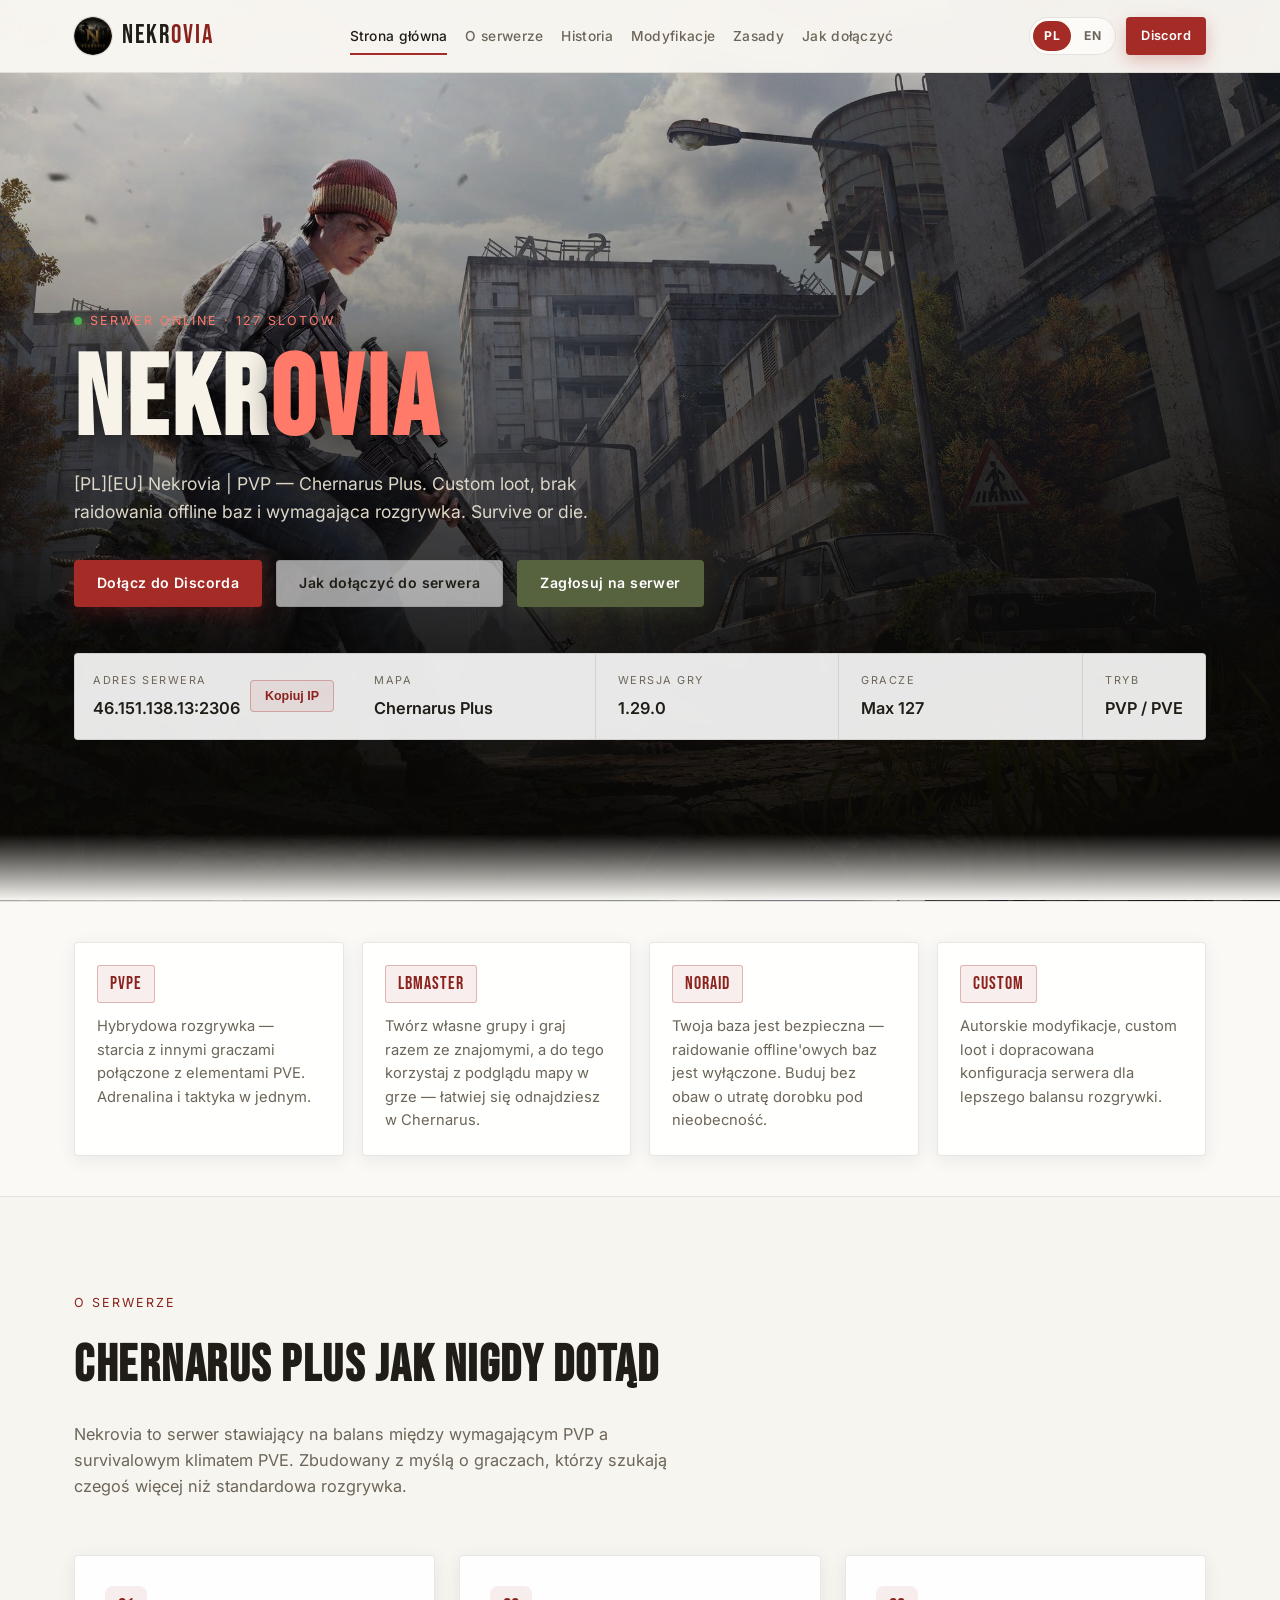
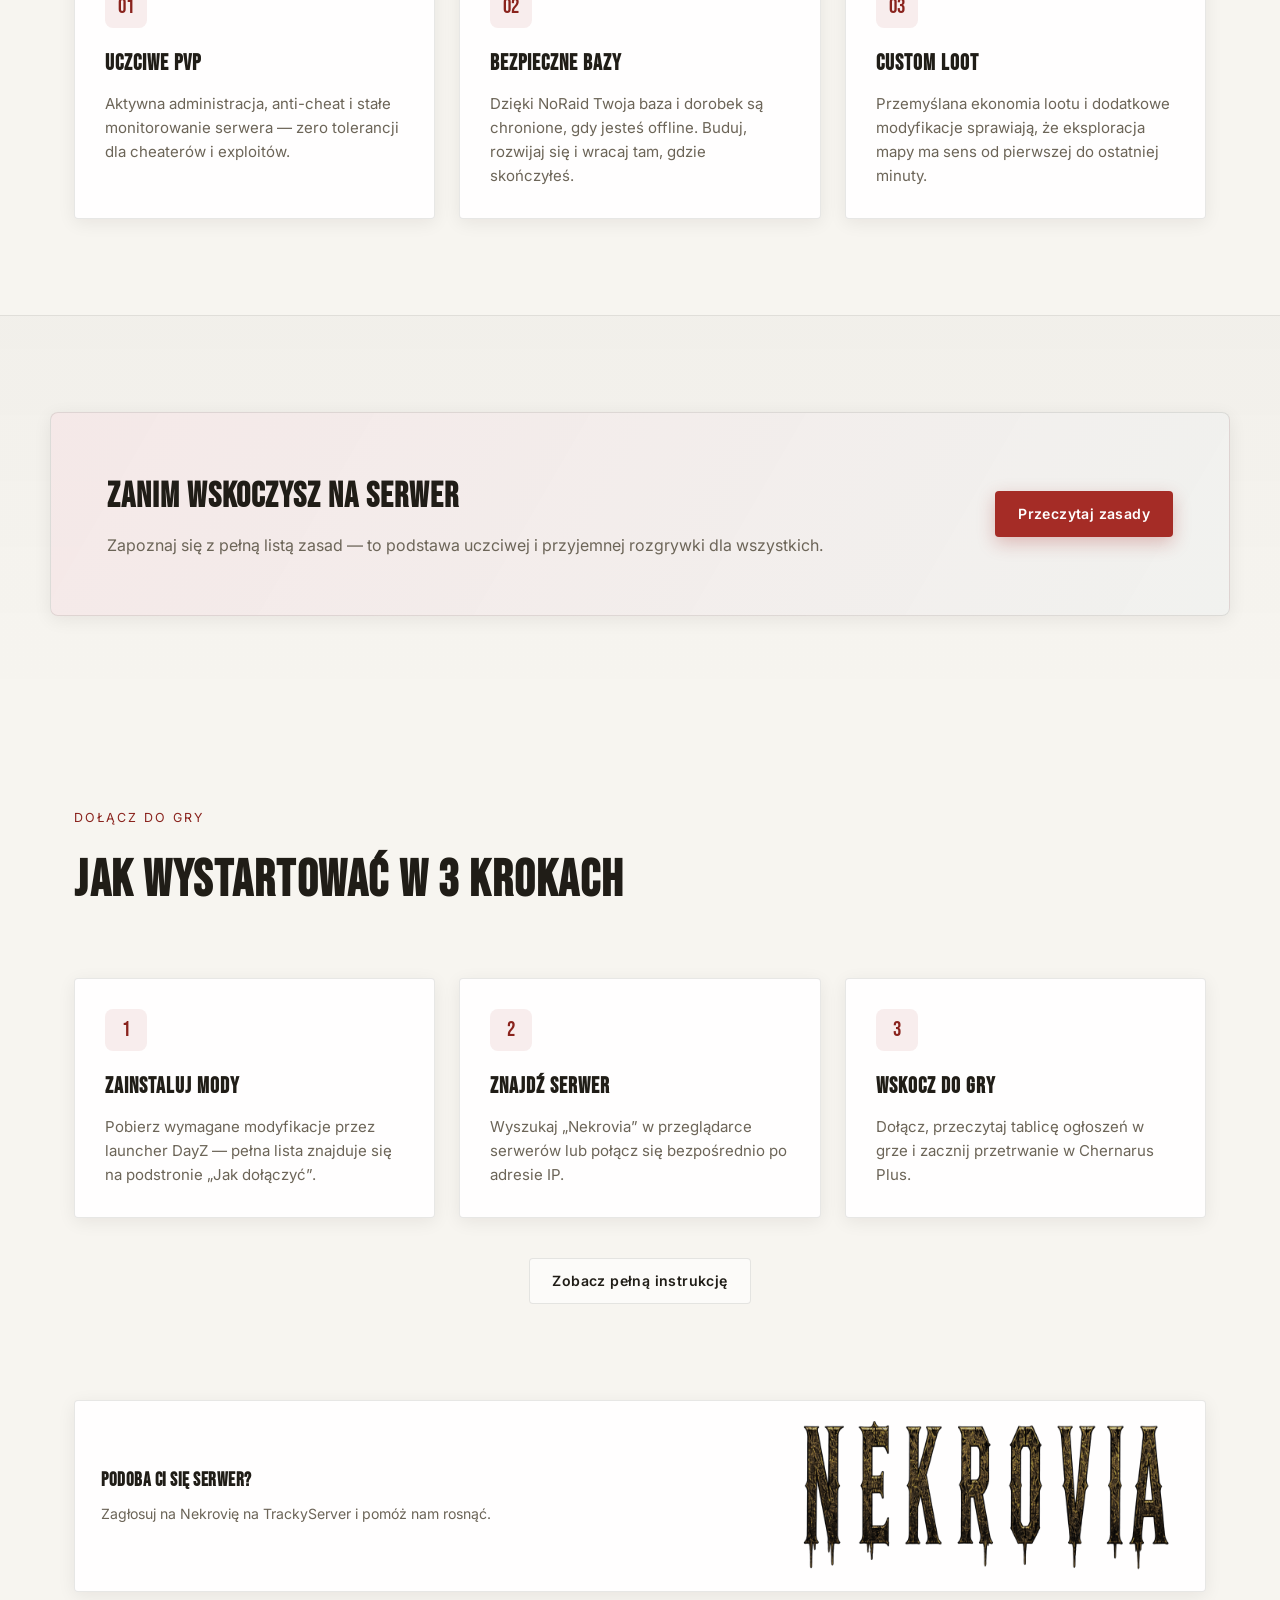
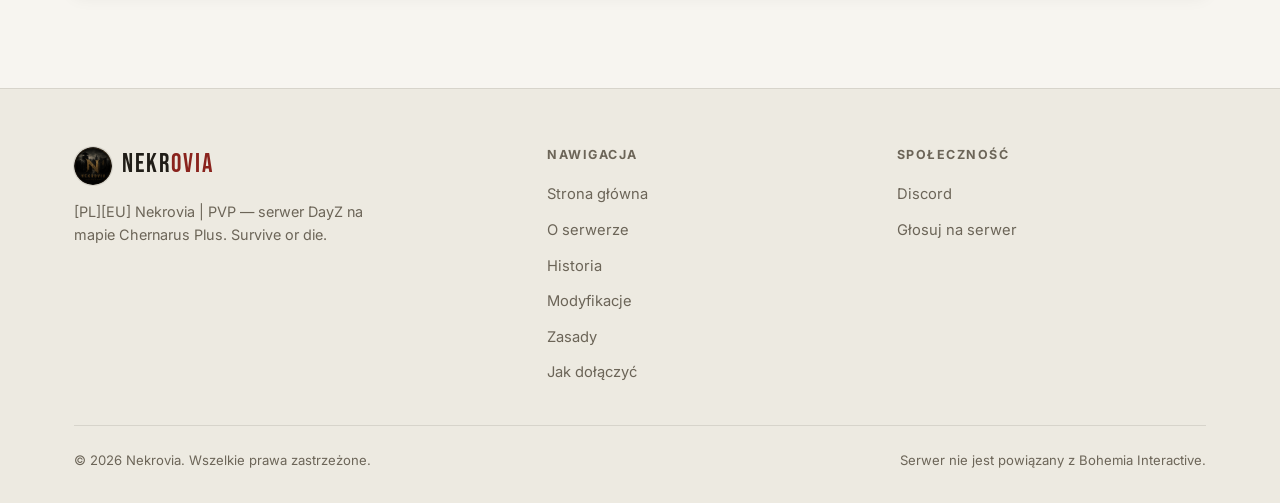
<file: index.html>
<!DOCTYPE html>
<html lang="pl">
<head>
<meta charset="UTF-8" />
<meta name="viewport" content="width=device-width, initial-scale=1.0" />
<title>Nekrovia | [PL][EU] Serwer DayZ PVP/PVE</title>
<meta name="description" content="Nekrovia — serwer DayZ PVP/PVE na mapie Chernarus Plus. NoRaid, custom loot, aktywna społeczność. Dołącz już dziś!" />
<meta name="keywords" content="dayz, dayz serwer, serwer dayz, serwer, dayz pvp, dayz pve, dayz polska, dayz pl, nekrovia, serwer nekrovia, chernarus plus, najlepszy serwer dayz, ranking serwerów dayz, dayz noraid, dayz custom loot, dayz modded, dayz survival, dayz zombie, dayz apocalypse, dayz społeczność, dayz eu, dayz europe, dayz online, dołącz do serwera dayz, dayz 2026, najlepszy serwer, najlepsze serwery dayz, serwery dayz, dayz chernarus, dayz standalone, dayz graj online" />
<link rel="canonical" href="https://nekrovia.pl/" />
<link rel="alternate" hreflang="pl" href="https://nekrovia.pl/" />
<link rel="alternate" hreflang="en" href="https://nekrovia.pl/en/" />
<link rel="alternate" hreflang="x-default" href="https://nekrovia.pl/" />
<meta property="og:type" content="website" />
<meta property="og:title" content="Nekrovia | [PL][EU] Serwer DayZ PVP/PVE" />
<meta property="og:description" content="Nekrovia — serwer DayZ PVP/PVE na mapie Chernarus Plus. NoRaid, custom loot, aktywna społeczność. Dołącz już dziś!" />
<meta property="og:url" content="https://nekrovia.pl/" />
<meta property="og:image" content="https://nekrovia.pl/images/800x300.png?v=2" />
<meta property="og:locale" content="pl_PL" />
<meta name="twitter:card" content="summary_large_image" />
<meta name="twitter:title" content="Nekrovia | [PL][EU] Serwer DayZ PVP/PVE" />
<meta name="twitter:description" content="Nekrovia — serwer DayZ PVP/PVE na mapie Chernarus Plus. NoRaid, custom loot, aktywna społeczność. Dołącz już dziś!" />
<meta name="twitter:image" content="https://nekrovia.pl/images/800x300.png?v=2" />
<link rel="icon" href="images/logo-200.png?v=2" />
<link rel="preconnect" href="https://fonts.googleapis.com">
<link rel="preconnect" href="https://fonts.gstatic.com" crossorigin>
<link href="https://fonts.googleapis.com/css2?family=Bebas+Neue&family=Inter:wght@400;500;600;700&display=swap" rel="stylesheet">
<link rel="stylesheet" href="css/style.css?v=2" />
</head>
<body>

<header class="navbar" id="navbar">
  <div class="container navbar-inner">
    <a href="index.html" class="brand"><img src="images/logo-200.png" alt="Nekrovia" class="brand-logo" /><span class="brand-text">NEKR<span>OVIA</span></span></a>
    <nav class="nav-links" id="navLinks">
      <a href="index.html" class="active">Strona główna</a>
      <a href="o-serwerze.html">O serwerze</a>
      <a href="historia.html">Historia</a>
      <a href="modyfikacje.html">Modyfikacje</a>
      <a href="zasady.html">Zasady</a>
      <a href="dolacz.html">Jak dołączyć</a>
    </nav>
    <div class="nav-cta">
      <div class="lang-switch"><a href="index.html" class="active">PL</a><a href="en/index.html">EN</a></div>
      <a href="https://discord.gg/ZZDV2uquX" target="_blank" rel="noopener" class="btn btn-primary btn-sm">Discord</a>
    </div>
    <button class="nav-toggle" id="navToggle" aria-label="Menu">
      <span></span><span></span><span></span>
    </button>
  </div>
</header>

<section class="hero">
  <div class="container hero-inner">
    <span class="hero-eyebrow">Serwer online · 127 slotów</span>
    <h1>NEKR<span>OVIA</span></h1>
    <p class="hero-sub">[PL][EU] Nekrovia | PVP — Chernarus Plus. Custom loot, brak raidowania offline baz i wymagająca rozgrywka. Survive or die.</p>

    <div class="hero-actions">
      <a href="https://discord.gg/ZZDV2uquX" target="_blank" rel="noopener" class="btn btn-primary">Dołącz do Discorda</a>
      <a href="dolacz.html" class="btn btn-outline">Jak dołączyć do serwera</a>
      <a href="https://trackyserver.com/server/3524642" target="_blank" rel="noopener" class="btn btn-olive">Zagłosuj na serwer</a>
    </div>

    <div class="status-bar">
      <div class="status-ip">
        <div>
          <div class="status-label">Adres serwera</div>
          <div class="status-value" id="serverIp">46.151.138.13:2306</div>
        </div>
        <button class="copy-btn" id="copyIpBtn" data-ip="46.151.138.13:2306">Kopiuj IP</button>
      </div>
      <div class="status-item">
        <div class="status-label">Mapa</div>
        <div class="status-value">Chernarus Plus</div>
      </div>
      <div class="status-item">
        <div class="status-label">Wersja gry</div>
        <div class="status-value">1.29.0</div>
      </div>
      <div class="status-item">
        <div class="status-label">Gracze</div>
        <div class="status-value">Max 127</div>
      </div>
      <div class="status-item">
        <div class="status-label">Tryb</div>
        <div class="status-value">PVP / PVE</div>
      </div>
    </div>
  </div>
</section>

<section class="tags-strip">
  <div class="container tags-grid">
    <div class="tag-card">
      <span class="badge">PVPe</span>
      <p>Hybrydowa rozgrywka — starcia z innymi graczami połączone z elementami PVE. Adrenalina i taktyka w jednym.</p>
    </div>
    <div class="tag-card">
      <span class="badge">LBmaster</span>
      <p>Twórz własne grupy i graj razem ze znajomymi, a do tego korzystaj z podglądu mapy w grze — łatwiej się odnajdziesz w Chernarus.</p>
    </div>
    <div class="tag-card">
      <span class="badge">NoRaid</span>
      <p>Twoja baza jest bezpieczna — raidowanie offline'owych baz jest wyłączone. Buduj bez obaw o utratę dorobku pod nieobecność.</p>
    </div>
    <div class="tag-card">
      <span class="badge">Custom</span>
      <p>Autorskie modyfikacje, custom loot i dopracowana konfiguracja serwera dla lepszego balansu rozgrywki.</p>
    </div>
  </div>
</section>

<section id="o-serwerze">
  <div class="container">
    <div class="section-head">
      <span class="eyebrow">O serwerze</span>
      <h2>Chernarus Plus jak nigdy dotąd</h2>
      <p>Nekrovia to serwer stawiający na balans między wymagającym PVP a survivalowym klimatem PVE. Zbudowany z myślą o graczach, którzy szukają czegoś więcej niż standardowa rozgrywka.</p>
    </div>

    <div class="card-grid">
      <div class="card">
        <div class="icon">01</div>
        <h3>Uczciwe PVP</h3>
        <p>Aktywna administracja, anti-cheat i stałe monitorowanie serwera — zero tolerancji dla cheaterów i exploitów.</p>
      </div>
      <div class="card">
        <div class="icon">02</div>
        <h3>Bezpieczne bazy</h3>
        <p>Dzięki NoRaid Twoja baza i dorobek są chronione, gdy jesteś offline. Buduj, rozwijaj się i wracaj tam, gdzie skończyłeś.</p>
      </div>
      <div class="card">
        <div class="icon">03</div>
        <h3>Custom loot</h3>
        <p>Przemyślana ekonomia lootu i dodatkowe modyfikacje sprawiają, że eksploracja mapy ma sens od pierwszej do ostatniej minuty.</p>
      </div>
    </div>
  </div>
</section>

<section id="zasady" style="border-top:1px solid var(--border); background:linear-gradient(180deg, rgba(20,18,14,0.025), transparent);">
  <div class="container cta-banner">
    <div>
      <h2>Zanim wskoczysz na serwer</h2>
      <p>Zapoznaj się z pełną listą zasad — to podstawa uczciwej i przyjemnej rozgrywki dla wszystkich.</p>
    </div>
    <div class="cta-actions">
      <a href="zasady.html" class="btn btn-primary">Przeczytaj zasady</a>
    </div>
  </div>
</section>

<section id="dolacz">
  <div class="container">
    <div class="section-head">
      <span class="eyebrow">Dołącz do gry</span>
      <h2>Jak wystartować w 3 krokach</h2>
    </div>

    <div class="card-grid">
      <div class="card">
        <div class="icon">1</div>
        <h3>Zainstaluj mody</h3>
        <p>Pobierz wymagane modyfikacje przez launcher DayZ — pełna lista znajduje się na podstronie „Jak dołączyć”.</p>
      </div>
      <div class="card">
        <div class="icon">2</div>
        <h3>Znajdź serwer</h3>
        <p>Wyszukaj „Nekrovia” w przeglądarce serwerów lub połącz się bezpośrednio po adresie IP.</p>
      </div>
      <div class="card">
        <div class="icon">3</div>
        <h3>Wskocz do gry</h3>
        <p>Dołącz, przeczytaj tablicę ogłoszeń w grze i zacznij przetrwanie w Chernarus Plus.</p>
      </div>
    </div>

    <div style="margin-top:40px; text-align:center;">
      <a href="dolacz.html" class="btn btn-outline">Zobacz pełną instrukcję</a>
    </div>
  </div>
</section>

<section style="padding-top:0;">
  <div class="container">
    <div class="vote-box" style="justify-content:space-between; flex-wrap:wrap;">
      <div class="vote-text">
        <b>Podoba Ci się serwer?</b>
        <span>Zagłosuj na Nekrovię na TrackyServer i pomóż nam rosnąć.</span>
      </div>
      <a href="https://trackyserver.com/server/3524642" target="_blank" rel="noopener">
        <img src="images/800x300.png?v=2" width="400" height="150" style="width:400px; max-width:100%; height:auto; border-radius:4px;" alt="Nekrovia — zagłosuj na serwer" />
      </a>
    </div>
  </div>
</section>

<footer>
  <div class="container">
    <div class="footer-grid">
      <div class="footer-brand">
        <a href="index.html" class="brand"><img src="images/logo-200.png" alt="Nekrovia" class="brand-logo" /><span class="brand-text">NEKR<span>OVIA</span></span></a>
        <p>[PL][EU] Nekrovia | PVP — serwer DayZ na mapie Chernarus Plus. Survive or die.</p>
      </div>
      <div class="footer-col">
        <h4>Nawigacja</h4>
        <ul>
          <li><a href="index.html">Strona główna</a></li>
          <li><a href="o-serwerze.html">O serwerze</a></li>
          <li><a href="historia.html">Historia</a></li>
          <li><a href="modyfikacje.html">Modyfikacje</a></li>
          <li><a href="zasady.html">Zasady</a></li>
          <li><a href="dolacz.html">Jak dołączyć</a></li>
        </ul>
      </div>
      <div class="footer-col">
        <h4>Społeczność</h4>
        <ul>
          <li><a href="https://discord.gg/ZZDV2uquX" target="_blank" rel="noopener">Discord</a></li>
          <li><a href="https://trackyserver.com/server/3524642" target="_blank" rel="noopener">Głosuj na serwer</a></li>
        </ul>
      </div>
    </div>
    <div class="footer-bottom">
      <span>© 2026 Nekrovia. Wszelkie prawa zastrzeżone.</span>
      <span>Serwer nie jest powiązany z Bohemia Interactive.</span>
    </div>
  </div>
</footer>

<script src="js/script.js"></script>
</body>
</html>
</file>
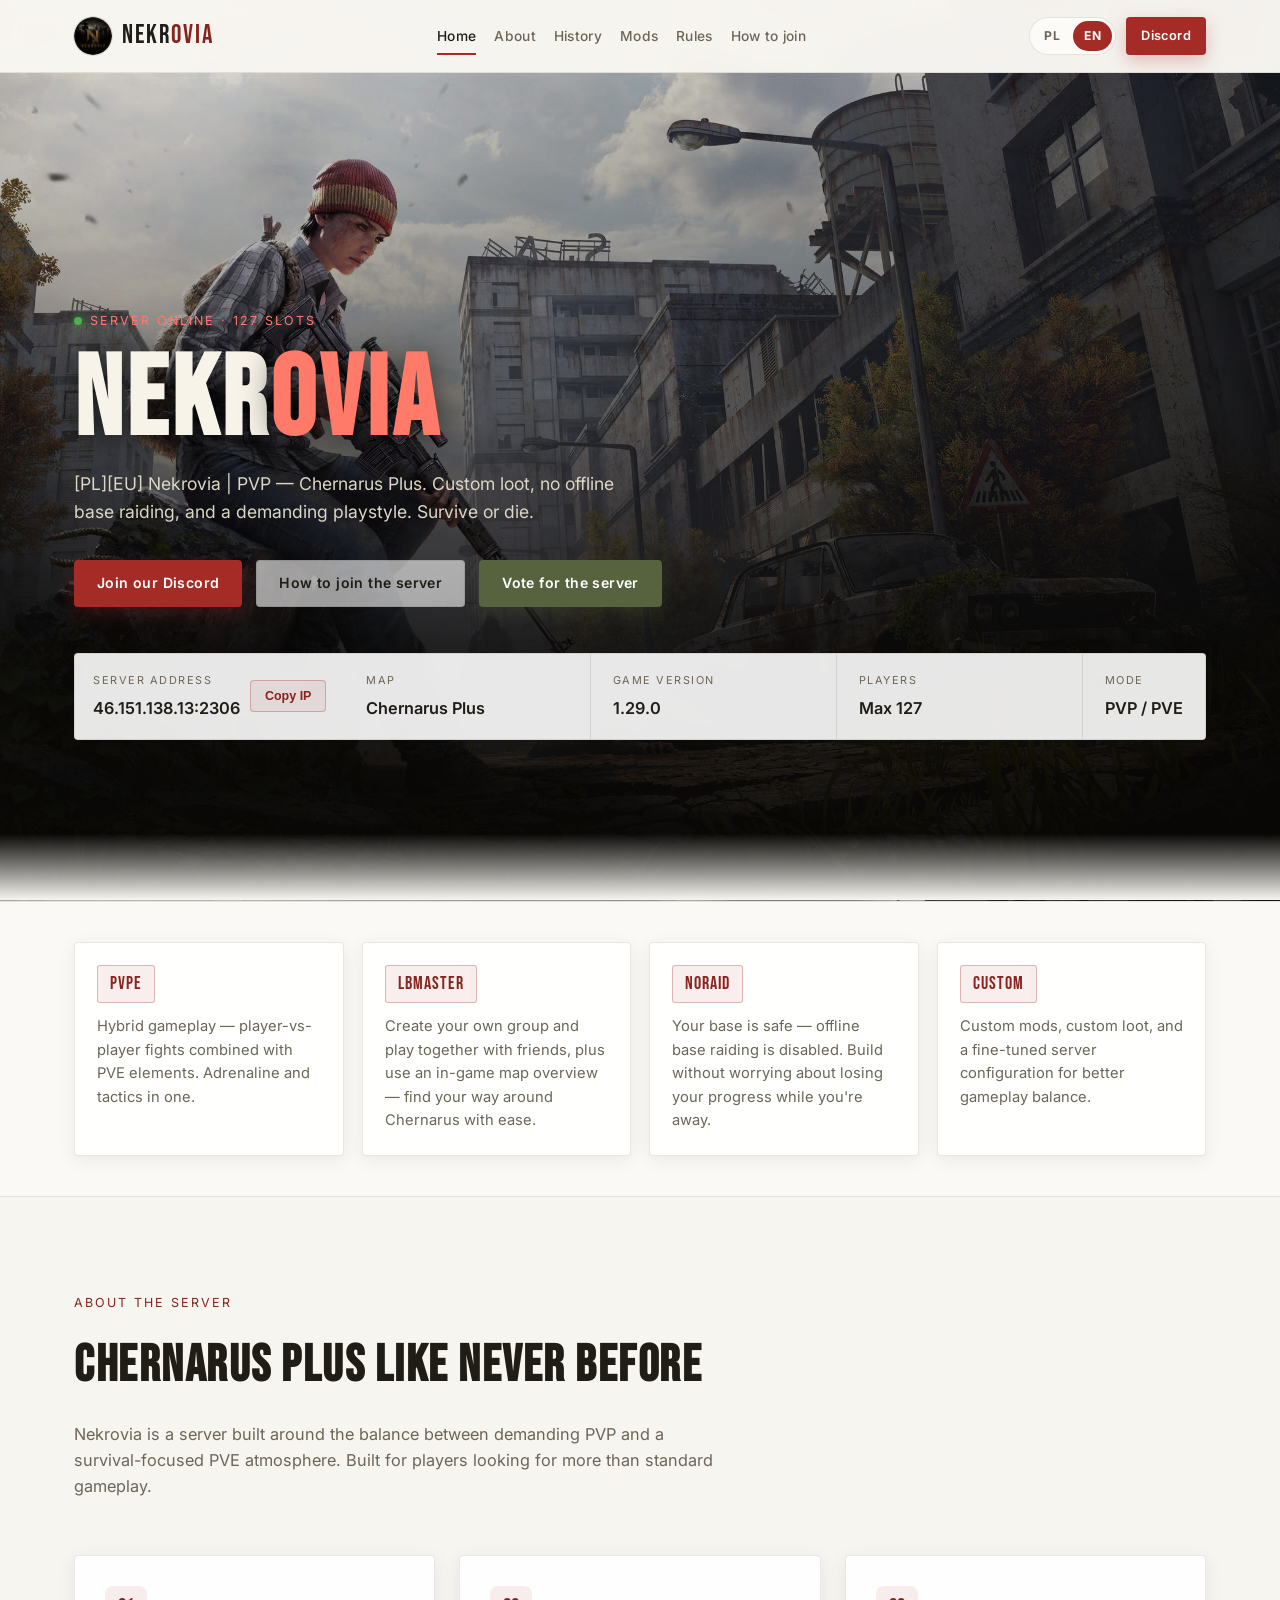
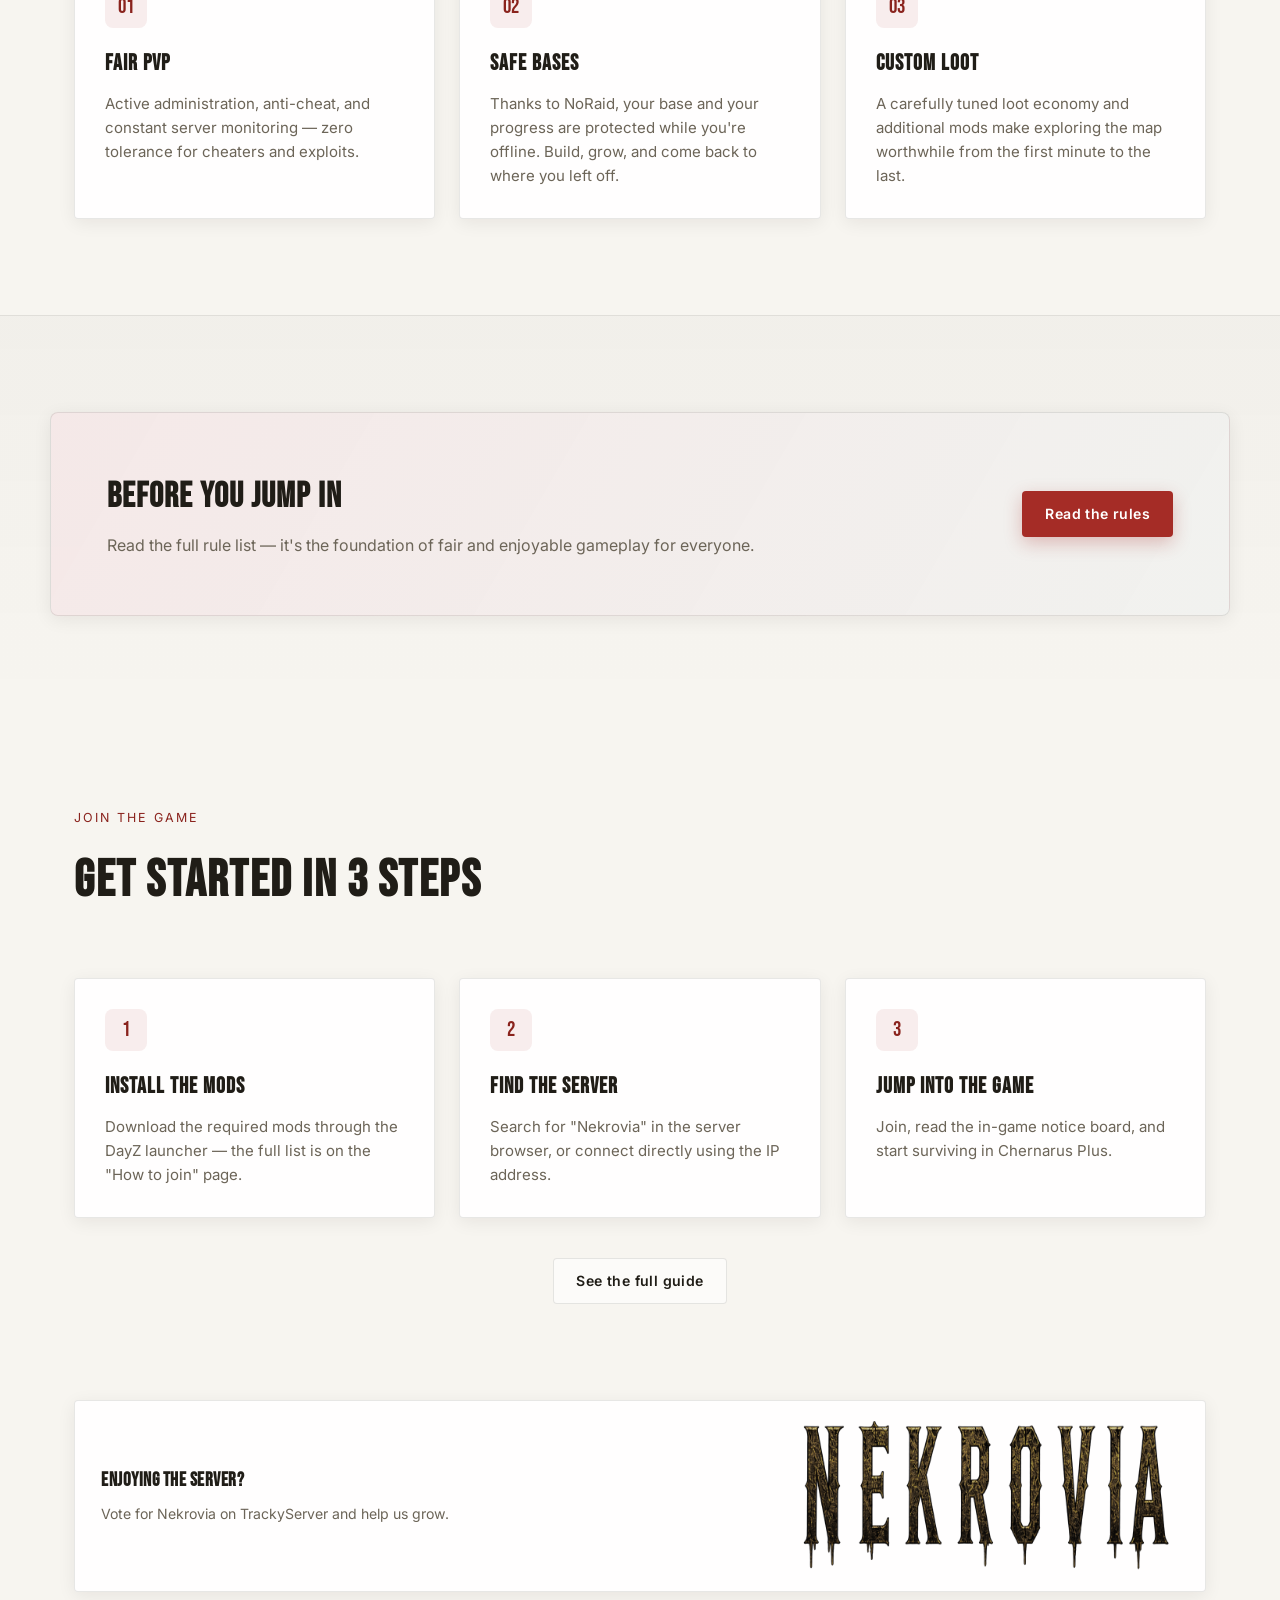
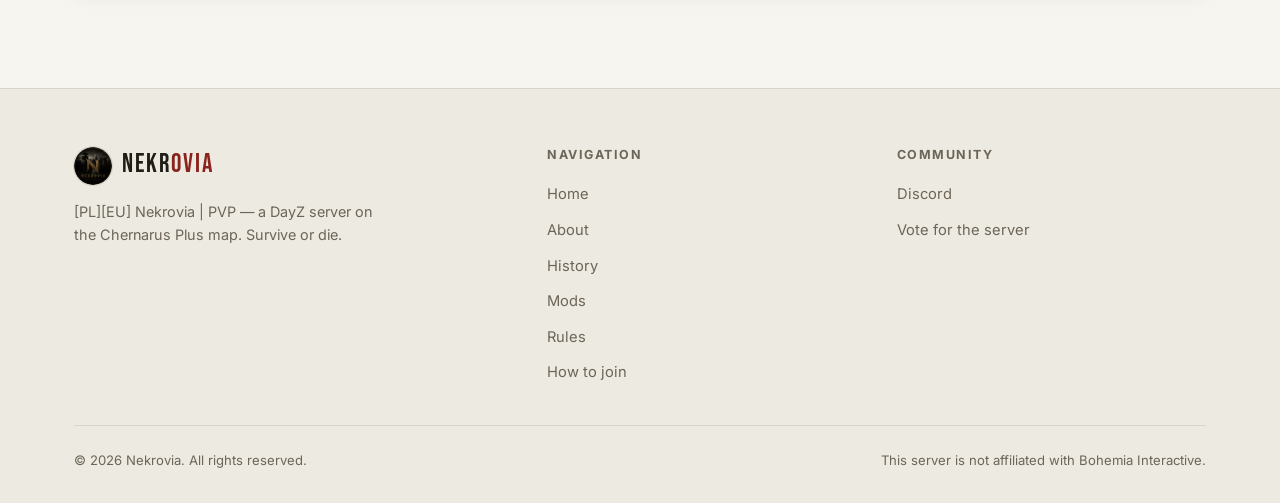
<file: en/index.html>
<!DOCTYPE html>
<html lang="en">
<head>
<meta charset="UTF-8" />
<meta name="viewport" content="width=device-width, initial-scale=1.0" />
<title>Nekrovia | [PL][EU] DayZ PVP/PVE Server</title>
<meta name="description" content="Nekrovia — a DayZ PVP/PVE server on Chernarus Plus. NoRaid, custom loot, active community. Join today!" />
<meta name="keywords" content="dayz, dayz server, dayz servers, server, dayz pvp, dayz pve, dayz eu server, nekrovia, nekrovia server, chernarus plus, best dayz server, dayz server list, dayz server ranking, dayz noraid, dayz custom loot, dayz modded server, dayz survival, dayz zombie apocalypse, dayz community, join dayz server, dayz 2026, dayz serwer, serwer dayz, dayz polska, dayz pl, nekrovia serwer, najlepszy serwer, best server, top dayz servers, dayz server list, dayz chernarus, dayz standalone, play dayz online" />
<link rel="canonical" href="https://nekrovia.pl/en/" />
<link rel="alternate" hreflang="en" href="https://nekrovia.pl/en/" />
<link rel="alternate" hreflang="pl" href="https://nekrovia.pl/" />
<link rel="alternate" hreflang="x-default" href="https://nekrovia.pl/" />
<meta property="og:type" content="website" />
<meta property="og:title" content="Nekrovia | [PL][EU] DayZ PVP/PVE Server" />
<meta property="og:description" content="Nekrovia — a DayZ PVP/PVE server on Chernarus Plus. NoRaid, custom loot, active community. Join today!" />
<meta property="og:url" content="https://nekrovia.pl/en/" />
<meta property="og:image" content="https://nekrovia.pl/images/800x300.png?v=2" />
<meta property="og:locale" content="en_US" />
<meta name="twitter:card" content="summary_large_image" />
<meta name="twitter:title" content="Nekrovia | [PL][EU] DayZ PVP/PVE Server" />
<meta name="twitter:description" content="Nekrovia — a DayZ PVP/PVE server on Chernarus Plus. NoRaid, custom loot, active community. Join today!" />
<meta name="twitter:image" content="https://nekrovia.pl/images/800x300.png?v=2" />
<link rel="icon" href="../images/logo-200.png?v=2" />
<link rel="preconnect" href="https://fonts.googleapis.com">
<link rel="preconnect" href="https://fonts.gstatic.com" crossorigin>
<link href="https://fonts.googleapis.com/css2?family=Bebas+Neue&family=Inter:wght@400;500;600;700&display=swap" rel="stylesheet">
<link rel="stylesheet" href="../css/style.css?v=2" />
</head>
<body>

<header class="navbar" id="navbar">
  <div class="container navbar-inner">
    <a href="index.html" class="brand"><img src="../images/logo-200.png" alt="Nekrovia" class="brand-logo" /><span class="brand-text">NEKR<span>OVIA</span></span></a>
    <nav class="nav-links" id="navLinks">
      <a href="index.html" class="active">Home</a>
      <a href="about.html">About</a>
      <a href="history.html">History</a>
      <a href="mods.html">Mods</a>
      <a href="rules.html">Rules</a>
      <a href="join.html">How to join</a>
    </nav>
    <div class="nav-cta">
      <div class="lang-switch"><a href="../index.html">PL</a><a href="index.html" class="active">EN</a></div>
      <a href="https://discord.gg/ZZDV2uquX" target="_blank" rel="noopener" class="btn btn-primary btn-sm">Discord</a>
    </div>
    <button class="nav-toggle" id="navToggle" aria-label="Menu">
      <span></span><span></span><span></span>
    </button>
  </div>
</header>

<section class="hero">
  <div class="container hero-inner">
    <span class="hero-eyebrow">Server online · 127 slots</span>
    <h1>NEKR<span>OVIA</span></h1>
    <p class="hero-sub">[PL][EU] Nekrovia | PVP — Chernarus Plus. Custom loot, no offline base raiding, and a demanding playstyle. Survive or die.</p>

    <div class="hero-actions">
      <a href="https://discord.gg/ZZDV2uquX" target="_blank" rel="noopener" class="btn btn-primary">Join our Discord</a>
      <a href="join.html" class="btn btn-outline">How to join the server</a>
      <a href="https://trackyserver.com/server/3524642" target="_blank" rel="noopener" class="btn btn-olive">Vote for the server</a>
    </div>

    <div class="status-bar">
      <div class="status-ip">
        <div>
          <div class="status-label">Server address</div>
          <div class="status-value" id="serverIp">46.151.138.13:2306</div>
        </div>
        <button class="copy-btn" id="copyIpBtn" data-ip="46.151.138.13:2306">Copy IP</button>
      </div>
      <div class="status-item">
        <div class="status-label">Map</div>
        <div class="status-value">Chernarus Plus</div>
      </div>
      <div class="status-item">
        <div class="status-label">Game version</div>
        <div class="status-value">1.29.0</div>
      </div>
      <div class="status-item">
        <div class="status-label">Players</div>
        <div class="status-value">Max 127</div>
      </div>
      <div class="status-item">
        <div class="status-label">Mode</div>
        <div class="status-value">PVP / PVE</div>
      </div>
    </div>
  </div>
</section>

<section class="tags-strip">
  <div class="container tags-grid">
    <div class="tag-card">
      <span class="badge">PVPe</span>
      <p>Hybrid gameplay — player-vs-player fights combined with PVE elements. Adrenaline and tactics in one.</p>
    </div>
    <div class="tag-card">
      <span class="badge">LBmaster</span>
      <p>Create your own group and play together with friends, plus use an in-game map overview — find your way around Chernarus with ease.</p>
    </div>
    <div class="tag-card">
      <span class="badge">NoRaid</span>
      <p>Your base is safe — offline base raiding is disabled. Build without worrying about losing your progress while you're away.</p>
    </div>
    <div class="tag-card">
      <span class="badge">Custom</span>
      <p>Custom mods, custom loot, and a fine-tuned server configuration for better gameplay balance.</p>
    </div>
  </div>
</section>

<section id="about">
  <div class="container">
    <div class="section-head">
      <span class="eyebrow">About the server</span>
      <h2>Chernarus Plus like never before</h2>
      <p>Nekrovia is a server built around the balance between demanding PVP and a survival-focused PVE atmosphere. Built for players looking for more than standard gameplay.</p>
    </div>

    <div class="card-grid">
      <div class="card">
        <div class="icon">01</div>
        <h3>Fair PVP</h3>
        <p>Active administration, anti-cheat, and constant server monitoring — zero tolerance for cheaters and exploits.</p>
      </div>
      <div class="card">
        <div class="icon">02</div>
        <h3>Safe bases</h3>
        <p>Thanks to NoRaid, your base and your progress are protected while you're offline. Build, grow, and come back to where you left off.</p>
      </div>
      <div class="card">
        <div class="icon">03</div>
        <h3>Custom loot</h3>
        <p>A carefully tuned loot economy and additional mods make exploring the map worthwhile from the first minute to the last.</p>
      </div>
    </div>
  </div>
</section>

<section id="rules" style="border-top:1px solid var(--border); background:linear-gradient(180deg, rgba(20,18,14,0.025), transparent);">
  <div class="container cta-banner">
    <div>
      <h2>Before you jump in</h2>
      <p>Read the full rule list — it's the foundation of fair and enjoyable gameplay for everyone.</p>
    </div>
    <div class="cta-actions">
      <a href="rules.html" class="btn btn-primary">Read the rules</a>
    </div>
  </div>
</section>

<section id="join">
  <div class="container">
    <div class="section-head">
      <span class="eyebrow">Join the game</span>
      <h2>Get started in 3 steps</h2>
    </div>

    <div class="card-grid">
      <div class="card">
        <div class="icon">1</div>
        <h3>Install the mods</h3>
        <p>Download the required mods through the DayZ launcher — the full list is on the "How to join" page.</p>
      </div>
      <div class="card">
        <div class="icon">2</div>
        <h3>Find the server</h3>
        <p>Search for "Nekrovia" in the server browser, or connect directly using the IP address.</p>
      </div>
      <div class="card">
        <div class="icon">3</div>
        <h3>Jump into the game</h3>
        <p>Join, read the in-game notice board, and start surviving in Chernarus Plus.</p>
      </div>
    </div>

    <div style="margin-top:40px; text-align:center;">
      <a href="join.html" class="btn btn-outline">See the full guide</a>
    </div>
  </div>
</section>

<section style="padding-top:0;">
  <div class="container">
    <div class="vote-box" style="justify-content:space-between; flex-wrap:wrap;">
      <div class="vote-text">
        <b>Enjoying the server?</b>
        <span>Vote for Nekrovia on TrackyServer and help us grow.</span>
      </div>
      <a href="https://trackyserver.com/server/3524642" target="_blank" rel="noopener">
        <img src="../images/800x300.png?v=2" width="400" height="150" style="width:400px; max-width:100%; height:auto; border-radius:4px;" alt="Nekrovia — vote for the server" />
      </a>
    </div>
  </div>
</section>

<footer>
  <div class="container">
    <div class="footer-grid">
      <div class="footer-brand">
        <a href="index.html" class="brand"><img src="../images/logo-200.png" alt="Nekrovia" class="brand-logo" /><span class="brand-text">NEKR<span>OVIA</span></span></a>
        <p>[PL][EU] Nekrovia | PVP — a DayZ server on the Chernarus Plus map. Survive or die.</p>
      </div>
      <div class="footer-col">
        <h4>Navigation</h4>
        <ul>
          <li><a href="index.html">Home</a></li>
          <li><a href="about.html">About</a></li>
          <li><a href="history.html">History</a></li>
          <li><a href="mods.html">Mods</a></li>
          <li><a href="rules.html">Rules</a></li>
          <li><a href="join.html">How to join</a></li>
        </ul>
      </div>
      <div class="footer-col">
        <h4>Community</h4>
        <ul>
          <li><a href="https://discord.gg/ZZDV2uquX" target="_blank" rel="noopener">Discord</a></li>
          <li><a href="https://trackyserver.com/server/3524642" target="_blank" rel="noopener">Vote for the server</a></li>
        </ul>
      </div>
    </div>
    <div class="footer-bottom">
      <span>© 2026 Nekrovia. All rights reserved.</span>
      <span>This server is not affiliated with Bohemia Interactive.</span>
    </div>
  </div>
</footer>

<script src="../js/script.js"></script>
</body>
</html>
</file>
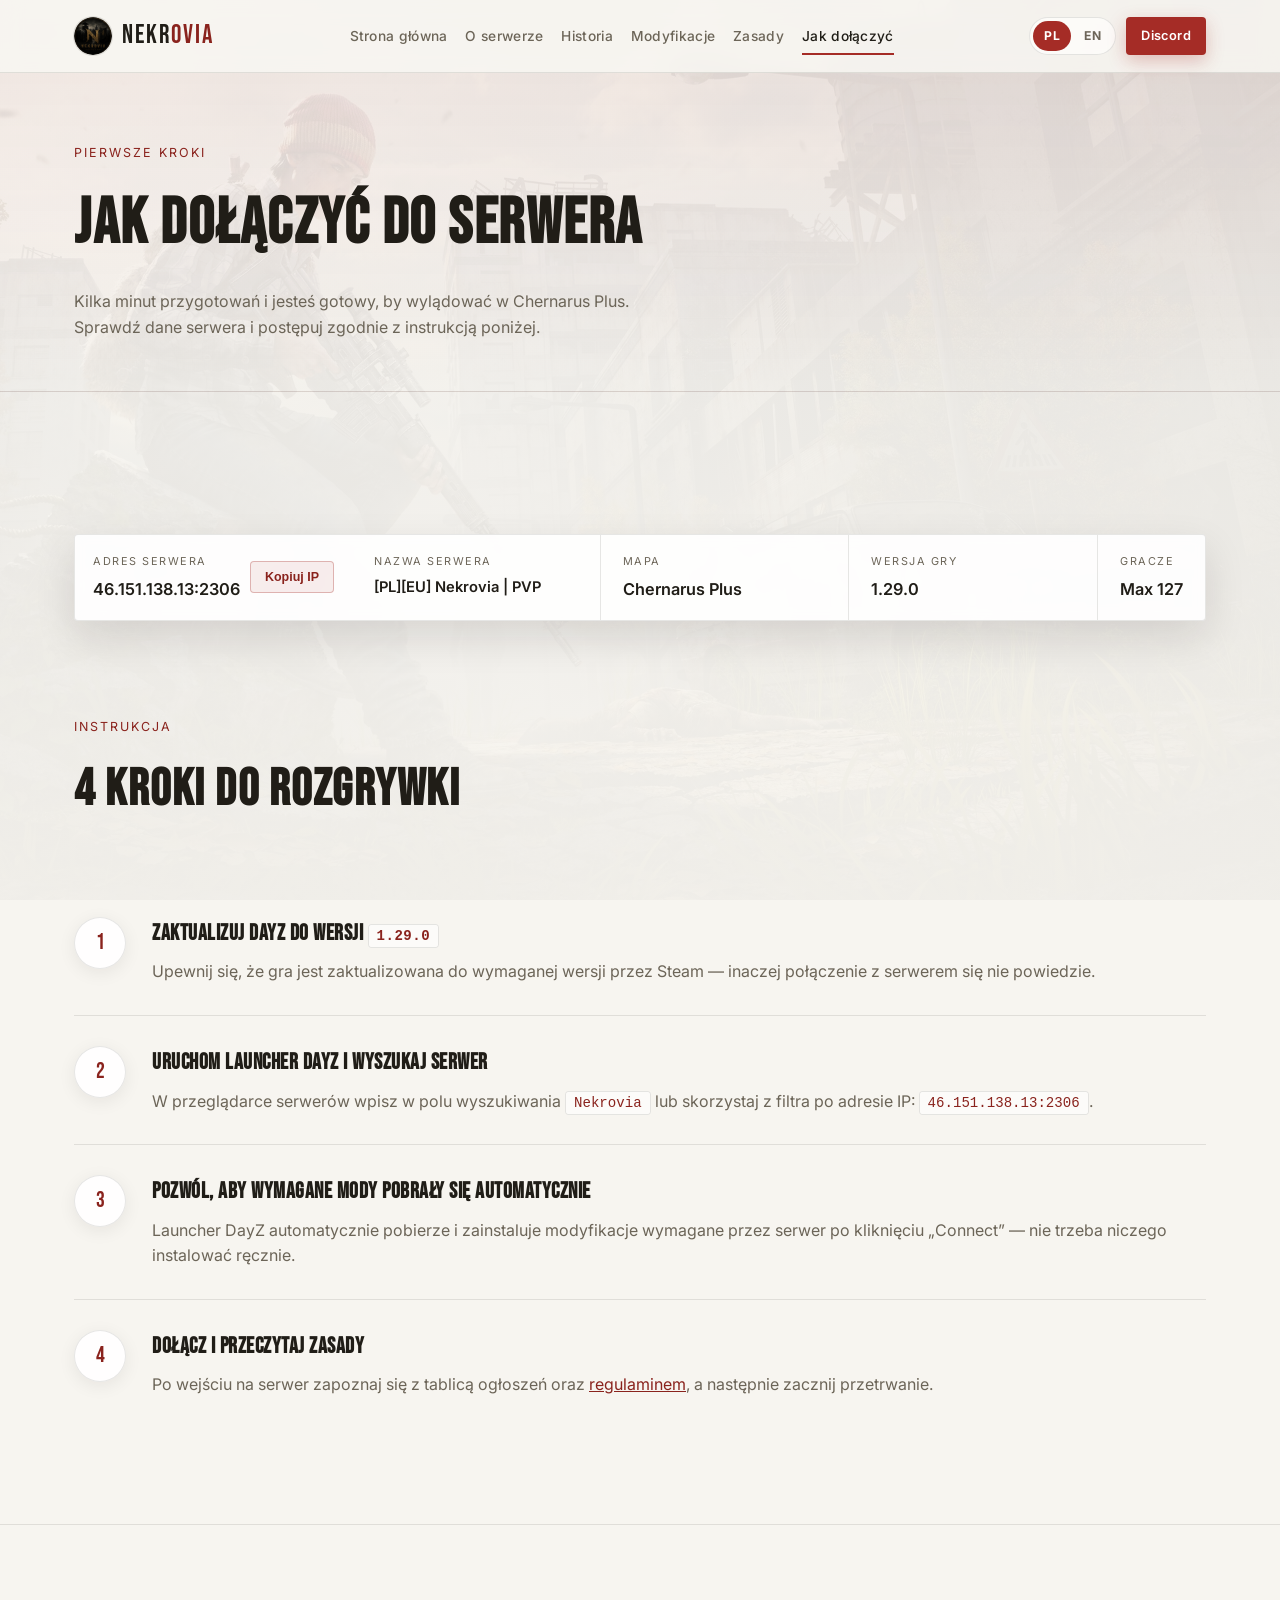
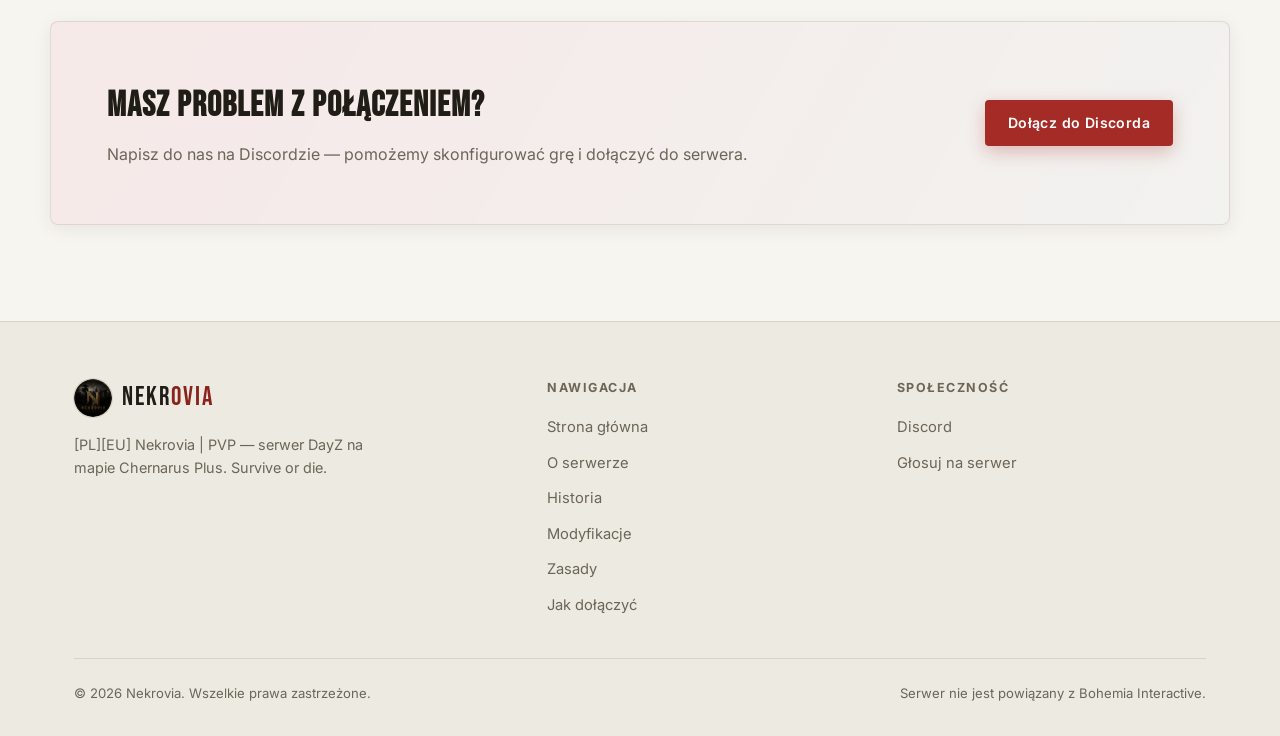
<file: dolacz.html>
<!DOCTYPE html>
<html lang="pl">
<head>
<meta charset="UTF-8" />
<meta name="viewport" content="width=device-width, initial-scale=1.0" />
<title>Jak dołączyć | Nekrovia</title>
<meta name="description" content="Instrukcja dołączenia do serwera DayZ Nekrovia — adres IP, wymagana wersja gry i kroki połączenia." />
<meta name="keywords" content="dayz, dayz serwer, serwer dayz, serwer, jak dołączyć do serwera dayz, ip serwera dayz, nekrovia, serwer nekrovia, dayz połączenie, dayz wersja gry, dayz polska, dayz eu, najlepszy serwer, najlepsze serwery dayz, serwery dayz, dayz chernarus, dayz standalone" />
<link rel="canonical" href="https://nekrovia.pl/dolacz.html" />
<link rel="alternate" hreflang="pl" href="https://nekrovia.pl/dolacz.html" />
<link rel="alternate" hreflang="en" href="https://nekrovia.pl/en/join.html" />
<link rel="alternate" hreflang="x-default" href="https://nekrovia.pl/dolacz.html" />
<meta property="og:type" content="website" />
<meta property="og:title" content="Jak dołączyć | Nekrovia" />
<meta property="og:description" content="Instrukcja dołączenia do serwera DayZ Nekrovia — adres IP, wymagana wersja gry i kroki połączenia." />
<meta property="og:url" content="https://nekrovia.pl/dolacz.html" />
<meta property="og:image" content="https://nekrovia.pl/images/800x300.png?v=2" />
<meta property="og:locale" content="pl_PL" />
<meta name="twitter:card" content="summary_large_image" />
<meta name="twitter:title" content="Jak dołączyć | Nekrovia" />
<meta name="twitter:description" content="Instrukcja dołączenia do serwera DayZ Nekrovia — adres IP, wymagana wersja gry i kroki połączenia." />
<meta name="twitter:image" content="https://nekrovia.pl/images/800x300.png?v=2" />
<link rel="icon" href="images/logo-200.png?v=2" />
<link rel="preconnect" href="https://fonts.googleapis.com">
<link rel="preconnect" href="https://fonts.gstatic.com" crossorigin>
<link href="https://fonts.googleapis.com/css2?family=Bebas+Neue&family=Inter:wght@400;500;600;700&display=swap" rel="stylesheet">
<link rel="stylesheet" href="css/style.css?v=2" />
</head>
<body>

<header class="navbar" id="navbar">
  <div class="container navbar-inner">
    <a href="index.html" class="brand"><img src="images/logo-200.png" alt="Nekrovia" class="brand-logo" /><span class="brand-text">NEKR<span>OVIA</span></span></a>
    <nav class="nav-links" id="navLinks">
      <a href="index.html">Strona główna</a>
      <a href="o-serwerze.html">O serwerze</a>
      <a href="historia.html">Historia</a>
      <a href="modyfikacje.html">Modyfikacje</a>
      <a href="zasady.html">Zasady</a>
      <a href="dolacz.html" class="active">Jak dołączyć</a>
    </nav>
    <div class="nav-cta">
      <div class="lang-switch"><a href="dolacz.html" class="active">PL</a><a href="en/join.html">EN</a></div>
      <a href="https://discord.gg/ZZDV2uquX" target="_blank" rel="noopener" class="btn btn-primary btn-sm">Discord</a>
    </div>
    <button class="nav-toggle" id="navToggle" aria-label="Menu">
      <span></span><span></span><span></span>
    </button>
  </div>
</header>

<section class="page-hero">
  <div class="container">
    <span class="eyebrow">Pierwsze kroki</span>
    <h1>Jak dołączyć do serwera</h1>
    <p>Kilka minut przygotowań i jesteś gotowy, by wylądować w Chernarus Plus. Sprawdź dane serwera i postępuj zgodnie z instrukcją poniżej.</p>
  </div>
</section>

<section style="padding-bottom:0;">
  <div class="container">
    <div class="status-bar">
      <div class="status-ip">
        <div>
          <div class="status-label">Adres serwera</div>
          <div class="status-value" id="serverIp">46.151.138.13:2306</div>
        </div>
        <button class="copy-btn" id="copyIpBtn" data-ip="46.151.138.13:2306">Kopiuj IP</button>
      </div>
      <div class="status-item">
        <div class="status-label">Nazwa serwera</div>
        <div class="status-value" style="font-size:0.92rem;">[PL][EU] Nekrovia | PVP</div>
      </div>
      <div class="status-item">
        <div class="status-label">Mapa</div>
        <div class="status-value">Chernarus Plus</div>
      </div>
      <div class="status-item">
        <div class="status-label">Wersja gry</div>
        <div class="status-value">1.29.0</div>
      </div>
      <div class="status-item">
        <div class="status-label">Gracze</div>
        <div class="status-value">Max 127</div>
      </div>
    </div>
  </div>
</section>

<section>
  <div class="container">
    <div class="section-head">
      <span class="eyebrow">Instrukcja</span>
      <h2>4 kroki do rozgrywki</h2>
    </div>

    <div class="steps">
      <div class="step">
        <div class="step-num">1</div>
        <div class="step-content">
          <h3>Zaktualizuj DayZ do wersji <code>1.29.0</code></h3>
          <p>Upewnij się, że gra jest zaktualizowana do wymaganej wersji przez Steam — inaczej połączenie z serwerem się nie powiedzie.</p>
        </div>
      </div>
      <div class="step">
        <div class="step-num">2</div>
        <div class="step-content">
          <h3>Uruchom launcher DayZ i wyszukaj serwer</h3>
          <p>W przeglądarce serwerów wpisz w polu wyszukiwania <code>Nekrovia</code> lub skorzystaj z filtra po adresie IP: <code>46.151.138.13:2306</code>.</p>
        </div>
      </div>
      <div class="step">
        <div class="step-num">3</div>
        <div class="step-content">
          <h3>Pozwól, aby wymagane mody pobrały się automatycznie</h3>
          <p>Launcher DayZ automatycznie pobierze i zainstaluje modyfikacje wymagane przez serwer po kliknięciu „Connect” — nie trzeba niczego instalować ręcznie.</p>
        </div>
      </div>
      <div class="step">
        <div class="step-num">4</div>
        <div class="step-content">
          <h3>Dołącz i przeczytaj zasady</h3>
          <p>Po wejściu na serwer zapoznaj się z tablicą ogłoszeń oraz <a href="zasady.html" style="color:var(--accent-light); text-decoration:underline;">regulaminem</a>, a następnie zacznij przetrwanie.</p>
        </div>
      </div>
    </div>
  </div>
</section>

<section style="border-top:1px solid var(--border);">
  <div class="container cta-banner">
    <div>
      <h2>Masz problem z połączeniem?</h2>
      <p>Napisz do nas na Discordzie — pomożemy skonfigurować grę i dołączyć do serwera.</p>
    </div>
    <div class="cta-actions">
      <a href="https://discord.gg/ZZDV2uquX" target="_blank" rel="noopener" class="btn btn-primary">Dołącz do Discorda</a>
    </div>
  </div>
</section>

<footer>
  <div class="container">
    <div class="footer-grid">
      <div class="footer-brand">
        <a href="index.html" class="brand"><img src="images/logo-200.png" alt="Nekrovia" class="brand-logo" /><span class="brand-text">NEKR<span>OVIA</span></span></a>
        <p>[PL][EU] Nekrovia | PVP — serwer DayZ na mapie Chernarus Plus. Survive or die.</p>
      </div>
      <div class="footer-col">
        <h4>Nawigacja</h4>
        <ul>
          <li><a href="index.html">Strona główna</a></li>
          <li><a href="o-serwerze.html">O serwerze</a></li>
          <li><a href="historia.html">Historia</a></li>
          <li><a href="modyfikacje.html">Modyfikacje</a></li>
          <li><a href="zasady.html">Zasady</a></li>
          <li><a href="dolacz.html">Jak dołączyć</a></li>
        </ul>
      </div>
      <div class="footer-col">
        <h4>Społeczność</h4>
        <ul>
          <li><a href="https://discord.gg/ZZDV2uquX" target="_blank" rel="noopener">Discord</a></li>
          <li><a href="https://trackyserver.com/server/3524642" target="_blank" rel="noopener">Głosuj na serwer</a></li>
        </ul>
      </div>
    </div>
    <div class="footer-bottom">
      <span>© 2026 Nekrovia. Wszelkie prawa zastrzeżone.</span>
      <span>Serwer nie jest powiązany z Bohemia Interactive.</span>
    </div>
  </div>
</footer>

<script src="js/script.js"></script>
</body>
</html>
</file>
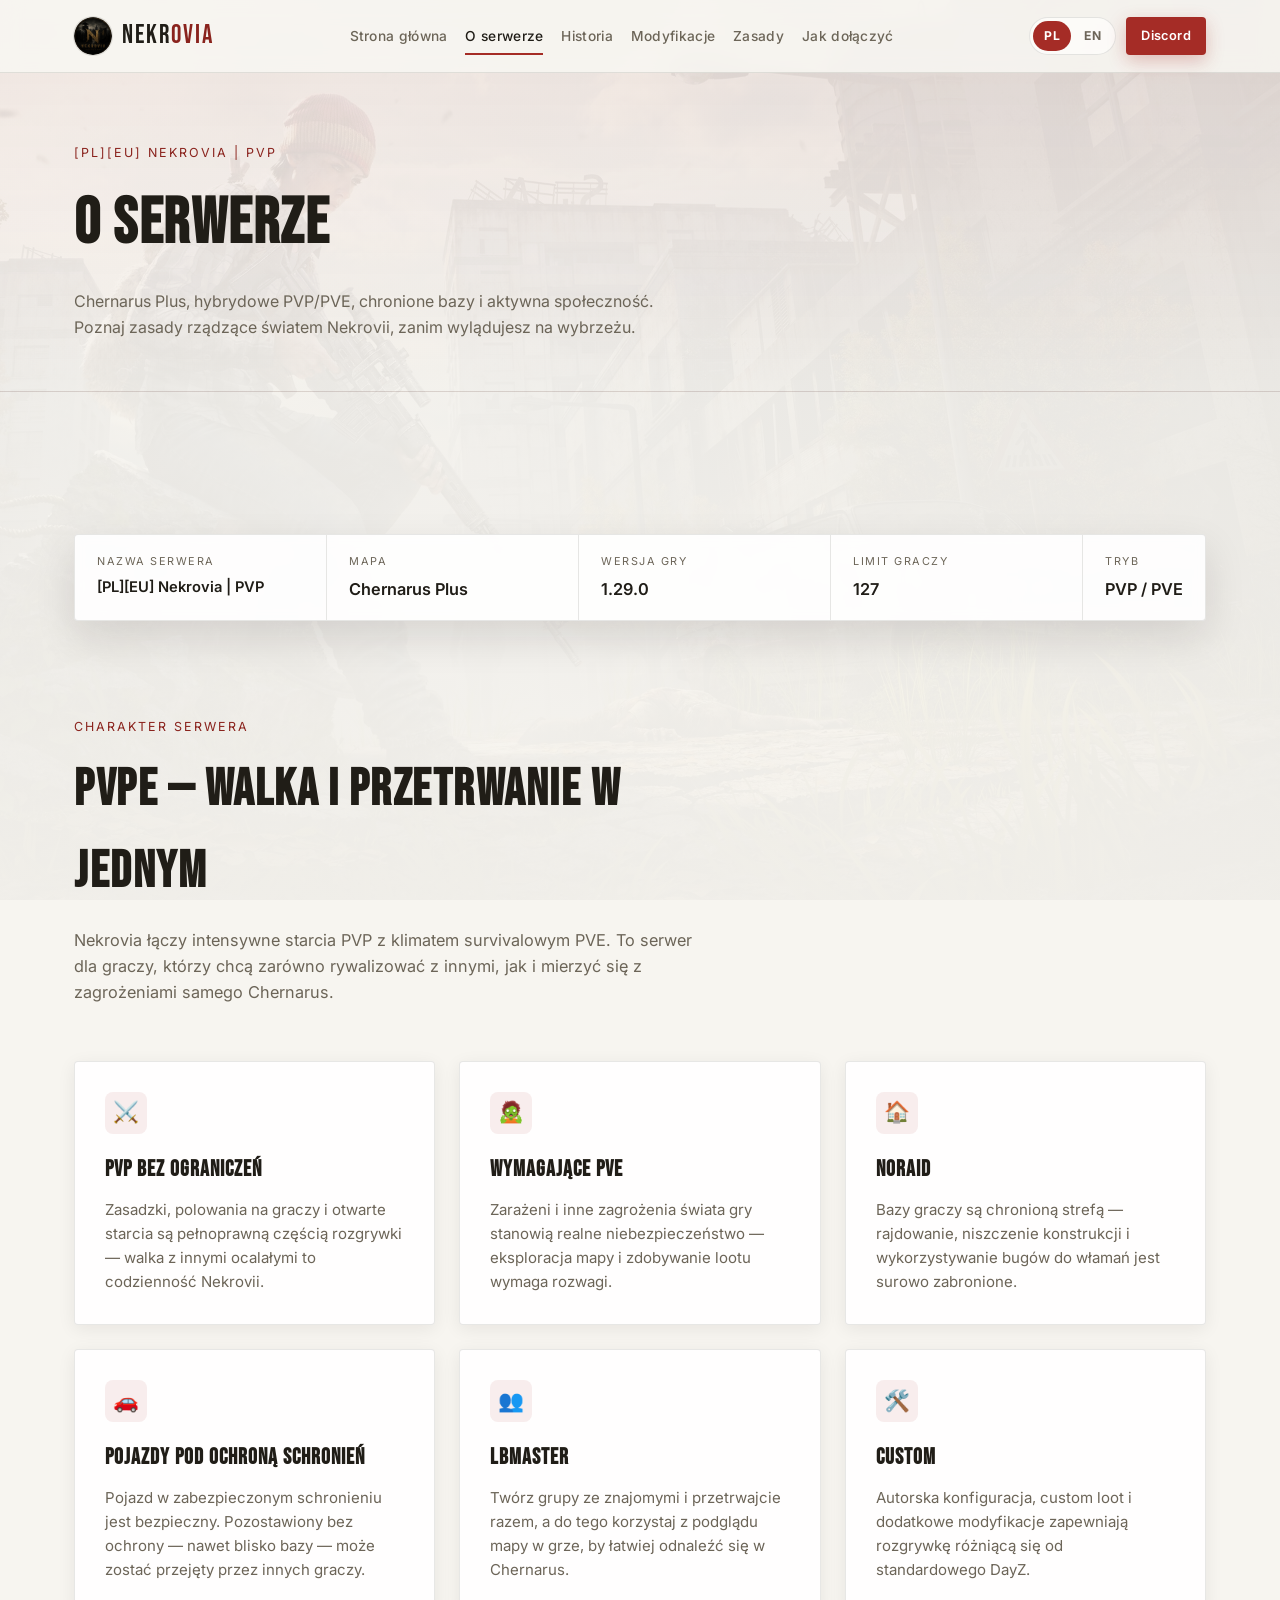
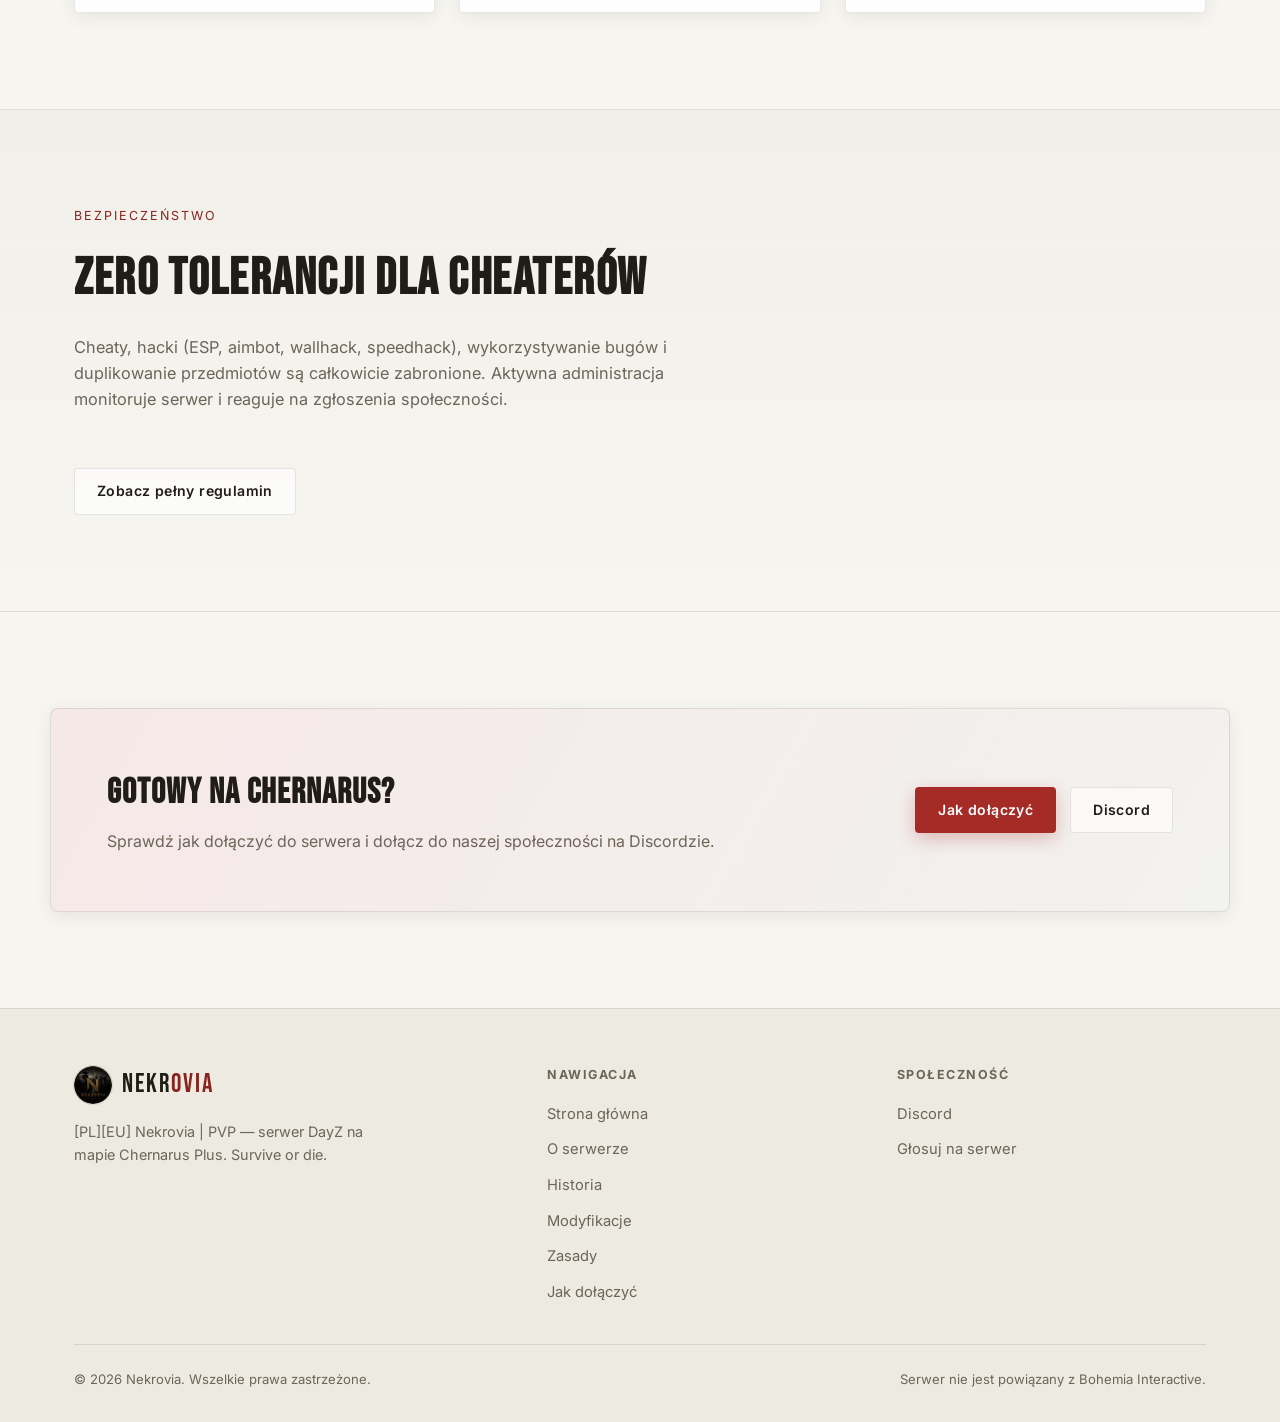
<file: o-serwerze.html>
<!DOCTYPE html>
<html lang="pl">
<head>
<meta charset="UTF-8" />
<meta name="viewport" content="width=device-width, initial-scale=1.0" />
<title>O serwerze | Nekrovia</title>
<meta name="description" content="Poznaj serwer DayZ Nekrovia — PVP/PVE na mapie Chernarus Plus, NoRaid, custom loot i aktywna administracja." />
<meta name="keywords" content="dayz, dayz serwer, serwer dayz, serwer, o serwerze dayz, dayz pvp, dayz pve, nekrovia, serwer nekrovia, chernarus plus, najlepszy serwer dayz, dayz noraid, dayz custom loot, dayz modded, dayz administracja, dayz społeczność, dayz eu, dayz polska, najlepszy serwer, najlepsze serwery dayz, serwery dayz, ranking serwerów dayz, dayz chernarus, dayz standalone" />
<link rel="canonical" href="https://nekrovia.pl/o-serwerze.html" />
<link rel="alternate" hreflang="pl" href="https://nekrovia.pl/o-serwerze.html" />
<link rel="alternate" hreflang="en" href="https://nekrovia.pl/en/about.html" />
<link rel="alternate" hreflang="x-default" href="https://nekrovia.pl/o-serwerze.html" />
<meta property="og:type" content="website" />
<meta property="og:title" content="O serwerze | Nekrovia" />
<meta property="og:description" content="Poznaj serwer DayZ Nekrovia — PVP/PVE na mapie Chernarus Plus, NoRaid, custom loot i aktywna administracja." />
<meta property="og:url" content="https://nekrovia.pl/o-serwerze.html" />
<meta property="og:image" content="https://nekrovia.pl/images/800x300.png?v=2" />
<meta property="og:locale" content="pl_PL" />
<meta name="twitter:card" content="summary_large_image" />
<meta name="twitter:title" content="O serwerze | Nekrovia" />
<meta name="twitter:description" content="Poznaj serwer DayZ Nekrovia — PVP/PVE na mapie Chernarus Plus, NoRaid, custom loot i aktywna administracja." />
<meta name="twitter:image" content="https://nekrovia.pl/images/800x300.png?v=2" />
<link rel="icon" href="images/logo-200.png?v=2" />
<link rel="preconnect" href="https://fonts.googleapis.com">
<link rel="preconnect" href="https://fonts.gstatic.com" crossorigin>
<link href="https://fonts.googleapis.com/css2?family=Bebas+Neue&family=Inter:wght@400;500;600;700&display=swap" rel="stylesheet">
<link rel="stylesheet" href="css/style.css?v=2" />
</head>
<body>

<header class="navbar" id="navbar">
  <div class="container navbar-inner">
    <a href="index.html" class="brand"><img src="images/logo-200.png" alt="Nekrovia" class="brand-logo" /><span class="brand-text">NEKR<span>OVIA</span></span></a>
    <nav class="nav-links" id="navLinks">
      <a href="index.html">Strona główna</a>
      <a href="o-serwerze.html" class="active">O serwerze</a>
      <a href="historia.html">Historia</a>
      <a href="modyfikacje.html">Modyfikacje</a>
      <a href="zasady.html">Zasady</a>
      <a href="dolacz.html">Jak dołączyć</a>
    </nav>
    <div class="nav-cta">
      <div class="lang-switch"><a href="o-serwerze.html" class="active">PL</a><a href="en/about.html">EN</a></div>
      <a href="https://discord.gg/ZZDV2uquX" target="_blank" rel="noopener" class="btn btn-primary btn-sm">Discord</a>
    </div>
    <button class="nav-toggle" id="navToggle" aria-label="Menu">
      <span></span><span></span><span></span>
    </button>
  </div>
</header>

<section class="page-hero">
  <div class="container">
    <span class="eyebrow">[PL][EU] Nekrovia | PVP</span>
    <h1>O serwerze</h1>
    <p>Chernarus Plus, hybrydowe PVP/PVE, chronione bazy i aktywna społeczność. Poznaj zasady rządzące światem Nekrovii, zanim wylądujesz na wybrzeżu.</p>
  </div>
</section>

<section style="padding-bottom:0;">
  <div class="container">
    <div class="status-bar">
      <div class="status-item" style="border-right:1px solid var(--border);">
        <div class="status-label">Nazwa serwera</div>
        <div class="status-value" style="font-size:0.92rem;">[PL][EU] Nekrovia | PVP</div>
      </div>
      <div class="status-item">
        <div class="status-label">Mapa</div>
        <div class="status-value">Chernarus Plus</div>
      </div>
      <div class="status-item">
        <div class="status-label">Wersja gry</div>
        <div class="status-value">1.29.0</div>
      </div>
      <div class="status-item">
        <div class="status-label">Limit graczy</div>
        <div class="status-value">127</div>
      </div>
      <div class="status-item">
        <div class="status-label">Tryb</div>
        <div class="status-value">PVP / PVE</div>
      </div>
    </div>
  </div>
</section>

<section>
  <div class="container">
    <div class="section-head">
      <span class="eyebrow">Charakter serwera</span>
      <h2>PVPe — walka i przetrwanie w jednym</h2>
      <p>Nekrovia łączy intensywne starcia PVP z klimatem survivalowym PVE. To serwer dla graczy, którzy chcą zarówno rywalizować z innymi, jak i mierzyć się z zagrożeniami samego Chernarus.</p>
    </div>

    <div class="card-grid">
      <div class="card">
        <div class="icon">⚔️</div>
        <h3>PVP bez ograniczeń</h3>
        <p>Zasadzki, polowania na graczy i otwarte starcia są pełnoprawną częścią rozgrywki — walka z innymi ocalałymi to codzienność Nekrovii.</p>
      </div>
      <div class="card">
        <div class="icon">🧟</div>
        <h3>Wymagające PVE</h3>
        <p>Zarażeni i inne zagrożenia świata gry stanowią realne niebezpieczeństwo — eksploracja mapy i zdobywanie lootu wymaga rozwagi.</p>
      </div>
      <div class="card">
        <div class="icon">🏠</div>
        <h3>NoRaid</h3>
        <p>Bazy graczy są chronioną strefą — rajdowanie, niszczenie konstrukcji i wykorzystywanie bugów do włamań jest surowo zabronione.</p>
      </div>
      <div class="card">
        <div class="icon">🚗</div>
        <h3>Pojazdy pod ochroną schronień</h3>
        <p>Pojazd w zabezpieczonym schronieniu jest bezpieczny. Pozostawiony bez ochrony — nawet blisko bazy — może zostać przejęty przez innych graczy.</p>
      </div>
      <div class="card">
        <div class="icon">👥</div>
        <h3>LBmaster</h3>
        <p>Twórz grupy ze znajomymi i przetrwajcie razem, a do tego korzystaj z podglądu mapy w grze, by łatwiej odnaleźć się w Chernarus.</p>
      </div>
      <div class="card">
        <div class="icon">🛠️</div>
        <h3>Custom</h3>
        <p>Autorska konfiguracja, custom loot i dodatkowe modyfikacje zapewniają rozgrywkę różniącą się od standardowego DayZ.</p>
      </div>
    </div>
  </div>
</section>

<section style="border-top:1px solid var(--border); background:linear-gradient(180deg, rgba(20,18,14,0.025), transparent);">
  <div class="container">
    <div class="section-head">
      <span class="eyebrow">Bezpieczeństwo</span>
      <h2>Zero tolerancji dla cheaterów</h2>
      <p>Cheaty, hacki (ESP, aimbot, wallhack, speedhack), wykorzystywanie bugów i duplikowanie przedmiotów są całkowicie zabronione. Aktywna administracja monitoruje serwer i reaguje na zgłoszenia społeczności.</p>
    </div>
    <a href="zasady.html" class="btn btn-outline">Zobacz pełny regulamin</a>
  </div>
</section>

<section style="border-top:1px solid var(--border);">
  <div class="container cta-banner">
    <div>
      <h2>Gotowy na Chernarus?</h2>
      <p>Sprawdź jak dołączyć do serwera i dołącz do naszej społeczności na Discordzie.</p>
    </div>
    <div class="cta-actions">
      <a href="dolacz.html" class="btn btn-primary">Jak dołączyć</a>
      <a href="https://discord.gg/ZZDV2uquX" target="_blank" rel="noopener" class="btn btn-outline">Discord</a>
    </div>
  </div>
</section>

<footer>
  <div class="container">
    <div class="footer-grid">
      <div class="footer-brand">
        <a href="index.html" class="brand"><img src="images/logo-200.png" alt="Nekrovia" class="brand-logo" /><span class="brand-text">NEKR<span>OVIA</span></span></a>
        <p>[PL][EU] Nekrovia | PVP — serwer DayZ na mapie Chernarus Plus. Survive or die.</p>
      </div>
      <div class="footer-col">
        <h4>Nawigacja</h4>
        <ul>
          <li><a href="index.html">Strona główna</a></li>
          <li><a href="o-serwerze.html">O serwerze</a></li>
          <li><a href="historia.html">Historia</a></li>
          <li><a href="modyfikacje.html">Modyfikacje</a></li>
          <li><a href="zasady.html">Zasady</a></li>
          <li><a href="dolacz.html">Jak dołączyć</a></li>
        </ul>
      </div>
      <div class="footer-col">
        <h4>Społeczność</h4>
        <ul>
          <li><a href="https://discord.gg/ZZDV2uquX" target="_blank" rel="noopener">Discord</a></li>
          <li><a href="https://trackyserver.com/server/3524642" target="_blank" rel="noopener">Głosuj na serwer</a></li>
        </ul>
      </div>
    </div>
    <div class="footer-bottom">
      <span>© 2026 Nekrovia. Wszelkie prawa zastrzeżone.</span>
      <span>Serwer nie jest powiązany z Bohemia Interactive.</span>
    </div>
  </div>
</footer>

<script src="js/script.js"></script>
</body>
</html>
</file>
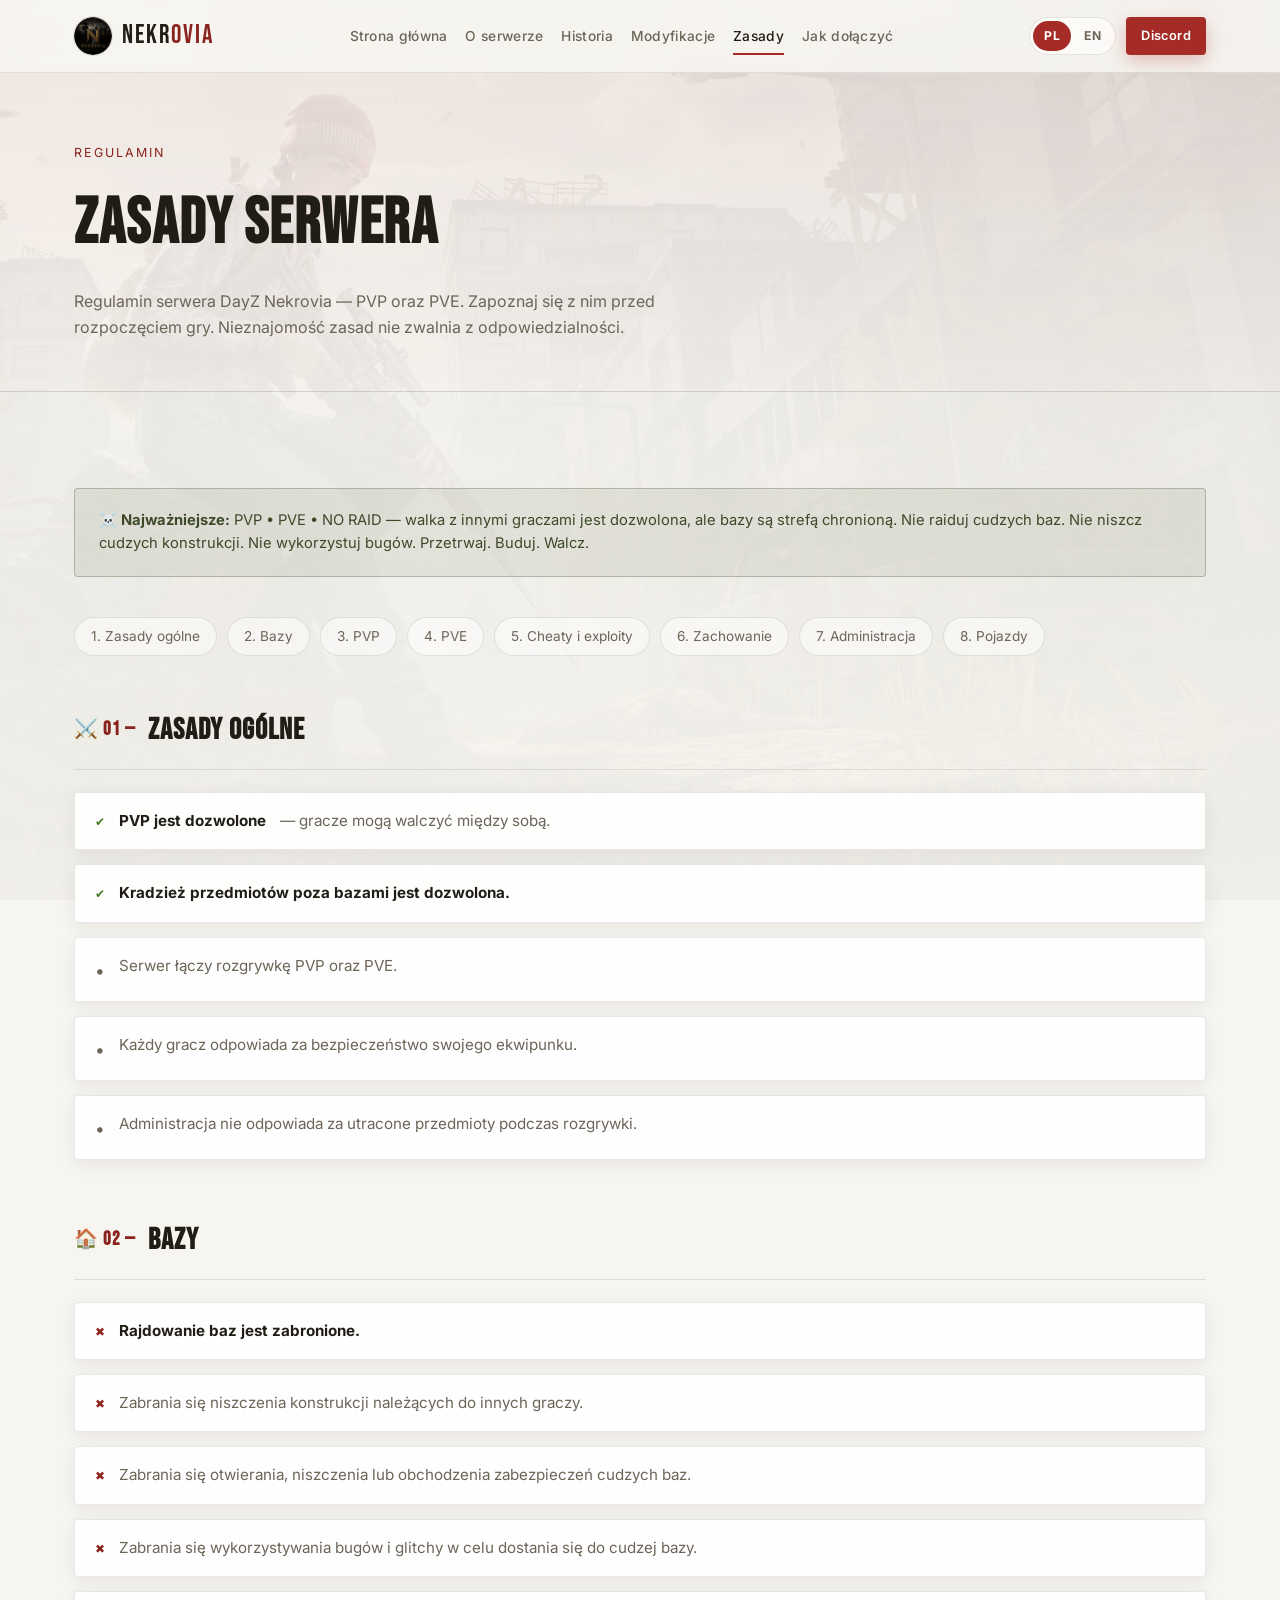
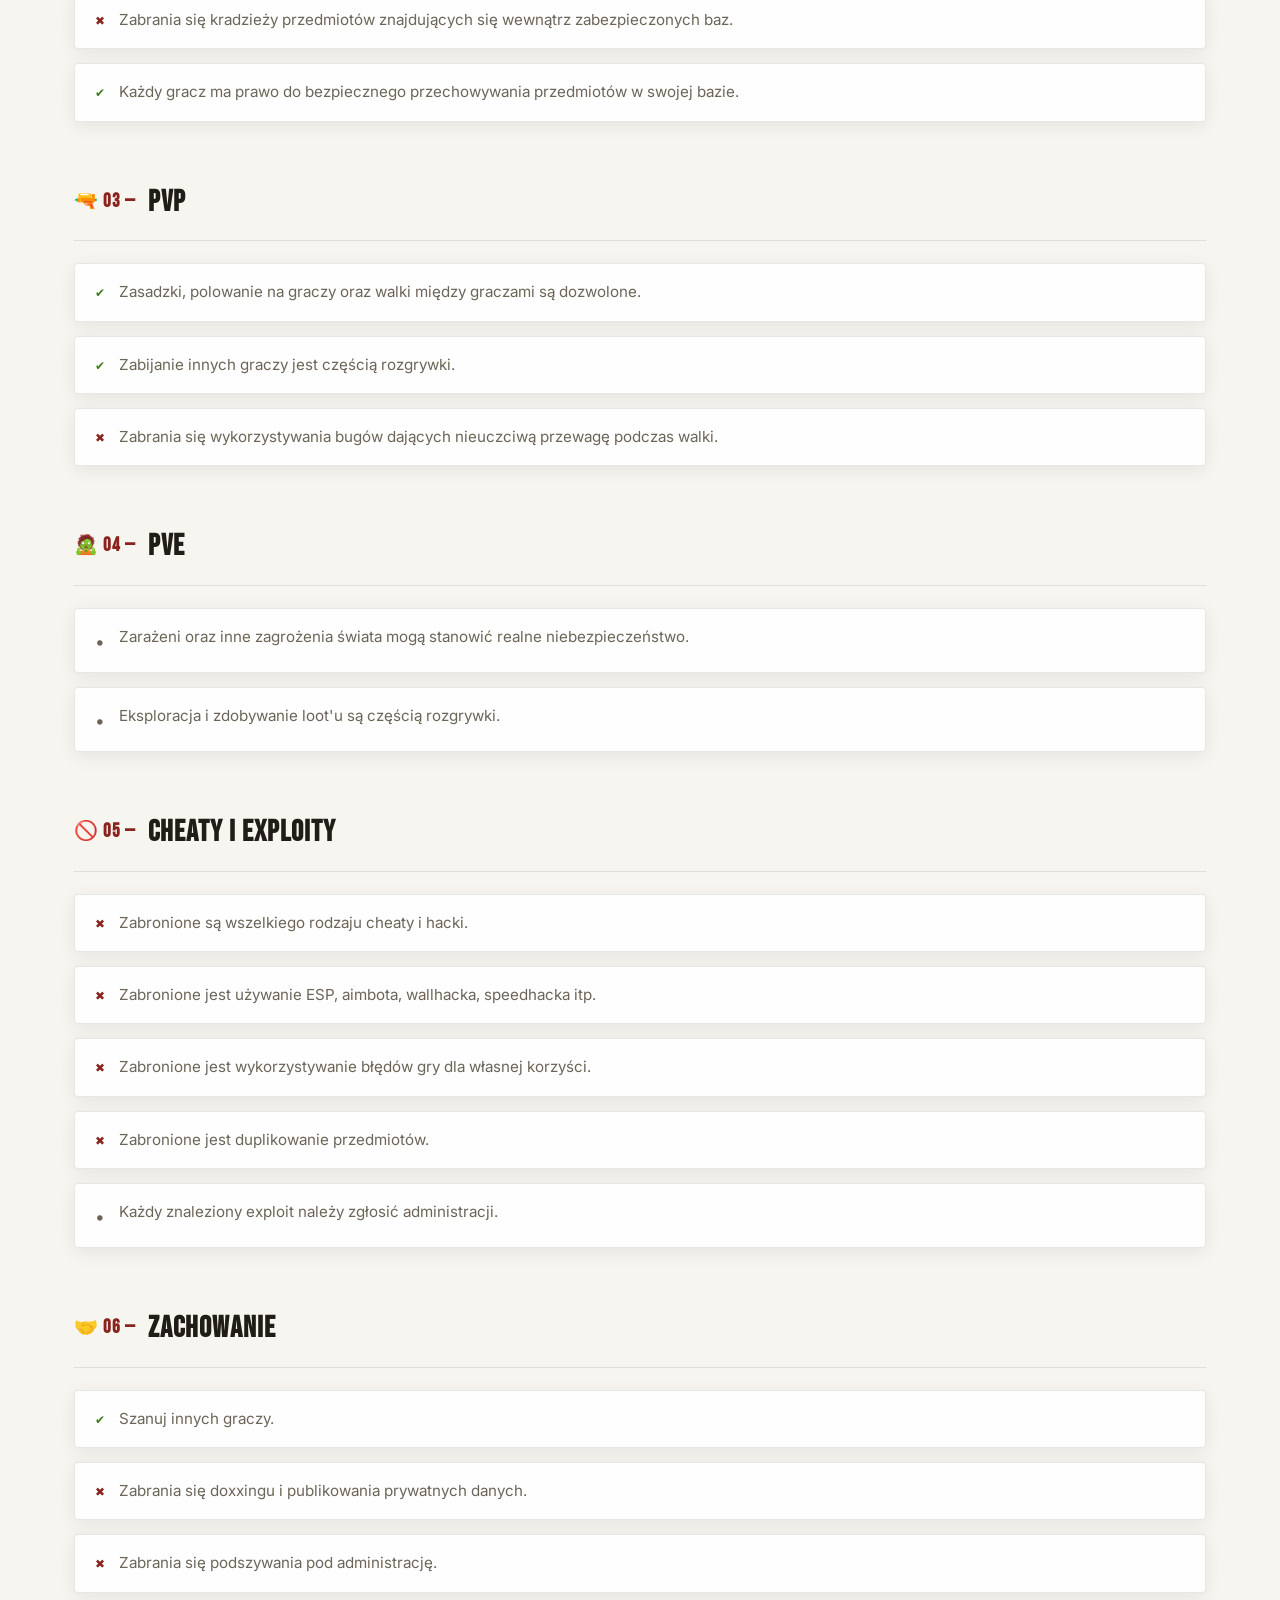
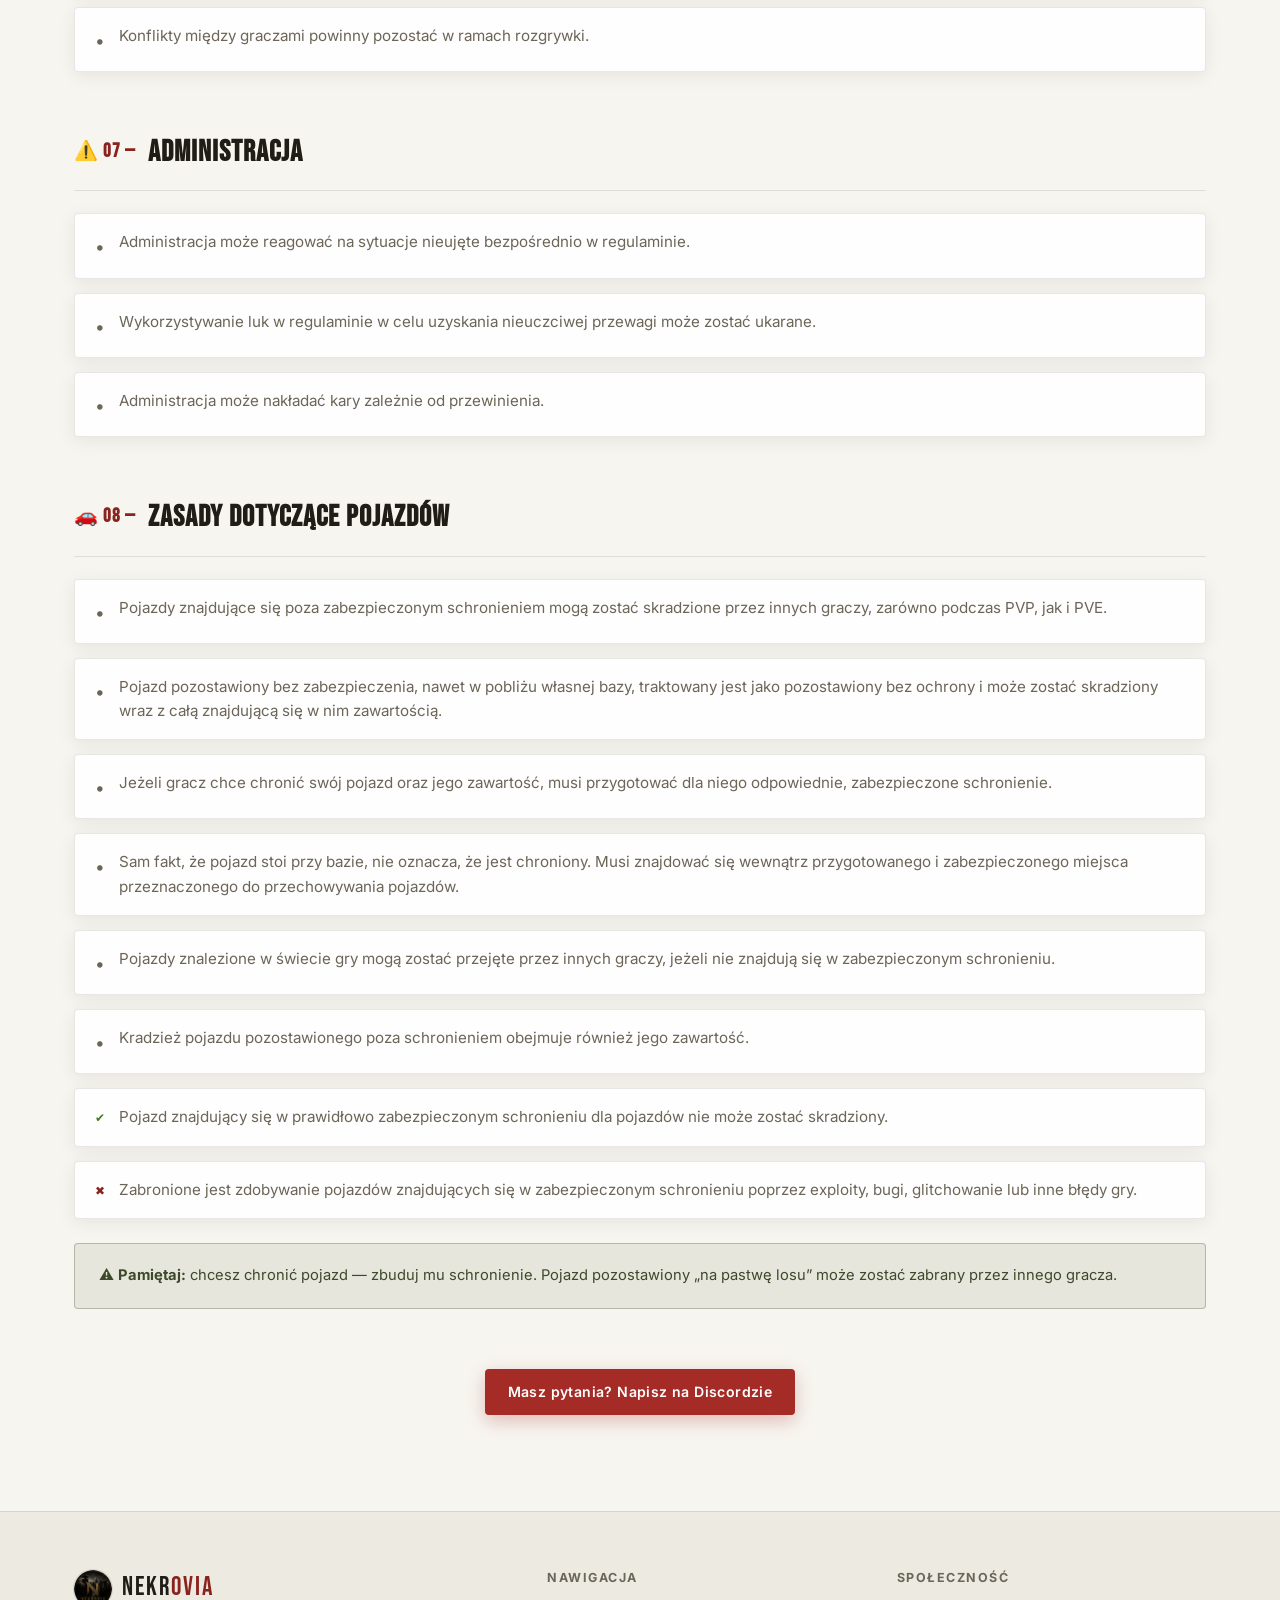
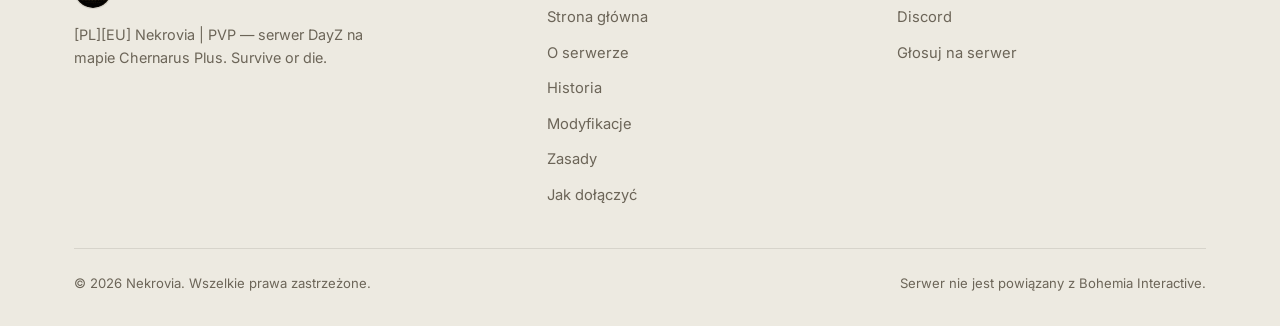
<file: zasady.html>
<!DOCTYPE html>
<html lang="pl">
<head>
<meta charset="UTF-8" />
<meta name="viewport" content="width=device-width, initial-scale=1.0" />
<title>Zasady | Nekrovia</title>
<meta name="description" content="Regulamin serwera Nekrovia DayZ PVP/PVE — zasady ogólne, bazy, PVP, PVE, cheaty, zachowanie i pojazdy." />
<meta name="keywords" content="dayz, dayz serwer, serwer dayz, serwer, zasady serwera dayz, regulamin dayz, dayz pvp, dayz pve, nekrovia, serwer nekrovia, dayz noraid, dayz cheaty, dayz anty-cheat, dayz pojazdy, dayz bazy, dayz polska, najlepszy serwer, najlepsze serwery dayz, serwery dayz, ranking serwerów dayz, dayz chernarus" />
<link rel="canonical" href="https://nekrovia.pl/zasady.html" />
<link rel="alternate" hreflang="pl" href="https://nekrovia.pl/zasady.html" />
<link rel="alternate" hreflang="en" href="https://nekrovia.pl/en/rules.html" />
<link rel="alternate" hreflang="x-default" href="https://nekrovia.pl/zasady.html" />
<meta property="og:type" content="website" />
<meta property="og:title" content="Zasady | Nekrovia" />
<meta property="og:description" content="Regulamin serwera Nekrovia DayZ PVP/PVE — zasady ogólne, bazy, PVP, PVE, cheaty, zachowanie i pojazdy." />
<meta property="og:url" content="https://nekrovia.pl/zasady.html" />
<meta property="og:image" content="https://nekrovia.pl/images/800x300.png?v=2" />
<meta property="og:locale" content="pl_PL" />
<meta name="twitter:card" content="summary_large_image" />
<meta name="twitter:title" content="Zasady | Nekrovia" />
<meta name="twitter:description" content="Regulamin serwera Nekrovia DayZ PVP/PVE — zasady ogólne, bazy, PVP, PVE, cheaty, zachowanie i pojazdy." />
<meta name="twitter:image" content="https://nekrovia.pl/images/800x300.png?v=2" />
<link rel="icon" href="images/logo-200.png?v=2" />
<link rel="preconnect" href="https://fonts.googleapis.com">
<link rel="preconnect" href="https://fonts.gstatic.com" crossorigin>
<link href="https://fonts.googleapis.com/css2?family=Bebas+Neue&family=Inter:wght@400;500;600;700&display=swap" rel="stylesheet">
<link rel="stylesheet" href="css/style.css?v=2" />
</head>
<body>

<header class="navbar" id="navbar">
  <div class="container navbar-inner">
    <a href="index.html" class="brand"><img src="images/logo-200.png" alt="Nekrovia" class="brand-logo" /><span class="brand-text">NEKR<span>OVIA</span></span></a>
    <nav class="nav-links" id="navLinks">
      <a href="index.html">Strona główna</a>
      <a href="o-serwerze.html">O serwerze</a>
      <a href="historia.html">Historia</a>
      <a href="modyfikacje.html">Modyfikacje</a>
      <a href="zasady.html" class="active">Zasady</a>
      <a href="dolacz.html">Jak dołączyć</a>
    </nav>
    <div class="nav-cta">
      <div class="lang-switch"><a href="zasady.html" class="active">PL</a><a href="en/rules.html">EN</a></div>
      <a href="https://discord.gg/ZZDV2uquX" target="_blank" rel="noopener" class="btn btn-primary btn-sm">Discord</a>
    </div>
    <button class="nav-toggle" id="navToggle" aria-label="Menu">
      <span></span><span></span><span></span>
    </button>
  </div>
</header>

<section class="page-hero">
  <div class="container">
    <span class="eyebrow">Regulamin</span>
    <h1>Zasady serwera</h1>
    <p>Regulamin serwera DayZ Nekrovia — PVP oraz PVE. Zapoznaj się z nim przed rozpoczęciem gry. Nieznajomość zasad nie zwalnia z odpowiedzialności.</p>
  </div>
</section>

<section>
  <div class="container">

    <div class="notice">
      ☠️ <b>Najważniejsze:</b> PVP • PVE • NO RAID — walka z innymi graczami jest dozwolona, ale bazy są strefą chronioną.
      Nie raiduj cudzych baz. Nie niszcz cudzych konstrukcji. Nie wykorzystuj bugów.
      Przetrwaj. Buduj. Walcz.
    </div>

    <nav class="rules-nav">
      <a href="#ogolne">1. Zasady ogólne</a>
      <a href="#bazy">2. Bazy</a>
      <a href="#pvp">3. PVP</a>
      <a href="#pve">4. PVE</a>
      <a href="#cheaty">5. Cheaty i exploity</a>
      <a href="#zachowanie">6. Zachowanie</a>
      <a href="#administracja">7. Administracja</a>
      <a href="#pojazdy">8. Pojazdy</a>
    </nav>

    <div class="rule-block" id="ogolne">
      <h2><span class="num">⚔️ 01 —</span> Zasady ogólne</h2>
      <ul class="rule-list allow">
        <li><b>PVP jest dozwolone</b> — gracze mogą walczyć między sobą.</li>
        <li><b>Kradzież przedmiotów poza bazami jest dozwolona.</b></li>
      </ul>
      <ul class="rule-list info" style="margin-top:14px;">
        <li>Serwer łączy rozgrywkę PVP oraz PVE.</li>
        <li>Każdy gracz odpowiada za bezpieczeństwo swojego ekwipunku.</li>
        <li>Administracja nie odpowiada za utracone przedmioty podczas rozgrywki.</li>
      </ul>
    </div>

    <div class="rule-block" id="bazy">
      <h2><span class="num">🏠 02 —</span> Bazy</h2>
      <ul class="rule-list">
        <li><b>Rajdowanie baz jest zabronione.</b></li>
        <li>Zabrania się niszczenia konstrukcji należących do innych graczy.</li>
        <li>Zabrania się otwierania, niszczenia lub obchodzenia zabezpieczeń cudzych baz.</li>
        <li>Zabrania się wykorzystywania bugów i glitchy w celu dostania się do cudzej bazy.</li>
        <li>Zabrania się kradzieży przedmiotów znajdujących się wewnątrz zabezpieczonych baz.</li>
      </ul>
      <ul class="rule-list allow" style="margin-top:14px;">
        <li>Każdy gracz ma prawo do bezpiecznego przechowywania przedmiotów w swojej bazie.</li>
      </ul>
    </div>

    <div class="rule-block" id="pvp">
      <h2><span class="num">🔫 03 —</span> PVP</h2>
      <ul class="rule-list allow">
        <li>Zasadzki, polowanie na graczy oraz walki między graczami są dozwolone.</li>
        <li>Zabijanie innych graczy jest częścią rozgrywki.</li>
      </ul>
      <ul class="rule-list" style="margin-top:14px;">
        <li>Zabrania się wykorzystywania bugów dających nieuczciwą przewagę podczas walki.</li>
      </ul>
    </div>

    <div class="rule-block" id="pve">
      <h2><span class="num">🧟 04 —</span> PVE</h2>
      <ul class="rule-list info">
        <li>Zarażeni oraz inne zagrożenia świata mogą stanowić realne niebezpieczeństwo.</li>
        <li>Eksploracja i zdobywanie loot'u są częścią rozgrywki.</li>
      </ul>
    </div>

    <div class="rule-block" id="cheaty">
      <h2><span class="num">🚫 05 —</span> Cheaty i exploity</h2>
      <ul class="rule-list">
        <li>Zabronione są wszelkiego rodzaju cheaty i hacki.</li>
        <li>Zabronione jest używanie ESP, aimbota, wallhacka, speedhacka itp.</li>
        <li>Zabronione jest wykorzystywanie błędów gry dla własnej korzyści.</li>
        <li>Zabronione jest duplikowanie przedmiotów.</li>
      </ul>
      <ul class="rule-list info" style="margin-top:14px;">
        <li>Każdy znaleziony exploit należy zgłosić administracji.</li>
      </ul>
    </div>

    <div class="rule-block" id="zachowanie">
      <h2><span class="num">🤝 06 —</span> Zachowanie</h2>
      <ul class="rule-list allow">
        <li>Szanuj innych graczy.</li>
      </ul>
      <ul class="rule-list" style="margin-top:14px;">
        <li>Zabrania się doxxingu i publikowania prywatnych danych.</li>
        <li>Zabrania się podszywania pod administrację.</li>
      </ul>
      <ul class="rule-list info" style="margin-top:14px;">
        <li>Konflikty między graczami powinny pozostać w ramach rozgrywki.</li>
      </ul>
    </div>

    <div class="rule-block" id="administracja">
      <h2><span class="num">⚠️ 07 —</span> Administracja</h2>
      <ul class="rule-list info">
        <li>Administracja może reagować na sytuacje nieujęte bezpośrednio w regulaminie.</li>
        <li>Wykorzystywanie luk w regulaminie w celu uzyskania nieuczciwej przewagi może zostać ukarane.</li>
        <li>Administracja może nakładać kary zależnie od przewinienia.</li>
      </ul>
    </div>

    <div class="rule-block" id="pojazdy">
      <h2><span class="num">🚗 08 —</span> Zasady dotyczące pojazdów</h2>
      <ul class="rule-list info">
        <li>Pojazdy znajdujące się poza zabezpieczonym schronieniem mogą zostać skradzione przez innych graczy, zarówno podczas PVP, jak i PVE.</li>
        <li>Pojazd pozostawiony bez zabezpieczenia, nawet w pobliżu własnej bazy, traktowany jest jako pozostawiony bez ochrony i może zostać skradziony wraz z całą znajdującą się w nim zawartością.</li>
        <li>Jeżeli gracz chce chronić swój pojazd oraz jego zawartość, musi przygotować dla niego odpowiednie, zabezpieczone schronienie.</li>
        <li>Sam fakt, że pojazd stoi przy bazie, nie oznacza, że jest chroniony. Musi znajdować się wewnątrz przygotowanego i zabezpieczonego miejsca przeznaczonego do przechowywania pojazdów.</li>
        <li>Pojazdy znalezione w świecie gry mogą zostać przejęte przez innych graczy, jeżeli nie znajdują się w zabezpieczonym schronieniu.</li>
        <li>Kradzież pojazdu pozostawionego poza schronieniem obejmuje również jego zawartość.</li>
      </ul>
      <ul class="rule-list allow" style="margin-top:14px;">
        <li>Pojazd znajdujący się w prawidłowo zabezpieczonym schronieniu dla pojazdów nie może zostać skradziony.</li>
      </ul>
      <ul class="rule-list" style="margin-top:14px;">
        <li>Zabronione jest zdobywanie pojazdów znajdujących się w zabezpieczonym schronieniu poprzez exploity, bugi, glitchowanie lub inne błędy gry.</li>
      </ul>
      <div class="notice" style="margin-top:24px; margin-bottom:0;">
        ⚠️ <b>Pamiętaj:</b> chcesz chronić pojazd — zbuduj mu schronienie. Pojazd pozostawiony „na pastwę losu” może zostać zabrany przez innego gracza.
      </div>
    </div>

    <div style="text-align:center; margin-top:60px;">
      <a href="https://discord.gg/ZZDV2uquX" target="_blank" rel="noopener" class="btn btn-primary">Masz pytania? Napisz na Discordzie</a>
    </div>

  </div>
</section>

<footer>
  <div class="container">
    <div class="footer-grid">
      <div class="footer-brand">
        <a href="index.html" class="brand"><img src="images/logo-200.png" alt="Nekrovia" class="brand-logo" /><span class="brand-text">NEKR<span>OVIA</span></span></a>
        <p>[PL][EU] Nekrovia | PVP — serwer DayZ na mapie Chernarus Plus. Survive or die.</p>
      </div>
      <div class="footer-col">
        <h4>Nawigacja</h4>
        <ul>
          <li><a href="index.html">Strona główna</a></li>
          <li><a href="o-serwerze.html">O serwerze</a></li>
          <li><a href="historia.html">Historia</a></li>
          <li><a href="modyfikacje.html">Modyfikacje</a></li>
          <li><a href="zasady.html">Zasady</a></li>
          <li><a href="dolacz.html">Jak dołączyć</a></li>
        </ul>
      </div>
      <div class="footer-col">
        <h4>Społeczność</h4>
        <ul>
          <li><a href="https://discord.gg/ZZDV2uquX" target="_blank" rel="noopener">Discord</a></li>
          <li><a href="https://trackyserver.com/server/3524642" target="_blank" rel="noopener">Głosuj na serwer</a></li>
        </ul>
      </div>
    </div>
    <div class="footer-bottom">
      <span>© 2026 Nekrovia. Wszelkie prawa zastrzeżone.</span>
      <span>Serwer nie jest powiązany z Bohemia Interactive.</span>
    </div>
  </div>
</footer>

<script src="js/script.js"></script>
</body>
</html>
</file>
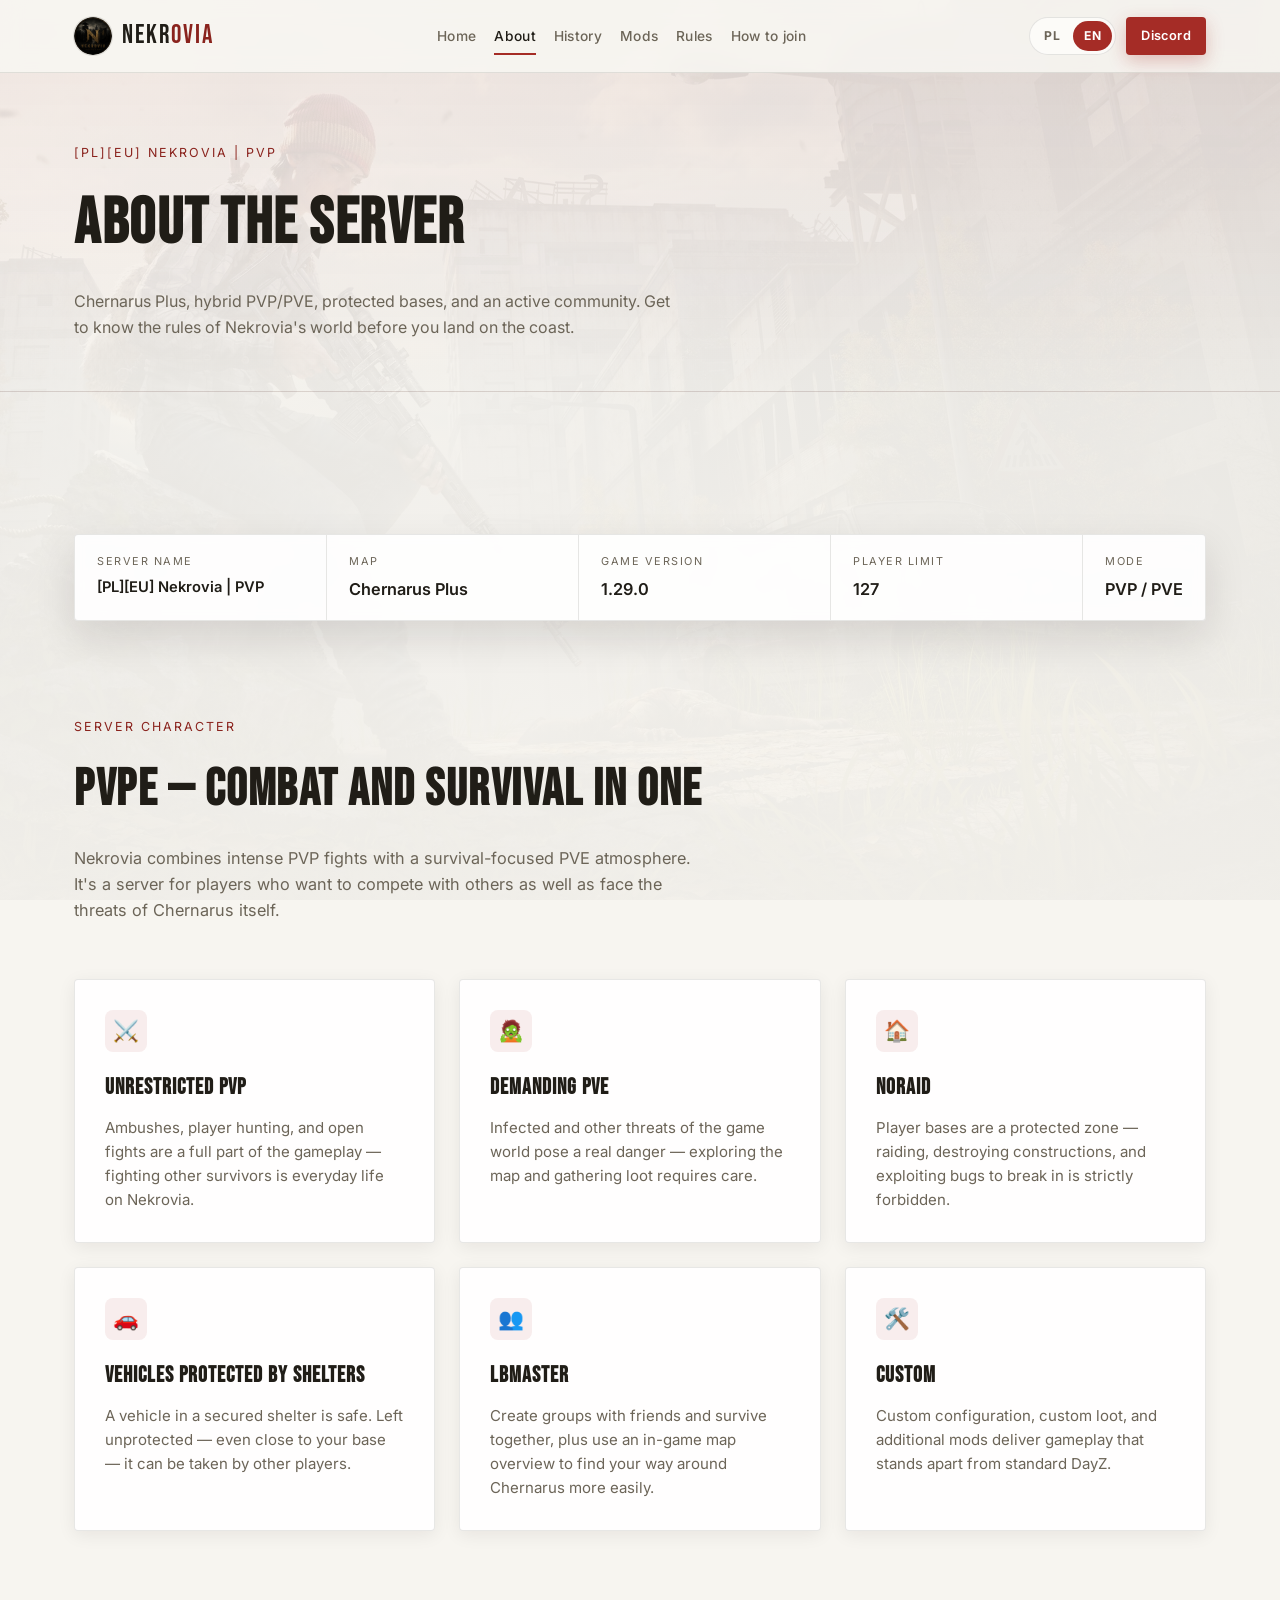
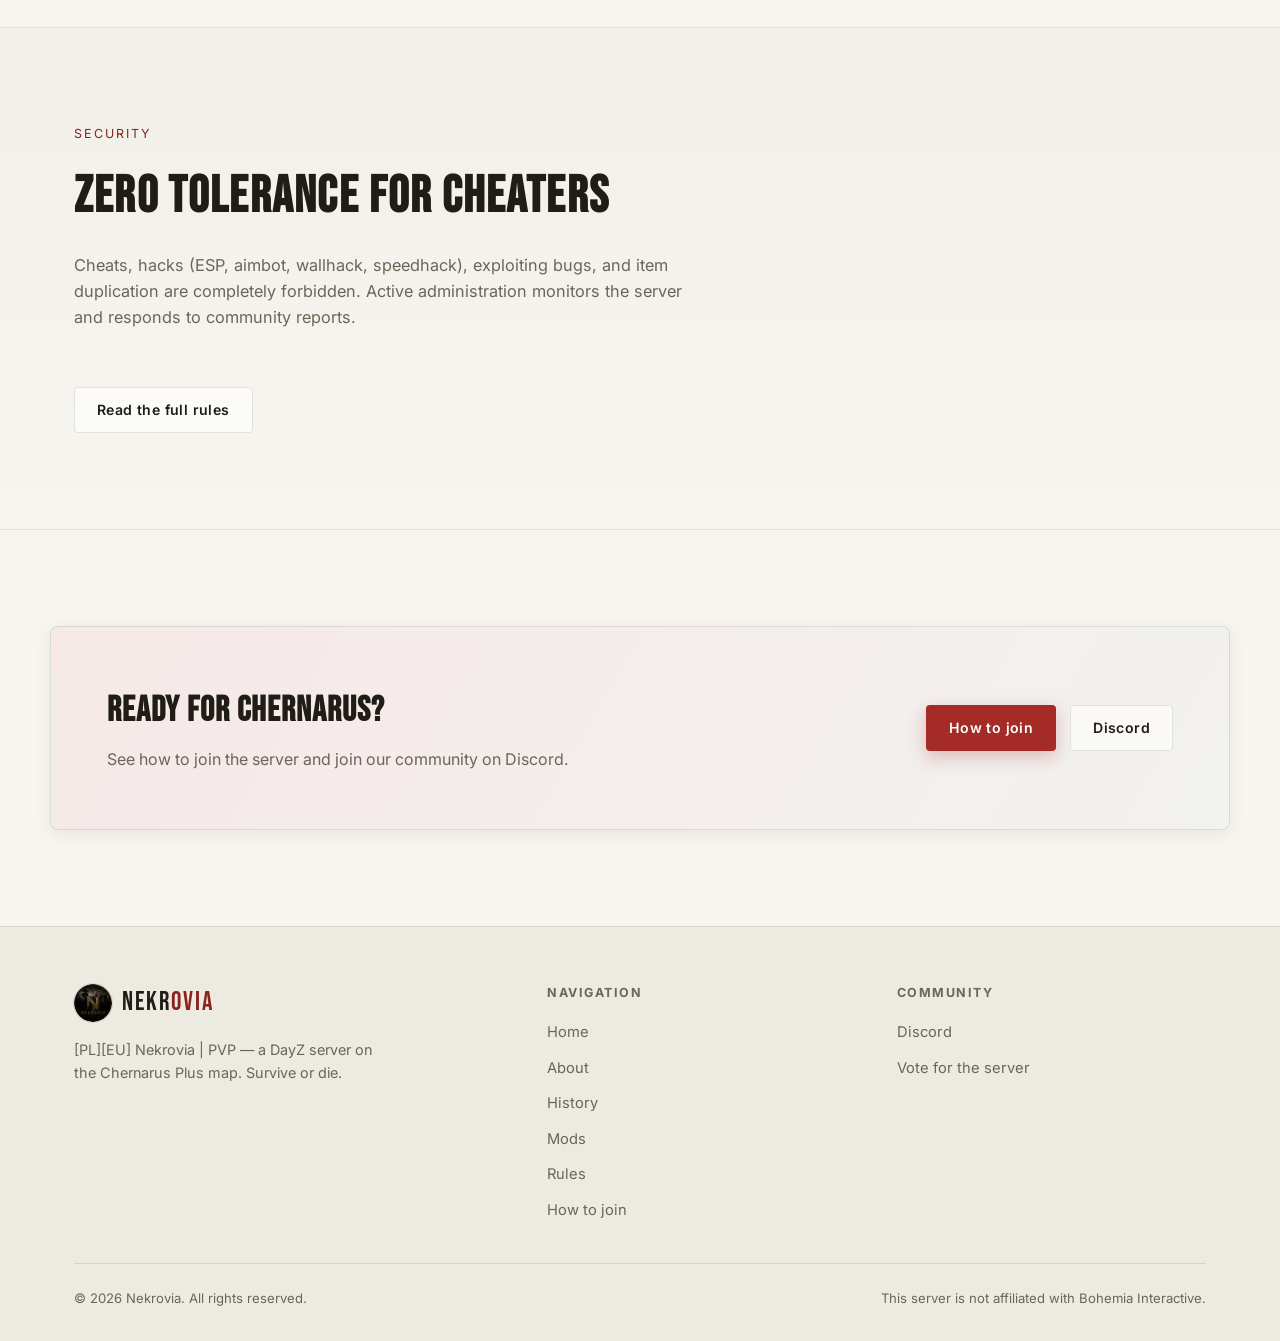
<file: en/about.html>
<!DOCTYPE html>
<html lang="en">
<head>
<meta charset="UTF-8" />
<meta name="viewport" content="width=device-width, initial-scale=1.0" />
<title>About | Nekrovia</title>
<meta name="description" content="Get to know the Nekrovia DayZ server — PVP/PVE on Chernarus Plus, NoRaid, custom loot and active administration." />
<meta name="keywords" content="dayz, dayz server, server, about dayz server, dayz pvp, dayz pve, nekrovia, nekrovia server, chernarus plus, best dayz server, dayz noraid, dayz custom loot, dayz modded server, dayz community, dayz administration, dayz serwer, serwer dayz, o serwerze dayz, dayz polska, najlepszy serwer, best server, top dayz servers, dayz chernarus, dayz standalone" />
<link rel="canonical" href="https://nekrovia.pl/en/about.html" />
<link rel="alternate" hreflang="en" href="https://nekrovia.pl/en/about.html" />
<link rel="alternate" hreflang="pl" href="https://nekrovia.pl/o-serwerze.html" />
<link rel="alternate" hreflang="x-default" href="https://nekrovia.pl/o-serwerze.html" />
<meta property="og:type" content="website" />
<meta property="og:title" content="About | Nekrovia" />
<meta property="og:description" content="Get to know the Nekrovia DayZ server — PVP/PVE on Chernarus Plus, NoRaid, custom loot and active administration." />
<meta property="og:url" content="https://nekrovia.pl/en/about.html" />
<meta property="og:image" content="https://nekrovia.pl/images/800x300.png?v=2" />
<meta property="og:locale" content="en_US" />
<meta name="twitter:card" content="summary_large_image" />
<meta name="twitter:title" content="About | Nekrovia" />
<meta name="twitter:description" content="Get to know the Nekrovia DayZ server — PVP/PVE on Chernarus Plus, NoRaid, custom loot and active administration." />
<meta name="twitter:image" content="https://nekrovia.pl/images/800x300.png?v=2" />
<link rel="icon" href="../images/logo-200.png?v=2" />
<link rel="preconnect" href="https://fonts.googleapis.com">
<link rel="preconnect" href="https://fonts.gstatic.com" crossorigin>
<link href="https://fonts.googleapis.com/css2?family=Bebas+Neue&family=Inter:wght@400;500;600;700&display=swap" rel="stylesheet">
<link rel="stylesheet" href="../css/style.css?v=2" />
</head>
<body>

<header class="navbar" id="navbar">
  <div class="container navbar-inner">
    <a href="index.html" class="brand"><img src="../images/logo-200.png" alt="Nekrovia" class="brand-logo" /><span class="brand-text">NEKR<span>OVIA</span></span></a>
    <nav class="nav-links" id="navLinks">
      <a href="index.html">Home</a>
      <a href="about.html" class="active">About</a>
      <a href="history.html">History</a>
      <a href="mods.html">Mods</a>
      <a href="rules.html">Rules</a>
      <a href="join.html">How to join</a>
    </nav>
    <div class="nav-cta">
      <div class="lang-switch"><a href="../o-serwerze.html">PL</a><a href="about.html" class="active">EN</a></div>
      <a href="https://discord.gg/ZZDV2uquX" target="_blank" rel="noopener" class="btn btn-primary btn-sm">Discord</a>
    </div>
    <button class="nav-toggle" id="navToggle" aria-label="Menu">
      <span></span><span></span><span></span>
    </button>
  </div>
</header>

<section class="page-hero">
  <div class="container">
    <span class="eyebrow">[PL][EU] Nekrovia | PVP</span>
    <h1>About the server</h1>
    <p>Chernarus Plus, hybrid PVP/PVE, protected bases, and an active community. Get to know the rules of Nekrovia's world before you land on the coast.</p>
  </div>
</section>

<section style="padding-bottom:0;">
  <div class="container">
    <div class="status-bar">
      <div class="status-item" style="border-right:1px solid var(--border);">
        <div class="status-label">Server name</div>
        <div class="status-value" style="font-size:0.92rem;">[PL][EU] Nekrovia | PVP</div>
      </div>
      <div class="status-item">
        <div class="status-label">Map</div>
        <div class="status-value">Chernarus Plus</div>
      </div>
      <div class="status-item">
        <div class="status-label">Game version</div>
        <div class="status-value">1.29.0</div>
      </div>
      <div class="status-item">
        <div class="status-label">Player limit</div>
        <div class="status-value">127</div>
      </div>
      <div class="status-item">
        <div class="status-label">Mode</div>
        <div class="status-value">PVP / PVE</div>
      </div>
    </div>
  </div>
</section>

<section>
  <div class="container">
    <div class="section-head">
      <span class="eyebrow">Server character</span>
      <h2>PVPe — combat and survival in one</h2>
      <p>Nekrovia combines intense PVP fights with a survival-focused PVE atmosphere. It's a server for players who want to compete with others as well as face the threats of Chernarus itself.</p>
    </div>

    <div class="card-grid">
      <div class="card">
        <div class="icon">⚔️</div>
        <h3>Unrestricted PVP</h3>
        <p>Ambushes, player hunting, and open fights are a full part of the gameplay — fighting other survivors is everyday life on Nekrovia.</p>
      </div>
      <div class="card">
        <div class="icon">🧟</div>
        <h3>Demanding PVE</h3>
        <p>Infected and other threats of the game world pose a real danger — exploring the map and gathering loot requires care.</p>
      </div>
      <div class="card">
        <div class="icon">🏠</div>
        <h3>NoRaid</h3>
        <p>Player bases are a protected zone — raiding, destroying constructions, and exploiting bugs to break in is strictly forbidden.</p>
      </div>
      <div class="card">
        <div class="icon">🚗</div>
        <h3>Vehicles protected by shelters</h3>
        <p>A vehicle in a secured shelter is safe. Left unprotected — even close to your base — it can be taken by other players.</p>
      </div>
      <div class="card">
        <div class="icon">👥</div>
        <h3>LBmaster</h3>
        <p>Create groups with friends and survive together, plus use an in-game map overview to find your way around Chernarus more easily.</p>
      </div>
      <div class="card">
        <div class="icon">🛠️</div>
        <h3>Custom</h3>
        <p>Custom configuration, custom loot, and additional mods deliver gameplay that stands apart from standard DayZ.</p>
      </div>
    </div>
  </div>
</section>

<section style="border-top:1px solid var(--border); background:linear-gradient(180deg, rgba(20,18,14,0.025), transparent);">
  <div class="container">
    <div class="section-head">
      <span class="eyebrow">Security</span>
      <h2>Zero tolerance for cheaters</h2>
      <p>Cheats, hacks (ESP, aimbot, wallhack, speedhack), exploiting bugs, and item duplication are completely forbidden. Active administration monitors the server and responds to community reports.</p>
    </div>
    <a href="rules.html" class="btn btn-outline">Read the full rules</a>
  </div>
</section>

<section style="border-top:1px solid var(--border);">
  <div class="container cta-banner">
    <div>
      <h2>Ready for Chernarus?</h2>
      <p>See how to join the server and join our community on Discord.</p>
    </div>
    <div class="cta-actions">
      <a href="join.html" class="btn btn-primary">How to join</a>
      <a href="https://discord.gg/ZZDV2uquX" target="_blank" rel="noopener" class="btn btn-outline">Discord</a>
    </div>
  </div>
</section>

<footer>
  <div class="container">
    <div class="footer-grid">
      <div class="footer-brand">
        <a href="index.html" class="brand"><img src="../images/logo-200.png" alt="Nekrovia" class="brand-logo" /><span class="brand-text">NEKR<span>OVIA</span></span></a>
        <p>[PL][EU] Nekrovia | PVP — a DayZ server on the Chernarus Plus map. Survive or die.</p>
      </div>
      <div class="footer-col">
        <h4>Navigation</h4>
        <ul>
          <li><a href="index.html">Home</a></li>
          <li><a href="about.html">About</a></li>
          <li><a href="history.html">History</a></li>
          <li><a href="mods.html">Mods</a></li>
          <li><a href="rules.html">Rules</a></li>
          <li><a href="join.html">How to join</a></li>
        </ul>
      </div>
      <div class="footer-col">
        <h4>Community</h4>
        <ul>
          <li><a href="https://discord.gg/ZZDV2uquX" target="_blank" rel="noopener">Discord</a></li>
          <li><a href="https://trackyserver.com/server/3524642" target="_blank" rel="noopener">Vote for the server</a></li>
        </ul>
      </div>
    </div>
    <div class="footer-bottom">
      <span>© 2026 Nekrovia. All rights reserved.</span>
      <span>This server is not affiliated with Bohemia Interactive.</span>
    </div>
  </div>
</footer>

<script src="../js/script.js"></script>
</body>
</html>
</file>
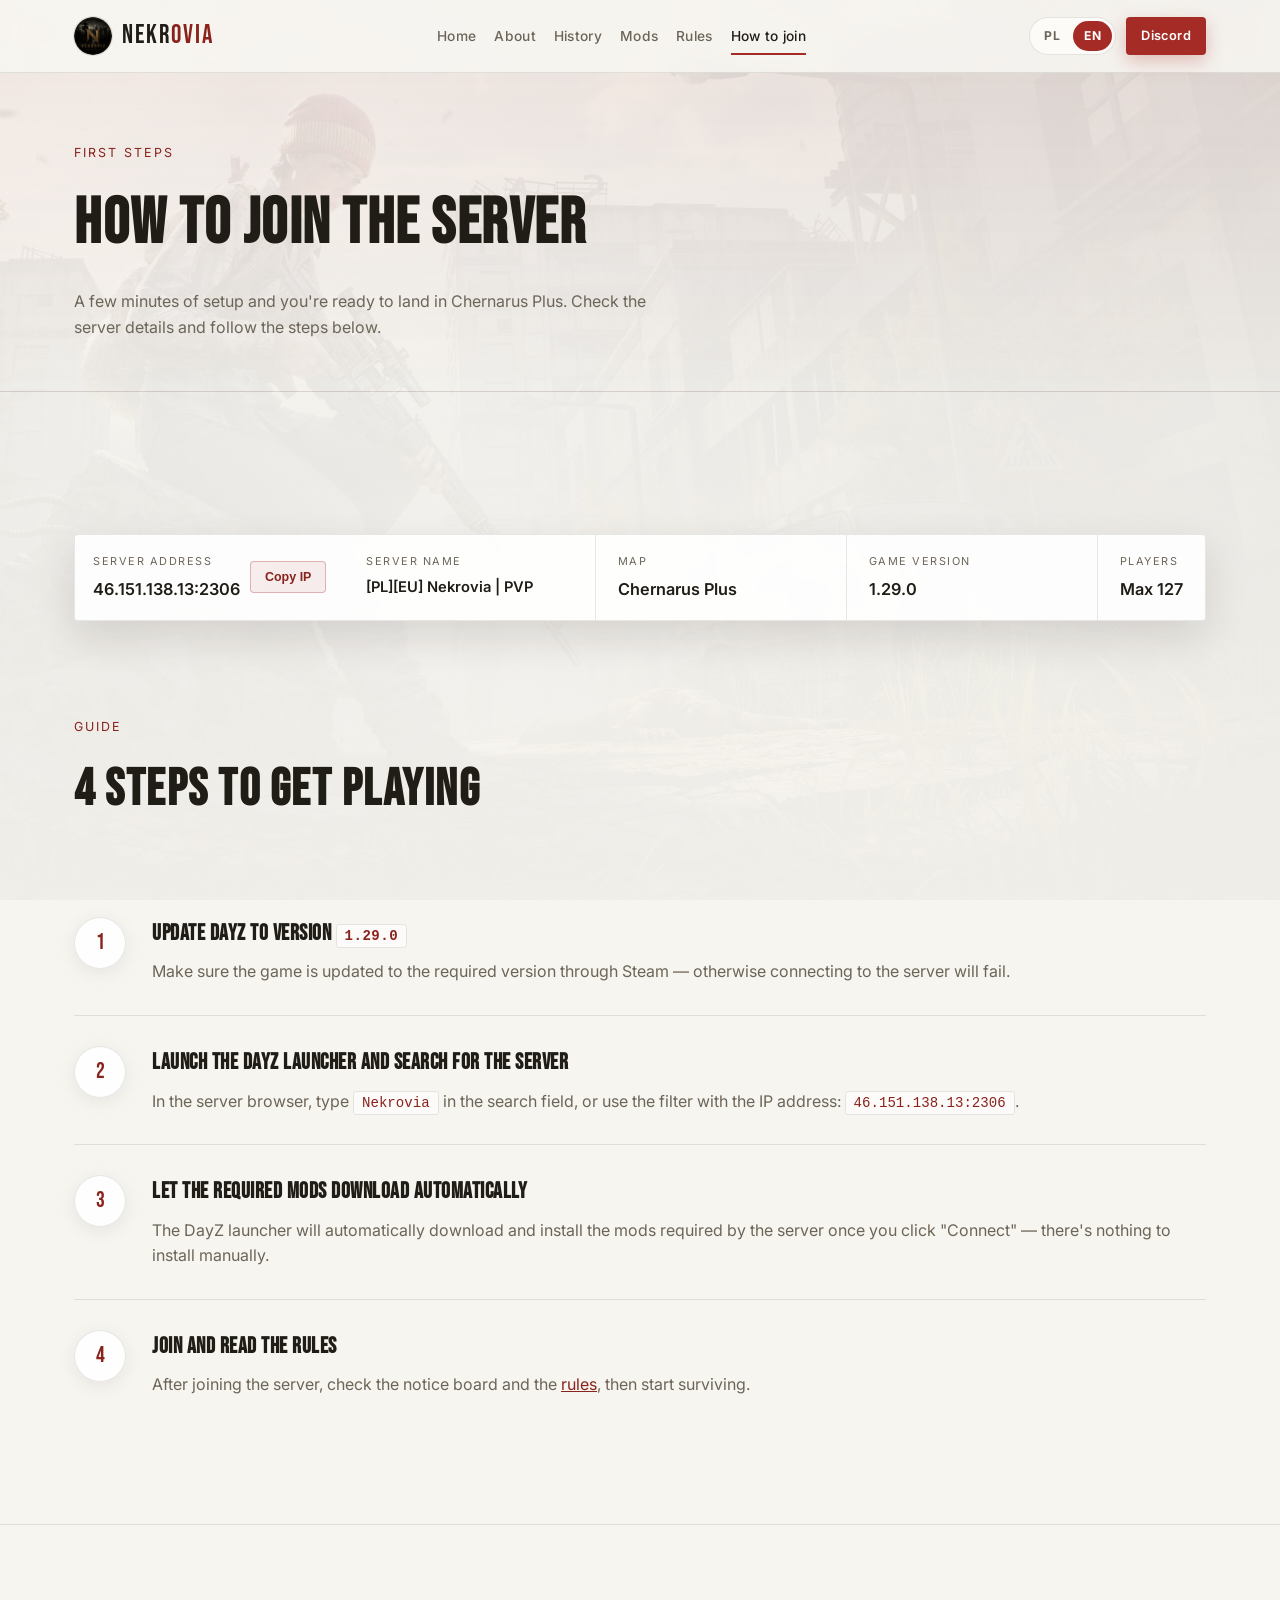
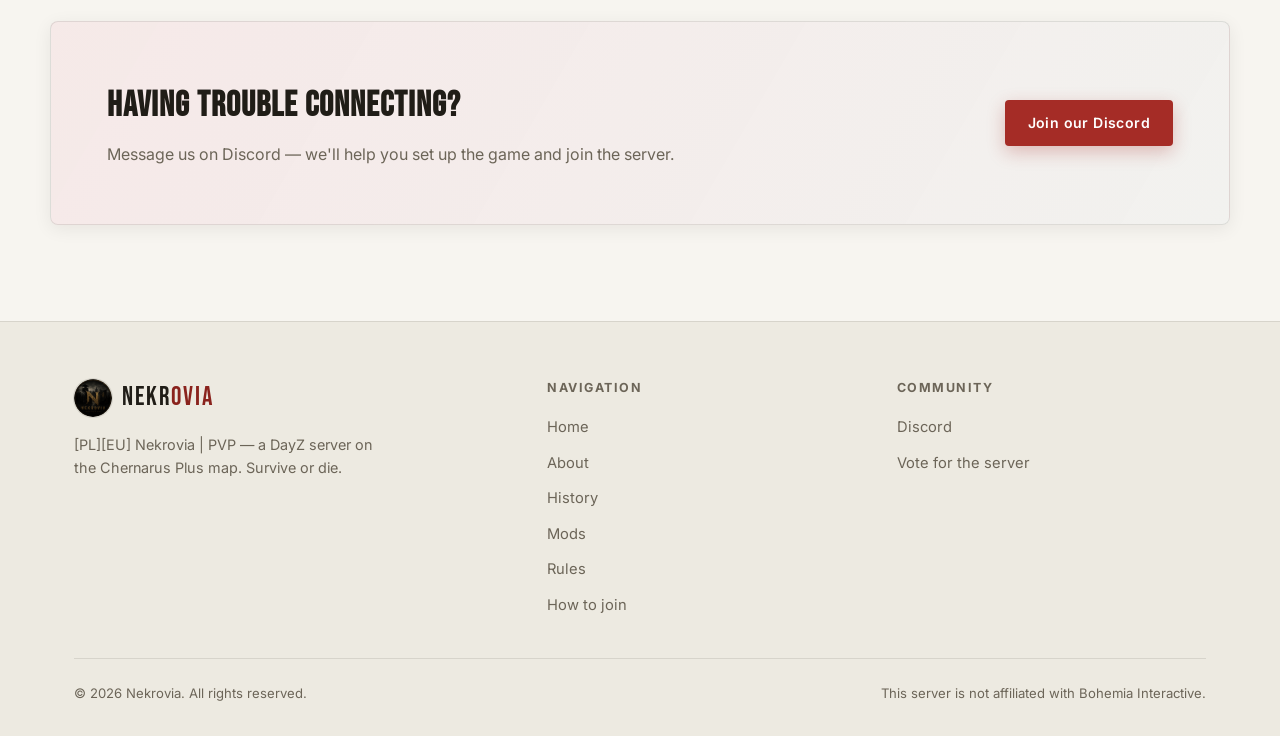
<file: en/join.html>
<!DOCTYPE html>
<html lang="en">
<head>
<meta charset="UTF-8" />
<meta name="viewport" content="width=device-width, initial-scale=1.0" />
<title>How to join | Nekrovia</title>
<meta name="description" content="How to join the Nekrovia DayZ server — IP address, required game version, and connection steps." />
<meta name="keywords" content="dayz, dayz server, server, how to join dayz server, dayz server ip, nekrovia, nekrovia server, dayz connect, dayz game version, dayz eu server, dayz serwer, jak dołączyć do serwera dayz, ip serwera dayz, dayz polska, najlepszy serwer, best server, top dayz servers, dayz standalone" />
<link rel="canonical" href="https://nekrovia.pl/en/join.html" />
<link rel="alternate" hreflang="en" href="https://nekrovia.pl/en/join.html" />
<link rel="alternate" hreflang="pl" href="https://nekrovia.pl/dolacz.html" />
<link rel="alternate" hreflang="x-default" href="https://nekrovia.pl/dolacz.html" />
<meta property="og:type" content="website" />
<meta property="og:title" content="How to join | Nekrovia" />
<meta property="og:description" content="How to join the Nekrovia DayZ server — IP address, required game version, and connection steps." />
<meta property="og:url" content="https://nekrovia.pl/en/join.html" />
<meta property="og:image" content="https://nekrovia.pl/images/800x300.png?v=2" />
<meta property="og:locale" content="en_US" />
<meta name="twitter:card" content="summary_large_image" />
<meta name="twitter:title" content="How to join | Nekrovia" />
<meta name="twitter:description" content="How to join the Nekrovia DayZ server — IP address, required game version, and connection steps." />
<meta name="twitter:image" content="https://nekrovia.pl/images/800x300.png?v=2" />
<link rel="icon" href="../images/logo-200.png?v=2" />
<link rel="preconnect" href="https://fonts.googleapis.com">
<link rel="preconnect" href="https://fonts.gstatic.com" crossorigin>
<link href="https://fonts.googleapis.com/css2?family=Bebas+Neue&family=Inter:wght@400;500;600;700&display=swap" rel="stylesheet">
<link rel="stylesheet" href="../css/style.css?v=2" />
</head>
<body>

<header class="navbar" id="navbar">
  <div class="container navbar-inner">
    <a href="index.html" class="brand"><img src="../images/logo-200.png" alt="Nekrovia" class="brand-logo" /><span class="brand-text">NEKR<span>OVIA</span></span></a>
    <nav class="nav-links" id="navLinks">
      <a href="index.html">Home</a>
      <a href="about.html">About</a>
      <a href="history.html">History</a>
      <a href="mods.html">Mods</a>
      <a href="rules.html">Rules</a>
      <a href="join.html" class="active">How to join</a>
    </nav>
    <div class="nav-cta">
      <div class="lang-switch"><a href="../dolacz.html">PL</a><a href="join.html" class="active">EN</a></div>
      <a href="https://discord.gg/ZZDV2uquX" target="_blank" rel="noopener" class="btn btn-primary btn-sm">Discord</a>
    </div>
    <button class="nav-toggle" id="navToggle" aria-label="Menu">
      <span></span><span></span><span></span>
    </button>
  </div>
</header>

<section class="page-hero">
  <div class="container">
    <span class="eyebrow">First steps</span>
    <h1>How to join the server</h1>
    <p>A few minutes of setup and you're ready to land in Chernarus Plus. Check the server details and follow the steps below.</p>
  </div>
</section>

<section style="padding-bottom:0;">
  <div class="container">
    <div class="status-bar">
      <div class="status-ip">
        <div>
          <div class="status-label">Server address</div>
          <div class="status-value" id="serverIp">46.151.138.13:2306</div>
        </div>
        <button class="copy-btn" id="copyIpBtn" data-ip="46.151.138.13:2306">Copy IP</button>
      </div>
      <div class="status-item">
        <div class="status-label">Server name</div>
        <div class="status-value" style="font-size:0.92rem;">[PL][EU] Nekrovia | PVP</div>
      </div>
      <div class="status-item">
        <div class="status-label">Map</div>
        <div class="status-value">Chernarus Plus</div>
      </div>
      <div class="status-item">
        <div class="status-label">Game version</div>
        <div class="status-value">1.29.0</div>
      </div>
      <div class="status-item">
        <div class="status-label">Players</div>
        <div class="status-value">Max 127</div>
      </div>
    </div>
  </div>
</section>

<section>
  <div class="container">
    <div class="section-head">
      <span class="eyebrow">Guide</span>
      <h2>4 steps to get playing</h2>
    </div>

    <div class="steps">
      <div class="step">
        <div class="step-num">1</div>
        <div class="step-content">
          <h3>Update DayZ to version <code>1.29.0</code></h3>
          <p>Make sure the game is updated to the required version through Steam — otherwise connecting to the server will fail.</p>
        </div>
      </div>
      <div class="step">
        <div class="step-num">2</div>
        <div class="step-content">
          <h3>Launch the DayZ launcher and search for the server</h3>
          <p>In the server browser, type <code>Nekrovia</code> in the search field, or use the filter with the IP address: <code>46.151.138.13:2306</code>.</p>
        </div>
      </div>
      <div class="step">
        <div class="step-num">3</div>
        <div class="step-content">
          <h3>Let the required mods download automatically</h3>
          <p>The DayZ launcher will automatically download and install the mods required by the server once you click "Connect" — there's nothing to install manually.</p>
        </div>
      </div>
      <div class="step">
        <div class="step-num">4</div>
        <div class="step-content">
          <h3>Join and read the rules</h3>
          <p>After joining the server, check the notice board and the <a href="rules.html" style="color:var(--accent-light); text-decoration:underline;">rules</a>, then start surviving.</p>
        </div>
      </div>
    </div>
  </div>
</section>

<section style="border-top:1px solid var(--border);">
  <div class="container cta-banner">
    <div>
      <h2>Having trouble connecting?</h2>
      <p>Message us on Discord — we'll help you set up the game and join the server.</p>
    </div>
    <div class="cta-actions">
      <a href="https://discord.gg/ZZDV2uquX" target="_blank" rel="noopener" class="btn btn-primary">Join our Discord</a>
    </div>
  </div>
</section>

<footer>
  <div class="container">
    <div class="footer-grid">
      <div class="footer-brand">
        <a href="index.html" class="brand"><img src="../images/logo-200.png" alt="Nekrovia" class="brand-logo" /><span class="brand-text">NEKR<span>OVIA</span></span></a>
        <p>[PL][EU] Nekrovia | PVP — a DayZ server on the Chernarus Plus map. Survive or die.</p>
      </div>
      <div class="footer-col">
        <h4>Navigation</h4>
        <ul>
          <li><a href="index.html">Home</a></li>
          <li><a href="about.html">About</a></li>
          <li><a href="history.html">History</a></li>
          <li><a href="mods.html">Mods</a></li>
          <li><a href="rules.html">Rules</a></li>
          <li><a href="join.html">How to join</a></li>
        </ul>
      </div>
      <div class="footer-col">
        <h4>Community</h4>
        <ul>
          <li><a href="https://discord.gg/ZZDV2uquX" target="_blank" rel="noopener">Discord</a></li>
          <li><a href="https://trackyserver.com/server/3524642" target="_blank" rel="noopener">Vote for the server</a></li>
        </ul>
      </div>
    </div>
    <div class="footer-bottom">
      <span>© 2026 Nekrovia. All rights reserved.</span>
      <span>This server is not affiliated with Bohemia Interactive.</span>
    </div>
  </div>
</footer>

<script src="../js/script.js"></script>
</body>
</html>
</file>
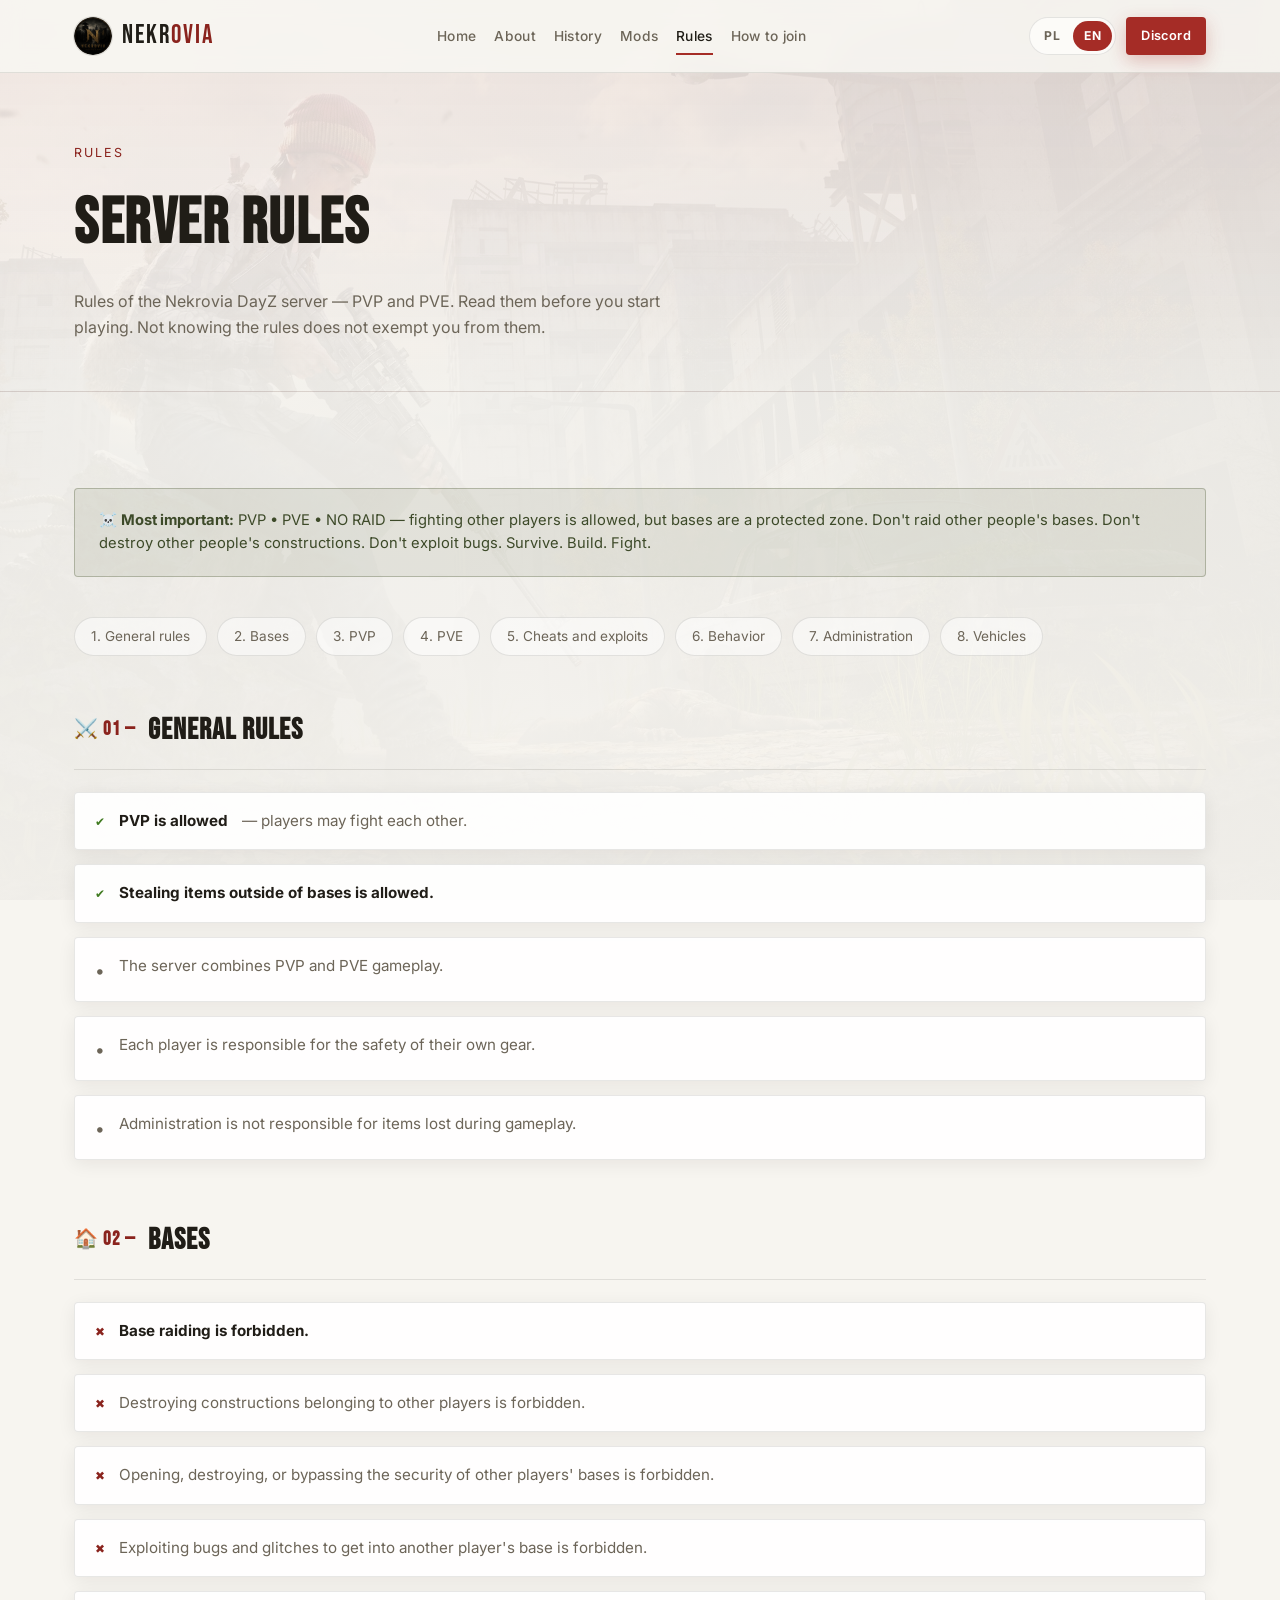
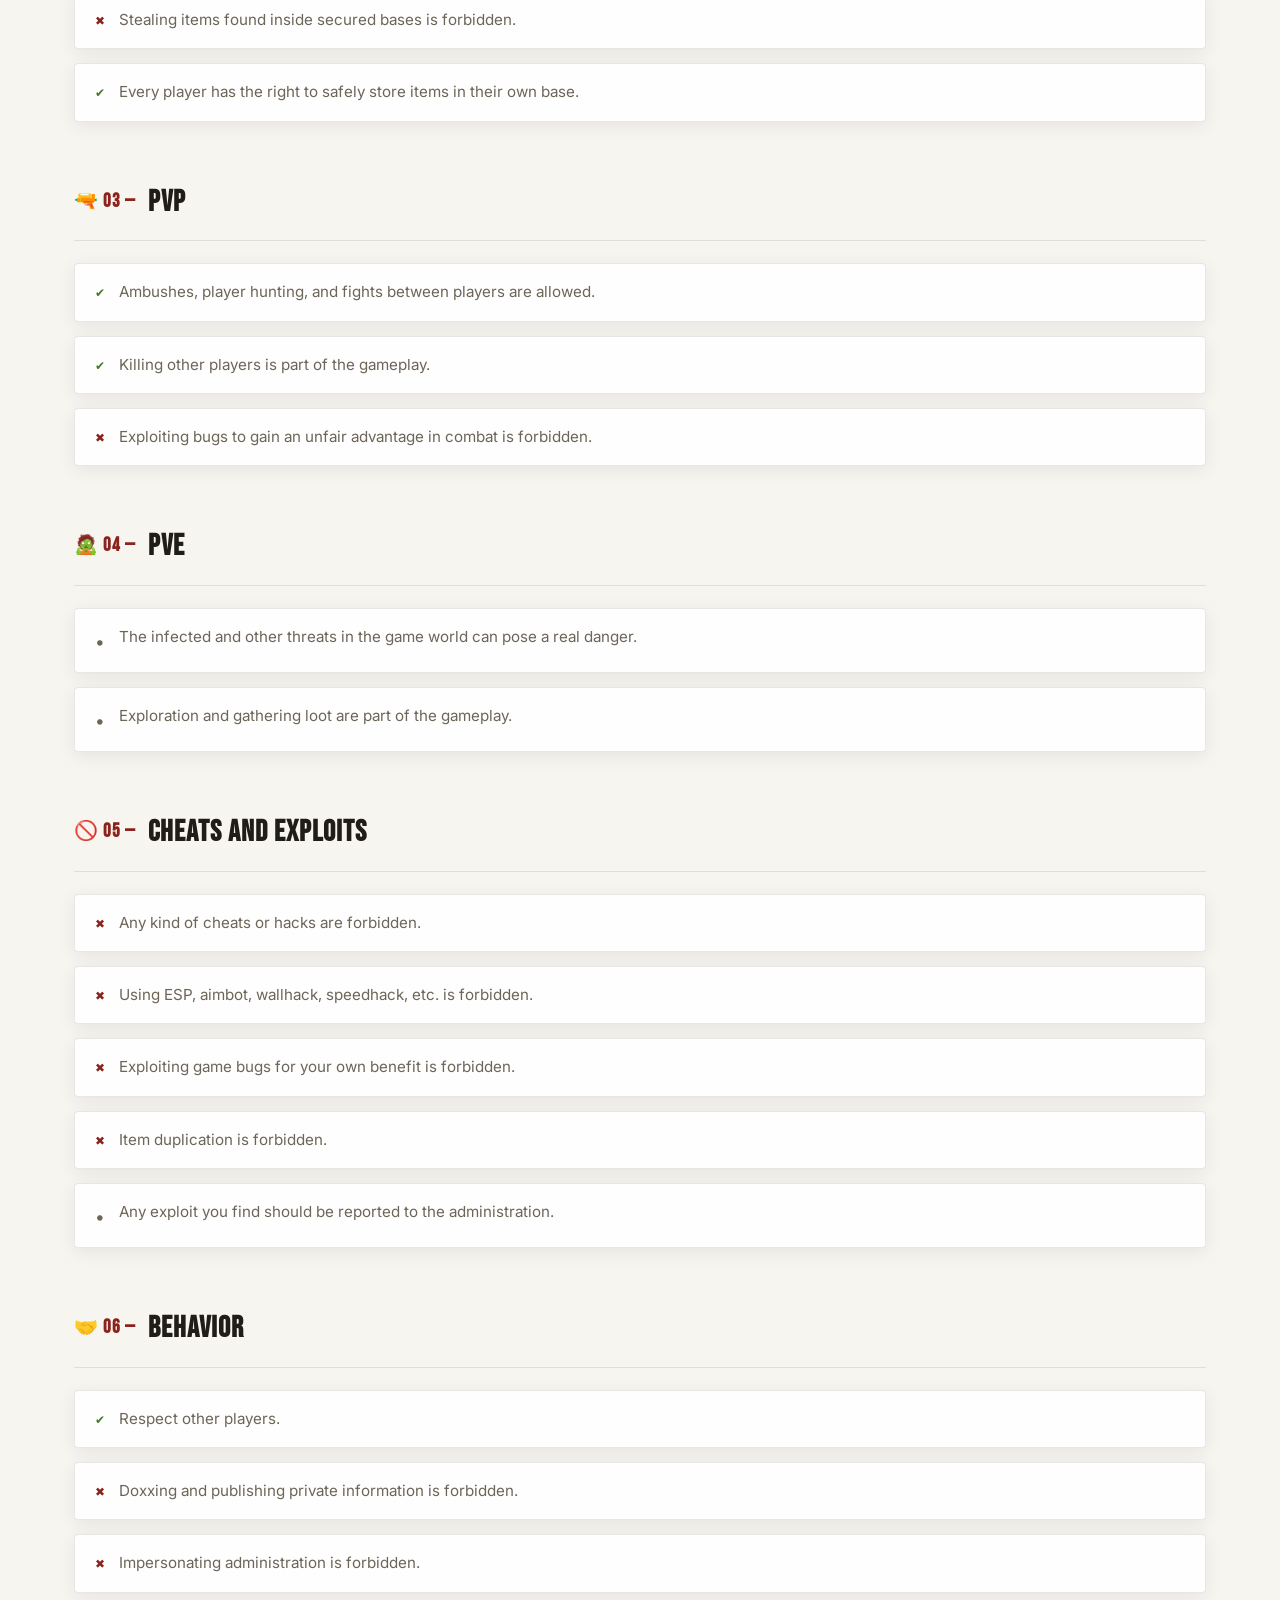
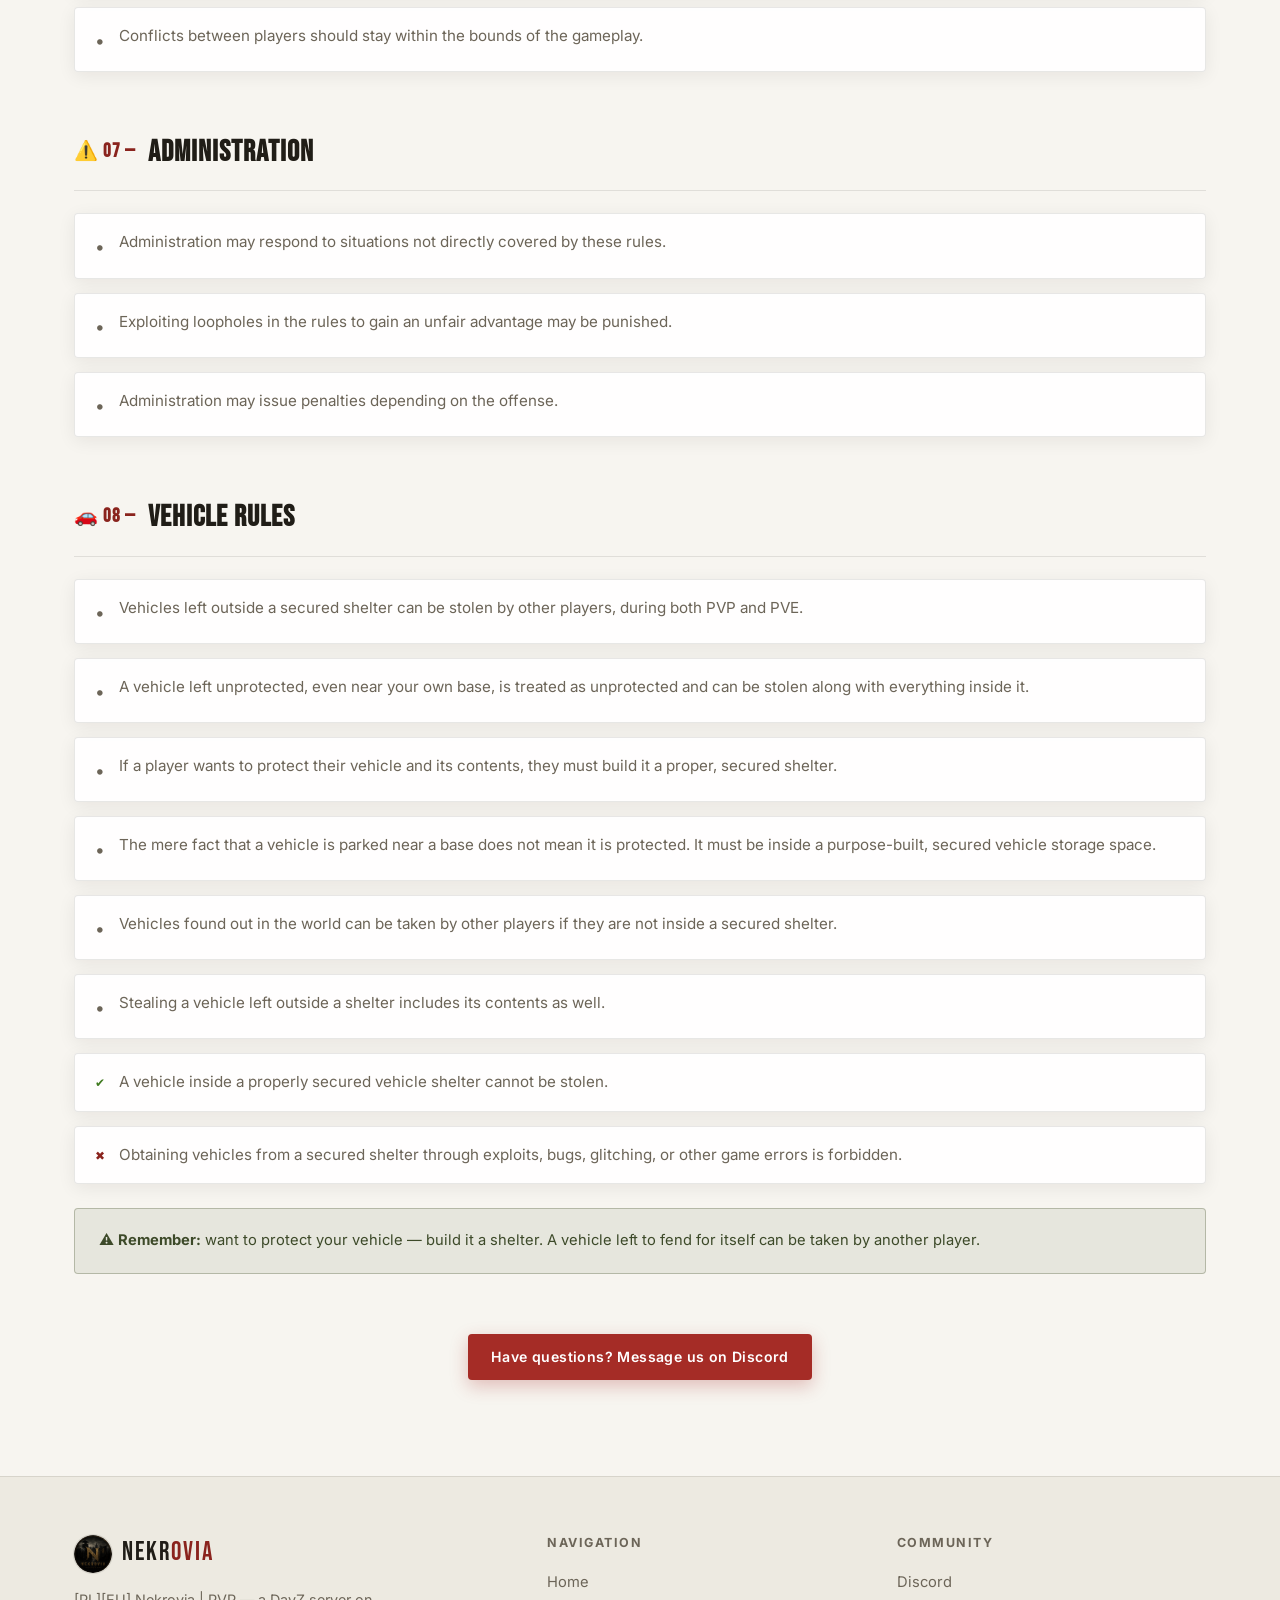
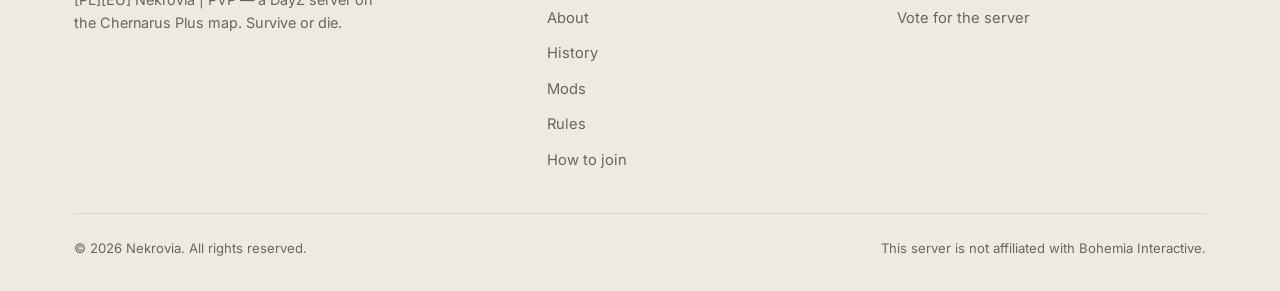
<file: en/rules.html>
<!DOCTYPE html>
<html lang="en">
<head>
<meta charset="UTF-8" />
<meta name="viewport" content="width=device-width, initial-scale=1.0" />
<title>Rules | Nekrovia</title>
<meta name="description" content="Nekrovia DayZ PVP/PVE server rules — general rules, bases, PVP, PVE, cheating, behavior, and vehicles." />
<meta name="keywords" content="dayz, dayz server, server, dayz server rules, dayz pvp, dayz pve, nekrovia, nekrovia server, dayz noraid, dayz anticheat, dayz vehicles, dayz bases, dayz eu server, dayz serwer, zasady serwera dayz, regulamin dayz, dayz polska, najlepszy serwer, best server, top dayz servers, dayz chernarus" />
<link rel="canonical" href="https://nekrovia.pl/en/rules.html" />
<link rel="alternate" hreflang="en" href="https://nekrovia.pl/en/rules.html" />
<link rel="alternate" hreflang="pl" href="https://nekrovia.pl/zasady.html" />
<link rel="alternate" hreflang="x-default" href="https://nekrovia.pl/zasady.html" />
<meta property="og:type" content="website" />
<meta property="og:title" content="Rules | Nekrovia" />
<meta property="og:description" content="Nekrovia DayZ PVP/PVE server rules — general rules, bases, PVP, PVE, cheating, behavior, and vehicles." />
<meta property="og:url" content="https://nekrovia.pl/en/rules.html" />
<meta property="og:image" content="https://nekrovia.pl/images/800x300.png?v=2" />
<meta property="og:locale" content="en_US" />
<meta name="twitter:card" content="summary_large_image" />
<meta name="twitter:title" content="Rules | Nekrovia" />
<meta name="twitter:description" content="Nekrovia DayZ PVP/PVE server rules — general rules, bases, PVP, PVE, cheating, behavior, and vehicles." />
<meta name="twitter:image" content="https://nekrovia.pl/images/800x300.png?v=2" />
<link rel="icon" href="../images/logo-200.png?v=2" />
<link rel="preconnect" href="https://fonts.googleapis.com">
<link rel="preconnect" href="https://fonts.gstatic.com" crossorigin>
<link href="https://fonts.googleapis.com/css2?family=Bebas+Neue&family=Inter:wght@400;500;600;700&display=swap" rel="stylesheet">
<link rel="stylesheet" href="../css/style.css?v=2" />
</head>
<body>

<header class="navbar" id="navbar">
  <div class="container navbar-inner">
    <a href="index.html" class="brand"><img src="../images/logo-200.png" alt="Nekrovia" class="brand-logo" /><span class="brand-text">NEKR<span>OVIA</span></span></a>
    <nav class="nav-links" id="navLinks">
      <a href="index.html">Home</a>
      <a href="about.html">About</a>
      <a href="history.html">History</a>
      <a href="mods.html">Mods</a>
      <a href="rules.html" class="active">Rules</a>
      <a href="join.html">How to join</a>
    </nav>
    <div class="nav-cta">
      <div class="lang-switch"><a href="../zasady.html">PL</a><a href="rules.html" class="active">EN</a></div>
      <a href="https://discord.gg/ZZDV2uquX" target="_blank" rel="noopener" class="btn btn-primary btn-sm">Discord</a>
    </div>
    <button class="nav-toggle" id="navToggle" aria-label="Menu">
      <span></span><span></span><span></span>
    </button>
  </div>
</header>

<section class="page-hero">
  <div class="container">
    <span class="eyebrow">Rules</span>
    <h1>Server Rules</h1>
    <p>Rules of the Nekrovia DayZ server — PVP and PVE. Read them before you start playing. Not knowing the rules does not exempt you from them.</p>
  </div>
</section>

<section>
  <div class="container">

    <div class="notice">
      ☠️ <b>Most important:</b> PVP • PVE • NO RAID — fighting other players is allowed, but bases are a protected zone.
      Don't raid other people's bases. Don't destroy other people's constructions. Don't exploit bugs.
      Survive. Build. Fight.
    </div>

    <nav class="rules-nav">
      <a href="#general">1. General rules</a>
      <a href="#bases">2. Bases</a>
      <a href="#pvp">3. PVP</a>
      <a href="#pve">4. PVE</a>
      <a href="#cheating">5. Cheats and exploits</a>
      <a href="#behavior">6. Behavior</a>
      <a href="#admin">7. Administration</a>
      <a href="#vehicles">8. Vehicles</a>
    </nav>

    <div class="rule-block" id="general">
      <h2><span class="num">⚔️ 01 —</span> General rules</h2>
      <ul class="rule-list allow">
        <li><b>PVP is allowed</b> — players may fight each other.</li>
        <li><b>Stealing items outside of bases is allowed.</b></li>
      </ul>
      <ul class="rule-list info" style="margin-top:14px;">
        <li>The server combines PVP and PVE gameplay.</li>
        <li>Each player is responsible for the safety of their own gear.</li>
        <li>Administration is not responsible for items lost during gameplay.</li>
      </ul>
    </div>

    <div class="rule-block" id="bases">
      <h2><span class="num">🏠 02 —</span> Bases</h2>
      <ul class="rule-list">
        <li><b>Base raiding is forbidden.</b></li>
        <li>Destroying constructions belonging to other players is forbidden.</li>
        <li>Opening, destroying, or bypassing the security of other players' bases is forbidden.</li>
        <li>Exploiting bugs and glitches to get into another player's base is forbidden.</li>
        <li>Stealing items found inside secured bases is forbidden.</li>
      </ul>
      <ul class="rule-list allow" style="margin-top:14px;">
        <li>Every player has the right to safely store items in their own base.</li>
      </ul>
    </div>

    <div class="rule-block" id="pvp">
      <h2><span class="num">🔫 03 —</span> PVP</h2>
      <ul class="rule-list allow">
        <li>Ambushes, player hunting, and fights between players are allowed.</li>
        <li>Killing other players is part of the gameplay.</li>
      </ul>
      <ul class="rule-list" style="margin-top:14px;">
        <li>Exploiting bugs to gain an unfair advantage in combat is forbidden.</li>
      </ul>
    </div>

    <div class="rule-block" id="pve">
      <h2><span class="num">🧟 04 —</span> PVE</h2>
      <ul class="rule-list info">
        <li>The infected and other threats in the game world can pose a real danger.</li>
        <li>Exploration and gathering loot are part of the gameplay.</li>
      </ul>
    </div>

    <div class="rule-block" id="cheating">
      <h2><span class="num">🚫 05 —</span> Cheats and exploits</h2>
      <ul class="rule-list">
        <li>Any kind of cheats or hacks are forbidden.</li>
        <li>Using ESP, aimbot, wallhack, speedhack, etc. is forbidden.</li>
        <li>Exploiting game bugs for your own benefit is forbidden.</li>
        <li>Item duplication is forbidden.</li>
      </ul>
      <ul class="rule-list info" style="margin-top:14px;">
        <li>Any exploit you find should be reported to the administration.</li>
      </ul>
    </div>

    <div class="rule-block" id="behavior">
      <h2><span class="num">🤝 06 —</span> Behavior</h2>
      <ul class="rule-list allow">
        <li>Respect other players.</li>
      </ul>
      <ul class="rule-list" style="margin-top:14px;">
        <li>Doxxing and publishing private information is forbidden.</li>
        <li>Impersonating administration is forbidden.</li>
      </ul>
      <ul class="rule-list info" style="margin-top:14px;">
        <li>Conflicts between players should stay within the bounds of the gameplay.</li>
      </ul>
    </div>

    <div class="rule-block" id="admin">
      <h2><span class="num">⚠️ 07 —</span> Administration</h2>
      <ul class="rule-list info">
        <li>Administration may respond to situations not directly covered by these rules.</li>
        <li>Exploiting loopholes in the rules to gain an unfair advantage may be punished.</li>
        <li>Administration may issue penalties depending on the offense.</li>
      </ul>
    </div>

    <div class="rule-block" id="vehicles">
      <h2><span class="num">🚗 08 —</span> Vehicle rules</h2>
      <ul class="rule-list info">
        <li>Vehicles left outside a secured shelter can be stolen by other players, during both PVP and PVE.</li>
        <li>A vehicle left unprotected, even near your own base, is treated as unprotected and can be stolen along with everything inside it.</li>
        <li>If a player wants to protect their vehicle and its contents, they must build it a proper, secured shelter.</li>
        <li>The mere fact that a vehicle is parked near a base does not mean it is protected. It must be inside a purpose-built, secured vehicle storage space.</li>
        <li>Vehicles found out in the world can be taken by other players if they are not inside a secured shelter.</li>
        <li>Stealing a vehicle left outside a shelter includes its contents as well.</li>
      </ul>
      <ul class="rule-list allow" style="margin-top:14px;">
        <li>A vehicle inside a properly secured vehicle shelter cannot be stolen.</li>
      </ul>
      <ul class="rule-list" style="margin-top:14px;">
        <li>Obtaining vehicles from a secured shelter through exploits, bugs, glitching, or other game errors is forbidden.</li>
      </ul>
      <div class="notice" style="margin-top:24px; margin-bottom:0;">
        ⚠️ <b>Remember:</b> want to protect your vehicle — build it a shelter. A vehicle left to fend for itself can be taken by another player.
      </div>
    </div>

    <div style="text-align:center; margin-top:60px;">
      <a href="https://discord.gg/ZZDV2uquX" target="_blank" rel="noopener" class="btn btn-primary">Have questions? Message us on Discord</a>
    </div>

  </div>
</section>

<footer>
  <div class="container">
    <div class="footer-grid">
      <div class="footer-brand">
        <a href="index.html" class="brand"><img src="../images/logo-200.png" alt="Nekrovia" class="brand-logo" /><span class="brand-text">NEKR<span>OVIA</span></span></a>
        <p>[PL][EU] Nekrovia | PVP — a DayZ server on the Chernarus Plus map. Survive or die.</p>
      </div>
      <div class="footer-col">
        <h4>Navigation</h4>
        <ul>
          <li><a href="index.html">Home</a></li>
          <li><a href="about.html">About</a></li>
          <li><a href="history.html">History</a></li>
          <li><a href="mods.html">Mods</a></li>
          <li><a href="rules.html">Rules</a></li>
          <li><a href="join.html">How to join</a></li>
        </ul>
      </div>
      <div class="footer-col">
        <h4>Community</h4>
        <ul>
          <li><a href="https://discord.gg/ZZDV2uquX" target="_blank" rel="noopener">Discord</a></li>
          <li><a href="https://trackyserver.com/server/3524642" target="_blank" rel="noopener">Vote for the server</a></li>
        </ul>
      </div>
    </div>
    <div class="footer-bottom">
      <span>© 2026 Nekrovia. All rights reserved.</span>
      <span>This server is not affiliated with Bohemia Interactive.</span>
    </div>
  </div>
</footer>

<script src="../js/script.js"></script>
</body>
</html>
</file>
<file: css/style.css>
:root {
  --bg: #f7f5f0;
  --bg-soft: #edeae1;
  --bg-panel: rgba(255, 255, 255, 0.90);
  --bg-panel-light: rgba(255, 255, 255, 0.62);
  --bg-panel-solid: #ffffff;
  --border: rgba(24, 20, 14, 0.10);
  --text: #201d17;
  --text-dim: #6c6558;
  --accent: #a52c26;
  --accent-light: #8a231d;
  --accent-dim: rgba(165, 44, 38, 0.08);
  --olive: #57623f;
  --olive-dim: rgba(87, 98, 63, 0.10);
  --radius: 4px;
  --shadow: 0 16px 40px rgba(24, 20, 14, 0.12);
  --shadow-sm: 0 4px 18px rgba(24, 20, 14, 0.07);
  --hero-text: #f7f3e8;
  --hero-text-dim: #dcd6c6;
  --hero-accent: #ff7a68;
  --font-head: "Bebas Neue", "Oswald", sans-serif;
  --font-body: "Inter", "Segoe UI", sans-serif;
}

* {
  box-sizing: border-box;
  margin: 0;
  padding: 0;
}

html {
  scroll-behavior: smooth;
  overflow-x: hidden;
}

body {
  background-color: var(--bg);
  background-image:
    linear-gradient(180deg, rgba(247, 245, 240, 0.88) 0%, rgba(247, 245, 240, 0.94) 45%, rgba(247, 245, 240, 0.97) 100%),
    url("../images/bg-dayz.jpg");
  background-repeat: no-repeat, no-repeat;
  background-position: center top, center 15%;
  background-size: cover, cover;
  background-attachment: fixed, fixed;
  color: var(--text);
  font-family: var(--font-body);
  line-height: 1.6;
  min-height: 100vh;
  overflow-x: hidden;
  width: 100%;
}

@media (max-width: 720px) {
  body {
    background-attachment: scroll, scroll;
  }
}

img {
  max-width: 100%;
  display: block;
}

a {
  color: inherit;
  text-decoration: none;
}

ul {
  list-style: none;
}

.container {
  max-width: 1180px;
  margin: 0 auto;
  padding: 0 24px;
}

.navbar {
  position: sticky;
  top: 0;
  z-index: 500;
  background: rgba(247, 245, 240, 0.86);
  backdrop-filter: blur(10px);
  border-bottom: 1px solid var(--border);
}

.navbar-inner {
  display: flex;
  align-items: center;
  justify-content: space-between;
  height: 72px;
}

.brand {
  display: flex;
  align-items: center;
  gap: 10px;
  font-family: var(--font-head);
  font-size: 1.6rem;
  letter-spacing: 2px;
  color: var(--text);
}

.brand-logo {
  width: 38px;
  height: 38px;
  border-radius: 50%;
  object-fit: cover;
  flex: none;
  box-shadow: 0 0 0 1px var(--border);
}

.brand-text span {
  color: var(--accent-light);
}

.brand .tag {
  font-family: var(--font-body);
  font-size: 0.65rem;
  letter-spacing: 1.5px;
  color: var(--text-dim);
  background: var(--bg-panel-light);
  border: 1px solid var(--border);
  padding: 2px 8px;
  border-radius: 3px;
  text-transform: uppercase;
}

.nav-links {
  display: flex;
  align-items: center;
  gap: 32px;
  font-size: 0.92rem;
  font-weight: 500;
  letter-spacing: 0.3px;
}

@media (max-width: 1300px) {
  .nav-links {
    gap: 18px;
    font-size: 0.86rem;
  }
}

.nav-links a {
  color: var(--text-dim);
  position: relative;
  padding: 6px 0;
  transition: color 0.2s ease;
}

.nav-links a:hover,
.nav-links a.active {
  color: var(--text);
}

.nav-links a.active::after {
  content: "";
  position: absolute;
  left: 0;
  right: 0;
  bottom: -2px;
  height: 2px;
  background: var(--accent);
}

.nav-cta {
  display: flex;
  align-items: center;
  gap: 10px;
}

.lang-switch {
  display: flex;
  align-items: center;
  gap: 2px;
  background: var(--bg-panel-light);
  border: 1px solid var(--border);
  border-radius: 20px;
  padding: 3px;
}

.lang-switch a {
  padding: 5px 11px;
  font-size: 0.76rem;
  font-weight: 700;
  letter-spacing: 0.5px;
  color: var(--text-dim);
  border-radius: 16px;
  transition: all 0.15s ease;
}

.lang-switch a.active {
  background: var(--accent);
  color: #fff;
}

.lang-switch a:hover:not(.active) {
  color: var(--text);
}

.nav-toggle {
  display: none;
  flex-direction: column;
  gap: 5px;
  background: none;
  border: none;
  cursor: pointer;
  padding: 8px;
}

.nav-toggle span {
  width: 24px;
  height: 2px;
  background: var(--text);
}

.btn {
  display: inline-flex;
  align-items: center;
  gap: 8px;
  padding: 11px 22px;
  border-radius: var(--radius);
  font-weight: 600;
  font-size: 0.88rem;
  letter-spacing: 0.4px;
  border: 1px solid transparent;
  cursor: pointer;
  transition: all 0.2s ease;
  white-space: nowrap;
}

.btn-primary {
  background: var(--accent);
  color: #fff;
  box-shadow: 0 6px 18px rgba(165, 44, 38, 0.28);
}

.btn-primary:hover {
  background: var(--accent-light);
  transform: translateY(-1px);
}

.btn-outline {
  background: rgba(255, 255, 255, 0.6);
  color: var(--text);
  border-color: var(--border);
}

.btn-outline:hover {
  border-color: var(--text-dim);
  background: rgba(255, 255, 255, 0.85);
}

.btn-olive {
  background: var(--olive);
  color: #fff;
  box-shadow: 0 6px 18px rgba(87, 98, 63, 0.25);
}

.btn-olive:hover {
  background: #46512f;
  transform: translateY(-1px);
}

.btn-sm {
  padding: 8px 14px;
  font-size: 0.8rem;
}

.hero {
  position: relative;
  min-height: 92vh;
  display: flex;
  align-items: flex-end;
  background-image: linear-gradient(180deg, rgba(8, 7, 5, 0.15) 0%, rgba(8, 7, 5, 0.45) 40%, rgba(8, 7, 5, 0.82) 70%, rgba(8, 7, 5, 0.93) 92%, var(--bg) 100%),
    url("../images/bg-dayz.jpg");
  background-size: cover;
  background-position: center 15%;
  border-bottom: 1px solid var(--border);
}

.hero-inner {
  width: 100%;
  padding-bottom: 64px;
}

.hero-eyebrow {
  display: inline-flex;
  align-items: center;
  gap: 8px;
  font-size: 0.78rem;
  letter-spacing: 2px;
  text-transform: uppercase;
  color: var(--hero-accent);
  margin-bottom: 18px;
}

.hero-eyebrow::before {
  content: "";
  width: 8px;
  height: 8px;
  border-radius: 50%;
  background: #4caf50;
  box-shadow: 0 0 8px #4caf50;
}

.hero h1 {
  font-family: var(--font-head);
  font-size: clamp(3.2rem, 9vw, 7rem);
  letter-spacing: 4px;
  line-height: 0.95;
  color: var(--hero-text);
  text-shadow: 0 4px 30px rgba(0, 0, 0, 0.6);
}

.hero h1 span {
  color: var(--hero-accent);
}

.hero-sub {
  margin-top: 14px;
  font-size: 1.1rem;
  color: var(--hero-text-dim);
  max-width: 560px;
}

.hero-actions {
  display: flex;
  flex-wrap: wrap;
  gap: 14px;
  margin-top: 34px;
}

.status-bar {
  margin-top: 46px;
  background: var(--bg-panel);
  border: 1px solid var(--border);
  border-radius: var(--radius);
  backdrop-filter: blur(6px);
  box-shadow: var(--shadow);
  display: grid;
  grid-template-columns: repeat(4, 1fr) auto;
  overflow: hidden;
}

.status-item {
  padding: 18px 22px;
  border-right: 1px solid var(--border);
}

.status-item:last-child {
  border-right: none;
}

.status-label {
  font-size: 0.68rem;
  letter-spacing: 1.5px;
  text-transform: uppercase;
  color: var(--text-dim);
  margin-bottom: 6px;
}

.status-item .live-status-banner {
  display: block;
  max-width: 190px;
  width: 100%;
  height: auto;
  border-radius: 3px;
  margin-top: 4px;
}

.status-value {
  font-size: 1.02rem;
  font-weight: 600;
  color: var(--text);
  display: flex;
  align-items: center;
  gap: 8px;
}

.status-ip {
  display: flex;
  align-items: center;
  gap: 10px;
  padding: 14px 18px;
}

.copy-btn {
  background: var(--accent-dim);
  border: 1px solid rgba(165, 44, 38, 0.3);
  color: var(--accent-light);
  padding: 8px 14px;
  border-radius: var(--radius);
  font-size: 0.78rem;
  font-weight: 600;
  cursor: pointer;
  transition: all 0.15s ease;
  white-space: nowrap;
}

.copy-btn:hover {
  background: rgba(165, 44, 38, 0.16);
}

.copy-btn.copied {
  background: var(--olive-dim);
  color: #3f5c28;
  border-color: rgba(87, 98, 63, 0.4);
}

section {
  padding: 96px 0;
}

.section-head {
  max-width: 640px;
  margin-bottom: 56px;
}

.eyebrow {
  font-size: 0.78rem;
  letter-spacing: 2px;
  text-transform: uppercase;
  color: var(--accent-light);
  margin-bottom: 12px;
  display: block;
}

.section-head h2 {
  font-family: var(--font-head);
  font-size: clamp(2.2rem, 4vw, 3.2rem);
  letter-spacing: 1.5px;
  color: var(--text);
  margin-bottom: 14px;
}

.section-head p {
  color: var(--text-dim);
  font-size: 1.02rem;
}

.section-head.center {
  margin-left: auto;
  margin-right: auto;
  text-align: center;
}

.tags-strip {
  padding: 40px 0;
  border-top: 1px solid var(--border);
  border-bottom: 1px solid var(--border);
  background: rgba(255, 255, 255, 0.35);
}

.tags-grid {
  display: grid;
  grid-template-columns: repeat(4, 1fr);
  gap: 18px;
}

.tag-card {
  background: var(--bg-panel);
  border: 1px solid var(--border);
  border-radius: var(--radius);
  padding: 22px;
  box-shadow: var(--shadow-sm);
}

.tag-card .badge {
  display: inline-block;
  font-family: var(--font-head);
  font-size: 1.1rem;
  letter-spacing: 1px;
  color: var(--accent-light);
  border: 1px solid rgba(165, 44, 38, 0.3);
  background: var(--accent-dim);
  padding: 4px 12px;
  border-radius: 3px;
  margin-bottom: 12px;
}

.tag-card p {
  color: var(--text-dim);
  font-size: 0.92rem;
}

.card-grid {
  display: grid;
  grid-template-columns: repeat(3, 1fr);
  gap: 24px;
}

.card {
  background: var(--bg-panel);
  border: 1px solid var(--border);
  border-radius: var(--radius);
  padding: 30px;
  box-shadow: var(--shadow-sm);
  transition: border-color 0.2s ease, transform 0.2s ease, box-shadow 0.2s ease;
}

.card:hover {
  border-color: rgba(165, 44, 38, 0.35);
  transform: translateY(-3px);
  box-shadow: var(--shadow);
}

.card .icon {
  width: 42px;
  height: 42px;
  border-radius: 8px;
  background: var(--accent-dim);
  color: var(--accent-light);
  display: flex;
  align-items: center;
  justify-content: center;
  font-family: var(--font-head);
  font-size: 1.3rem;
  margin-bottom: 18px;
}

.card h3 {
  font-family: var(--font-head);
  font-size: 1.4rem;
  letter-spacing: 1px;
  margin-bottom: 10px;
}

.card p {
  color: var(--text-dim);
  font-size: 0.94rem;
}

.cta-banner {
  background: linear-gradient(120deg, rgba(165, 44, 38, 0.10), rgba(87, 98, 63, 0.08)), var(--bg-panel);
  border: 1px solid var(--border);
  border-radius: 8px;
  padding: 56px;
  display: flex;
  align-items: center;
  justify-content: space-between;
  gap: 32px;
  flex-wrap: wrap;
  box-shadow: var(--shadow-sm);
}

.cta-banner h2 {
  font-family: var(--font-head);
  font-size: 2.2rem;
  letter-spacing: 1px;
  margin-bottom: 8px;
}

.cta-banner p {
  color: var(--text-dim);
}

.cta-actions {
  display: flex;
  gap: 14px;
  flex-wrap: wrap;
}

.steps {
  display: flex;
  flex-direction: column;
  gap: 0;
}

.step {
  display: flex;
  gap: 26px;
  padding: 30px 0;
  border-bottom: 1px solid var(--border);
}

.step:last-child {
  border-bottom: none;
}

.step-num {
  flex: none;
  width: 52px;
  height: 52px;
  border-radius: 50%;
  border: 1px solid var(--border);
  background: var(--bg-panel);
  box-shadow: var(--shadow-sm);
  display: flex;
  align-items: center;
  justify-content: center;
  font-family: var(--font-head);
  font-size: 1.4rem;
  color: var(--accent-light);
}

.step-content {
  min-width: 0;
}

.step-content h3 {
  font-family: var(--font-head);
  font-size: 1.35rem;
  letter-spacing: 0.5px;
  margin-bottom: 8px;
}

.step-content p {
  color: var(--text-dim);
}

.step-content code {
  background: var(--bg-panel-light);
  border: 1px solid var(--border);
  padding: 3px 8px;
  border-radius: 3px;
  font-size: 0.88rem;
  color: var(--accent-light);
}

.rules-nav {
  display: flex;
  flex-wrap: wrap;
  gap: 10px;
  margin-bottom: 50px;
}

.rules-nav a {
  font-size: 0.85rem;
  padding: 8px 16px;
  border: 1px solid var(--border);
  border-radius: 20px;
  color: var(--text-dim);
  background: rgba(255, 255, 255, 0.5);
}

.rules-nav a:hover {
  border-color: var(--accent);
  color: var(--text);
}

.rule-block {
  margin-bottom: 56px;
  scroll-margin-top: 100px;
}

.rule-block h2 {
  font-family: var(--font-head);
  font-size: 1.9rem;
  letter-spacing: 1px;
  color: var(--text);
  margin-bottom: 22px;
  padding-bottom: 14px;
  border-bottom: 1px solid var(--border);
  display: flex;
  align-items: center;
  gap: 12px;
}

.rule-block h2 .num {
  color: var(--accent-light);
  font-size: 1.2rem;
}

.rule-list {
  display: flex;
  flex-direction: column;
  gap: 14px;
}

.rule-list li {
  display: flex;
  gap: 14px;
  padding: 16px 20px;
  background: var(--bg-panel);
  border: 1px solid var(--border);
  border-radius: var(--radius);
  color: var(--text-dim);
  font-size: 0.95rem;
  box-shadow: var(--shadow-sm);
}

.rule-list li b {
  color: var(--text);
}

.rule-list li::before {
  content: "\2716";
  flex: none;
  color: var(--accent-light);
  font-size: 0.75rem;
  margin-top: 3px;
}

.rule-list.allow li::before {
  content: "\2714";
  color: #3f7a1f;
}

.rule-list.info li::before {
  content: "\2022";
  color: var(--text-dim);
  font-size: 1.1rem;
}

.notice {
  background: var(--olive-dim);
  border: 1px solid rgba(87, 98, 63, 0.35);
  border-radius: var(--radius);
  padding: 20px 24px;
  color: #3d4a29;
  font-size: 0.92rem;
  margin-bottom: 40px;
}

.page-hero {
  padding: 70px 0 50px;
  border-bottom: 1px solid var(--border);
  background: linear-gradient(180deg, rgba(165, 44, 38, 0.06), transparent);
}

.page-hero .eyebrow {
  margin-bottom: 10px;
}

.page-hero h1 {
  font-family: var(--font-head);
  font-size: clamp(2.6rem, 5vw, 4rem);
  letter-spacing: 1.5px;
}

.page-hero p {
  color: var(--text-dim);
  margin-top: 14px;
  max-width: 600px;
}

.vote-box {
  display: flex;
  align-items: center;
  gap: 18px;
  background: var(--bg-panel);
  border: 1px solid var(--border);
  border-radius: var(--radius);
  padding: 20px 26px;
  box-shadow: var(--shadow-sm);
}

.vote-box img {
  border-radius: 3px;
}

.vote-box .vote-text b {
  display: block;
  font-family: var(--font-head);
  font-size: 1.2rem;
  letter-spacing: 0.5px;
  margin-bottom: 4px;
}

.vote-box .vote-text span {
  color: var(--text-dim);
  font-size: 0.88rem;
}

.video-wrap {
  position: relative;
  width: 100%;
  padding-top: 56.25%;
  border-radius: 6px;
  overflow: hidden;
  border: 1px solid var(--border);
  background: var(--bg-panel);
  box-shadow: var(--shadow);
}

.video-wrap iframe {
  position: absolute;
  inset: 0;
  width: 100%;
  height: 100%;
  border: 0;
}

.video-thumb {
  position: absolute;
  inset: 0;
  width: 100%;
  height: 100%;
  object-fit: cover;
}

.video-play {
  position: absolute;
  inset: 0;
  margin: auto;
  width: 74px;
  height: 74px;
  border-radius: 50%;
  background: rgba(165, 44, 38, 0.92);
  border: 2px solid rgba(255, 255, 255, 0.85);
  color: #fff;
  font-size: 1.6rem;
  cursor: pointer;
  display: flex;
  align-items: center;
  justify-content: center;
  padding-left: 4px;
  transition: all 0.2s ease;
}

.video-play:hover {
  background: var(--accent-light);
  transform: scale(1.08);
}

.badge-row {
  display: flex;
  gap: 8px;
  flex-wrap: wrap;
  margin-bottom: 18px;
}

.badge-row span {
  font-size: 0.72rem;
  letter-spacing: 1px;
  text-transform: uppercase;
  color: var(--accent-light);
  border: 1px solid rgba(165, 44, 38, 0.3);
  background: var(--accent-dim);
  padding: 4px 10px;
  border-radius: 3px;
}

.mod-browser {
  display: grid;
  grid-template-columns: 290px 1fr;
  gap: 32px;
  align-items: start;
}

.mod-list {
  display: flex;
  flex-direction: column;
  gap: 2px;
  position: sticky;
  top: 90px;
  background: var(--bg-panel);
  border: 1px solid var(--border);
  border-radius: var(--radius);
  padding: 10px;
  max-height: calc(100vh - 120px);
  overflow-y: auto;
  box-shadow: var(--shadow-sm);
  min-width: 0;
}

.mod-list-label {
  font-size: 0.68rem;
  letter-spacing: 1.5px;
  text-transform: uppercase;
  color: var(--text-dim);
  padding: 16px 12px 6px;
}

.mod-list-label:first-child {
  padding-top: 6px;
}

.mod-list-item {
  display: flex;
  align-items: center;
  gap: 10px;
  padding: 10px 12px;
  border-radius: 3px;
  background: transparent;
  border: 1px solid transparent;
  color: var(--text-dim);
  font-size: 0.9rem;
  font-weight: 500;
  cursor: pointer;
  text-align: left;
  width: 100%;
  transition: all 0.15s ease;
}

.mod-list-item .ico {
  font-size: 1.1rem;
  flex: none;
}

.mod-list-item:hover {
  background: rgba(165, 44, 38, 0.06);
  color: var(--text);
}

.mod-list-item.active {
  background: var(--accent-dim);
  border-color: rgba(165, 44, 38, 0.3);
  color: var(--text);
}

.mod-detail {
  min-height: 380px;
  min-width: 0;
}

.mod-panel {
  display: none;
  min-width: 0;
}

.mod-panel.active {
  display: block;
  animation: modFadeIn 0.25s ease;
}

@keyframes modFadeIn {
  from {
    opacity: 0;
    transform: translateY(6px);
  }
  to {
    opacity: 1;
    transform: translateY(0);
  }
}

.mod-panel h2 {
  font-family: var(--font-head);
  font-size: clamp(1.8rem, 3.5vw, 2.4rem);
  letter-spacing: 1px;
  margin-bottom: 16px;
}

.mod-panel p {
  color: var(--text-dim);
  margin-bottom: 14px;
  max-width: 640px;
}

.mod-visual {
  aspect-ratio: 16 / 9;
  max-width: 640px;
  display: flex;
  align-items: center;
  justify-content: center;
  font-size: 4.5rem;
  background: var(--bg-panel);
  border: 1px solid var(--border);
  border-radius: 6px;
  margin-bottom: 24px;
  box-shadow: var(--shadow-sm);
  overflow: hidden;
}

.mod-visual img {
  width: 100%;
  height: 100%;
  object-fit: cover;
}

.mod-panel .video-wrap {
  max-width: 720px;
  margin-bottom: 24px;
}

.mod-features-label {
  font-size: 0.78rem;
  letter-spacing: 1px;
  text-transform: uppercase;
  color: var(--text-dim);
  margin: 28px 0 14px;
  max-width: 640px;
}

.mod-features {
  display: grid;
  grid-template-columns: repeat(auto-fill, minmax(220px, 1fr));
  gap: 10px;
  max-width: 720px;
  margin-bottom: 24px;
}

.mod-feature {
  display: flex;
  align-items: flex-start;
  gap: 10px;
  padding: 12px 14px;
  background: var(--bg-panel-light);
  border: 1px solid var(--border);
  border-radius: 4px;
  min-width: 0;
}

.mod-feature > div {
  min-width: 0;
}

.mod-feature .ico {
  font-size: 1.2rem;
  flex: none;
  line-height: 1.3;
}

.mod-feature b {
  display: block;
  font-size: 0.86rem;
  color: var(--text);
  margin-bottom: 2px;
}

.mod-feature span {
  font-size: 0.78rem;
  color: var(--text-dim);
  line-height: 1.4;
}

@media (max-width: 900px) {
  .mod-browser {
    grid-template-columns: 1fr;
  }
  .mod-list {
    position: static;
    max-height: none;
  }
}

.mod-gallery-label {
  font-size: 0.78rem;
  letter-spacing: 1px;
  text-transform: uppercase;
  color: var(--text-dim);
  margin: 28px 0 14px;
  max-width: 720px;
}

.mod-panel .gallery-grid {
  max-width: 720px;
  margin-bottom: 24px;
}

.gallery-era {
  margin-bottom: 56px;
}

.gallery-era h3 {
  font-family: var(--font-head);
  font-size: 1.5rem;
  letter-spacing: 1px;
  color: var(--text);
  margin-bottom: 20px;
  padding-bottom: 12px;
  border-bottom: 1px solid var(--border);
}

.gallery-grid {
  display: grid;
  grid-template-columns: repeat(auto-fill, minmax(180px, 1fr));
  gap: 12px;
}

.gallery-item {
  position: relative;
  aspect-ratio: 16 / 9;
  border-radius: var(--radius);
  overflow: hidden;
  border: 1px solid var(--border);
  cursor: pointer;
  padding: 0;
  background: var(--bg-panel);
  box-shadow: var(--shadow-sm);
}

.gallery-item img {
  width: 100%;
  height: 100%;
  object-fit: cover;
  transition: transform 0.3s ease, filter 0.3s ease;
  filter: brightness(0.98);
}

.gallery-item:hover img {
  transform: scale(1.06);
  filter: brightness(1.03);
}

.gallery-item::after {
  content: "\2795";
  position: absolute;
  inset: 0;
  display: flex;
  align-items: center;
  justify-content: center;
  color: #fff;
  font-size: 1.2rem;
  background: rgba(0, 0, 0, 0.25);
  opacity: 0;
  transition: opacity 0.2s ease;
}

.gallery-item:hover::after {
  opacity: 1;
}

.lightbox {
  position: fixed;
  inset: 0;
  z-index: 1000;
  background: rgba(4, 3, 2, 0.94);
  display: none;
  align-items: center;
  justify-content: center;
  padding: 40px;
}

.lightbox.open {
  display: flex;
}

.lightbox img {
  max-width: 100%;
  max-height: 88vh;
  border-radius: 4px;
  box-shadow: var(--shadow);
}

.lightbox-close,
.lightbox-prev,
.lightbox-next {
  position: absolute;
  background: rgba(255, 255, 255, 0.92);
  border: 1px solid rgba(255, 255, 255, 0.2);
  color: #201d17;
  cursor: pointer;
  border-radius: 50%;
  width: 46px;
  height: 46px;
  font-size: 1.4rem;
  display: flex;
  align-items: center;
  justify-content: center;
  transition: all 0.15s ease;
}

.lightbox-close:hover,
.lightbox-prev:hover,
.lightbox-next:hover {
  background: #fff;
  color: var(--accent-light);
}

.lightbox-close {
  top: 24px;
  right: 24px;
}

.lightbox-prev {
  left: 24px;
  top: 50%;
  transform: translateY(-50%);
}

.lightbox-next {
  right: 24px;
  top: 50%;
  transform: translateY(-50%);
}

.lightbox-counter {
  position: absolute;
  bottom: 24px;
  left: 50%;
  transform: translateX(-50%);
  color: rgba(247, 245, 240, 0.75);
  font-size: 0.85rem;
  letter-spacing: 1px;
}

@media (max-width: 720px) {
  .gallery-grid {
    grid-template-columns: repeat(auto-fill, minmax(130px, 1fr));
  }
  .lightbox-prev,
  .lightbox-next {
    width: 38px;
    height: 38px;
    font-size: 1.1rem;
  }
}

footer {
  border-top: 1px solid var(--border);
  padding: 56px 0 32px;
  background: var(--bg-soft);
}

.footer-grid {
  display: grid;
  grid-template-columns: 1.4fr 1fr 1fr;
  gap: 40px;
  margin-bottom: 40px;
}

.footer-brand .brand {
  margin-bottom: 14px;
}

.footer-brand p {
  color: var(--text-dim);
  font-size: 0.9rem;
  max-width: 320px;
}

.footer-col h4 {
  font-size: 0.78rem;
  letter-spacing: 1.5px;
  text-transform: uppercase;
  color: var(--text-dim);
  margin-bottom: 16px;
}

.footer-col ul {
  display: flex;
  flex-direction: column;
  gap: 10px;
}

.footer-col a {
  color: var(--text-dim);
  font-size: 0.92rem;
}

.footer-col a:hover {
  color: var(--text);
}

.footer-bottom {
  display: flex;
  justify-content: space-between;
  align-items: center;
  padding-top: 24px;
  border-top: 1px solid var(--border);
  font-size: 0.82rem;
  color: var(--text-dim);
  flex-wrap: wrap;
  gap: 12px;
}

@media (max-width: 900px) {
  .status-bar {
    grid-template-columns: repeat(2, 1fr);
  }
  .status-ip {
    grid-column: 1 / -1;
    border-right: none;
    border-bottom: 1px solid var(--border);
  }
  .tags-grid,
  .card-grid {
    grid-template-columns: repeat(2, 1fr);
  }
  .footer-grid {
    grid-template-columns: 1fr 1fr;
  }
}

@media (max-width: 720px) {
  .nav-links,
  .nav-cta {
    position: fixed;
    top: 72px;
    left: 0;
    right: 0;
    background: rgba(247, 245, 240, 0.98);
    flex-direction: column;
    padding: 24px;
    border-bottom: 1px solid var(--border);
    transform: translateY(-120%);
    opacity: 0;
    transition: all 0.25s ease;
    z-index: 400;
  }
  .nav-cta {
    top: unset;
    bottom: 0;
    border-top: 1px solid var(--border);
    flex-direction: row;
  }
  .navbar.open .nav-links,
  .navbar.open .nav-cta {
    transform: translateY(0);
    opacity: 1;
  }
  .nav-toggle {
    display: flex;
  }
  .status-bar,
  .tags-grid,
  .card-grid,
  .footer-grid {
    grid-template-columns: 1fr;
  }
  .status-item {
    border-right: none;
    border-bottom: 1px solid var(--border);
  }
  .cta-banner {
    flex-direction: column;
    text-align: center;
    padding: 40px 26px;
  }
  .step {
    flex-direction: column;
    gap: 14px;
  }
}
</file>
